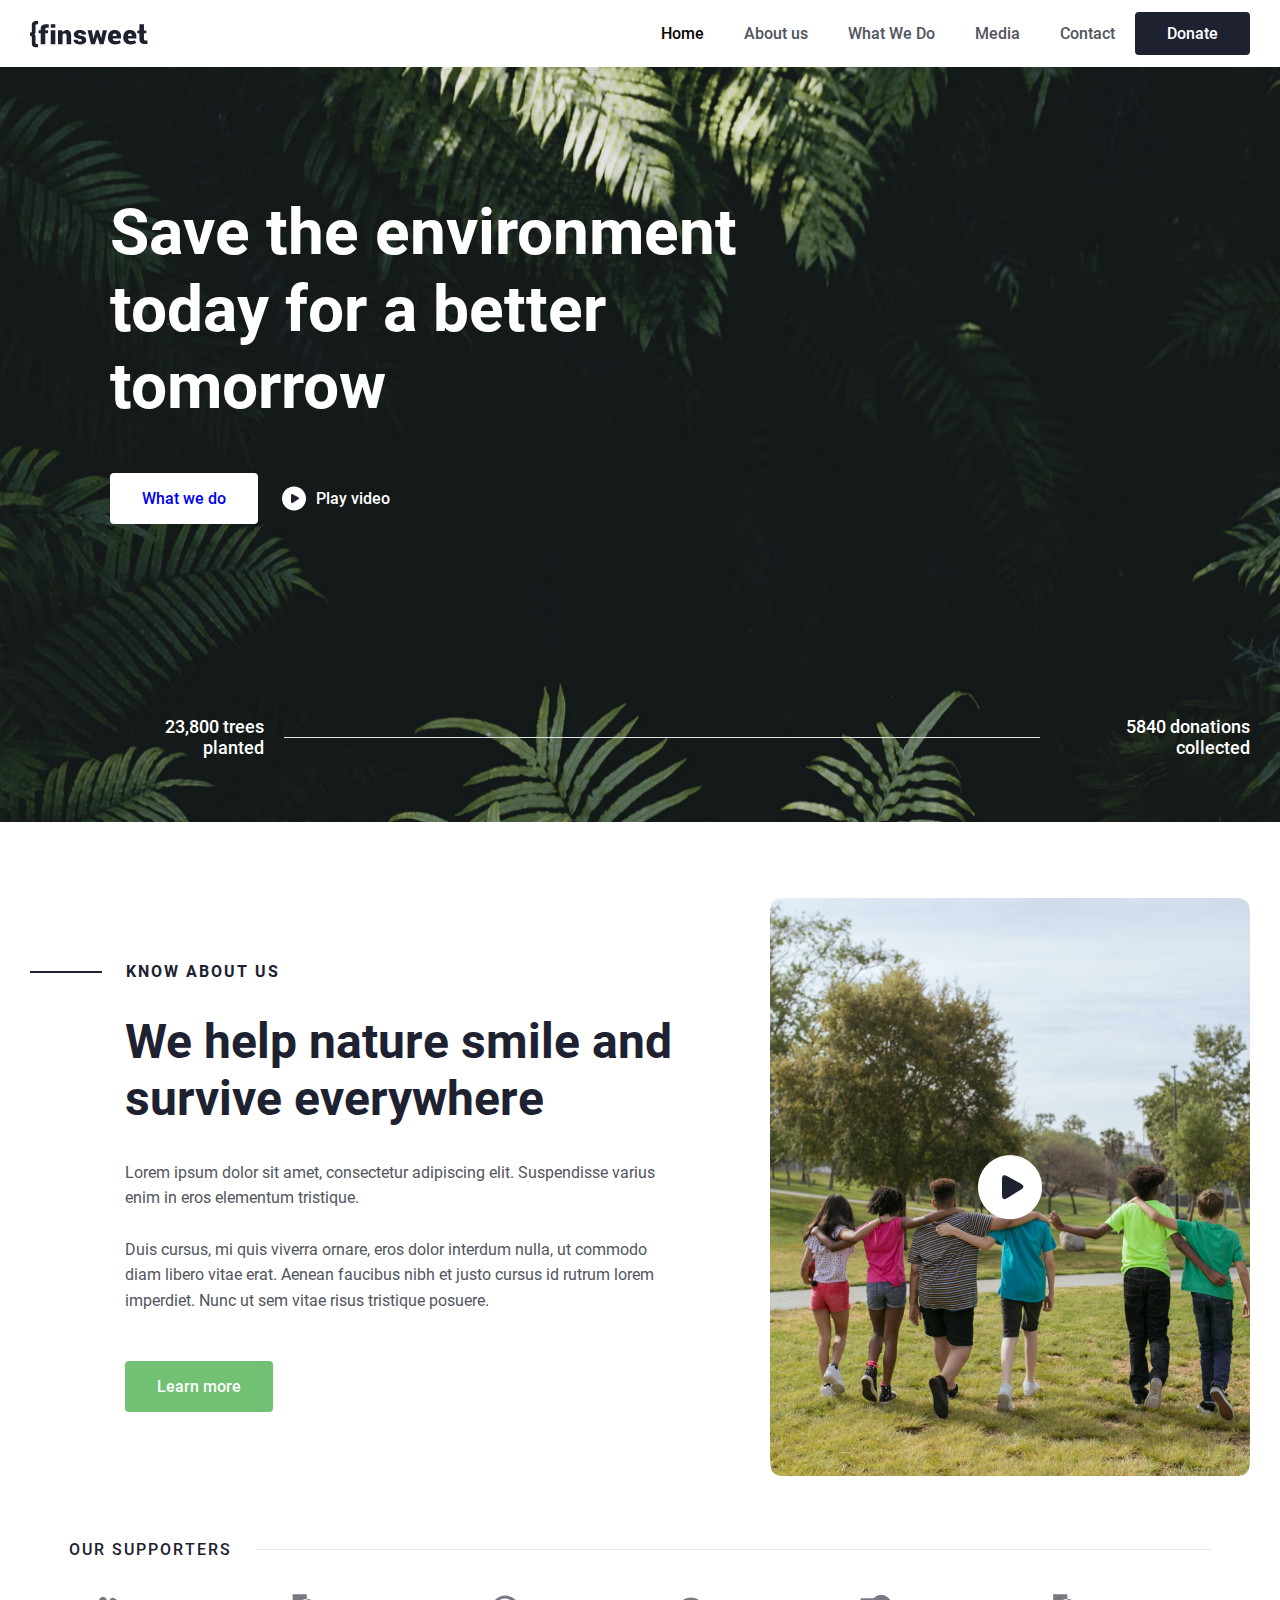
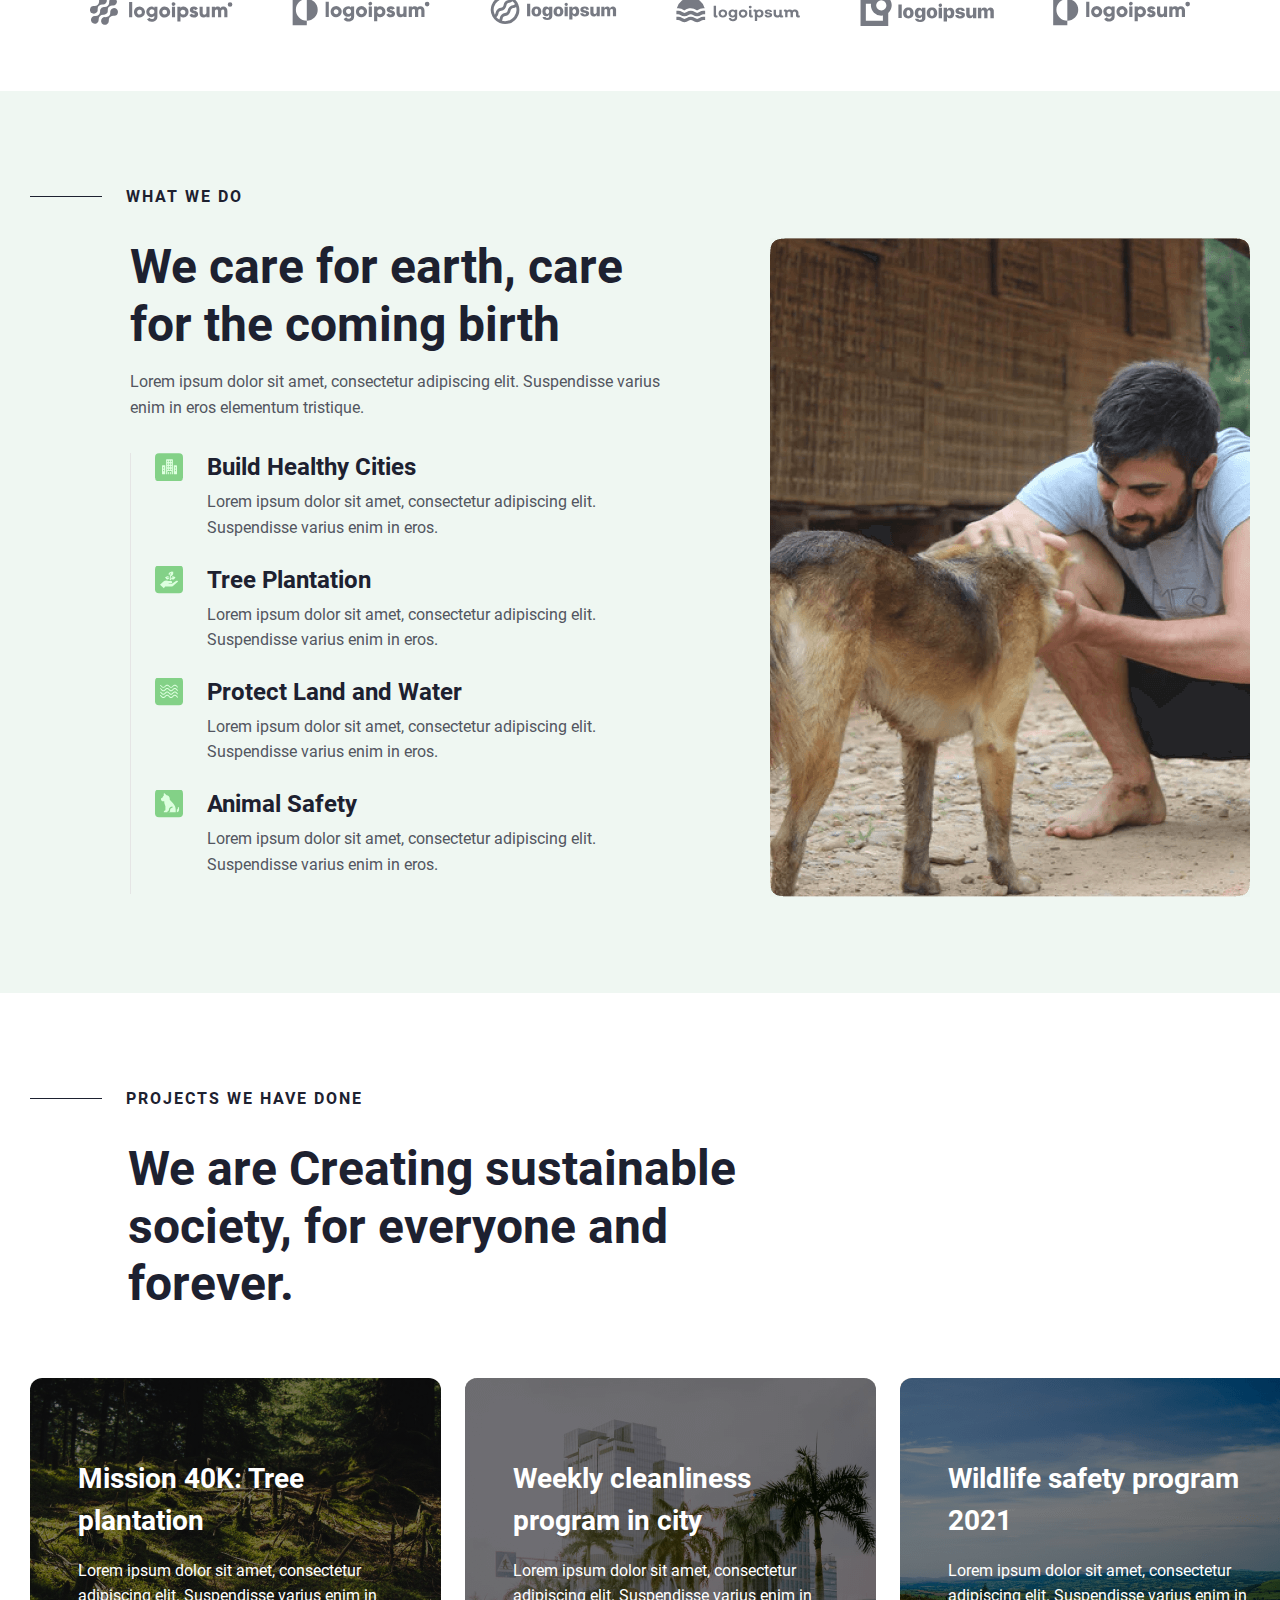
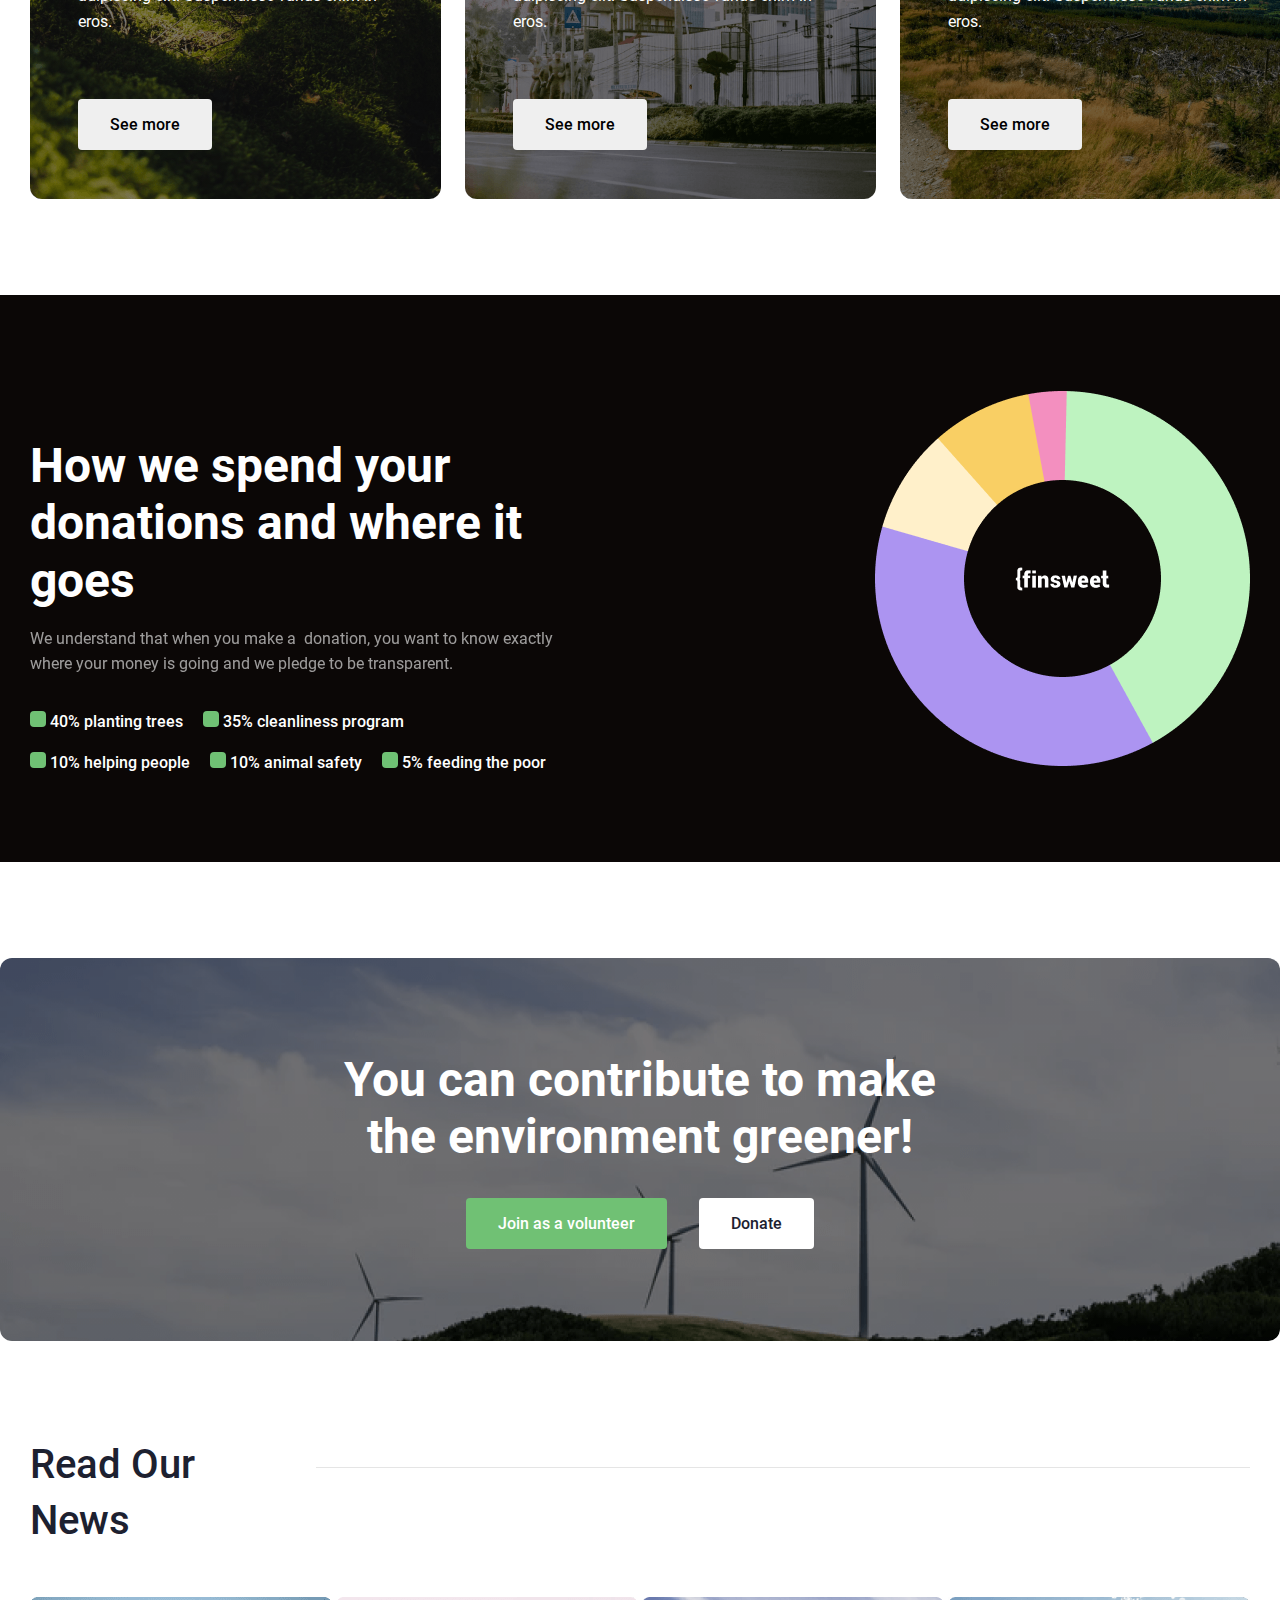
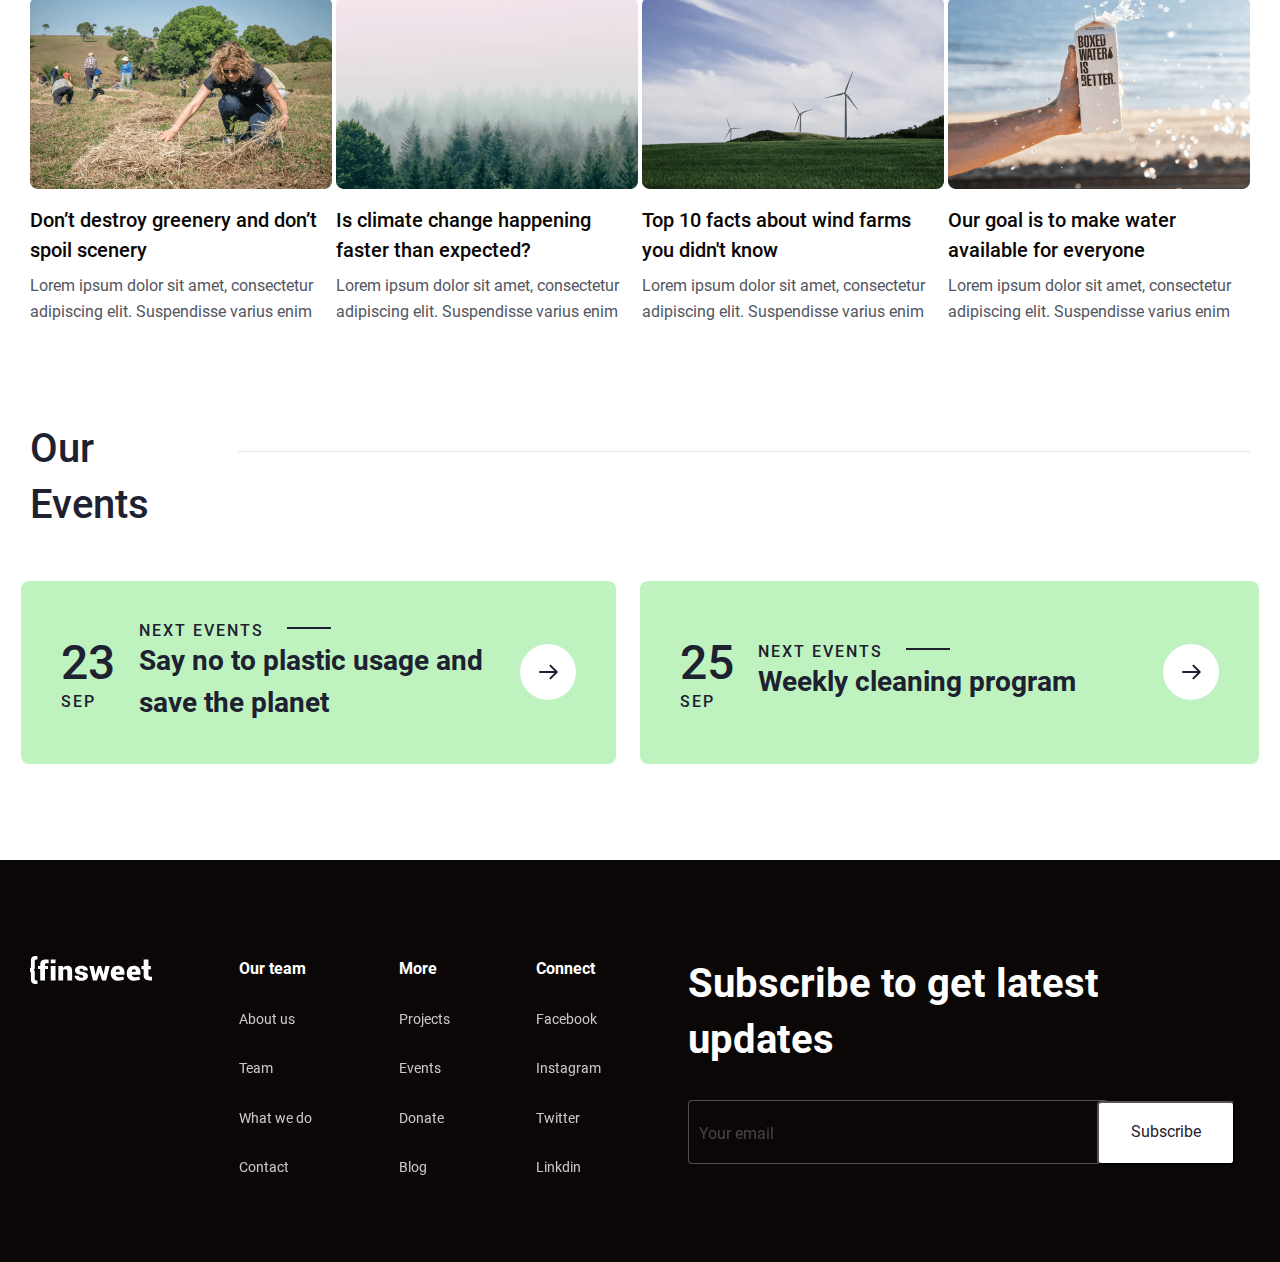
<file: index.html>
<!DOCTYPE html>
<html lang="en">
  <head>
    <meta charset="UTF-8" />
    <meta name="viewport" content="width=device-width, initial-scale=1.0" />
    <title>Client First</title>
    <!-- GLOBAL -->
    <link rel="stylesheet" href="./css/global.css" />
    <!-- HOME -->
    <link rel="stylesheet" href="./css/home.css" />
  </head>
  <body>
    <!-- HEADER START -->
    <header class="header">
      <div class="header__container container">
        <a class="site-logo" href="./index.html">
          <img
            class="site-logo__image"
            src="./images/site-logo.svg"
            alt=""
            weight="122"
            height="28"
          />
        </a>
        <nav class="sitenav">
          <ul class="sitenav__list">
            <li class="sitenav__item">
              <a id="active" class="sitenav-link" href="./index.html">Home</a>
            </li>
            <li class="sitenav__item">
              <a class="sitenav-link" href="./pages/Abot/about.html"
                >About us</a
              >
            </li>
            <li class="sitenav__item">
              <a class="sitenav-link" href="./pages/What We Do/whatwedo.html"
                >What We Do</a
              >
            </li>
            <li class="sitenav__item">
              <a class="sitenav-link" href="./pages/Media/media.html">Media</a>
            </li>
            <li class="sitenav__item">
              <a class="sitenav-link" href="./pages/Contact/contsct.html"
                >Contact</a
              >
            </li>
          </ul>
        </nav>
        <a class="btn btnm navbar-btn" href="./pages/Donate/donate.html"
          >Donate</a
        >
      </div>
    </header>

    <!-- HEADER END -->
    <!-- MAIN START -->
    <main>
      <!-- -----------BG------------- -->
      <section class="bj">
        <div class="bg-container container">
          <h1 class="bg-title">
            Save the environment today for a better tomorrow
          </h1>
          <div class="bg-buttons">
            <div>
              <a class="bg-btn btn" href="./pages/What We Do/whatwedo.html"
                >What we do</a
              >
            </div>
            <div class="play-button">
              <img src="./images/Play icon.svg" alt="" />
              <a class="play" href="#">Play video</a>
            </div>
          </div>
          <div class="bg-stc">
            <p class="bg-p">23,800 trees planted</p>
            <span class="bg-line"></span>
            <p class="bg-p">5840 donations collected</p>
          </div>
        </div>
      </section>

      <!-- ---------------BG END------------- -->

      <!-------------------- Top Row ---------------------->
      <section class="toprow">
        <div class="toprow-container container">
          <div class="toprow__title">
            <div class="toprow__head_title">
              <span class="toprow-line"></span>
              <p class="toprow-head-p">Know About us</p>
            </div>
            <div class="toprow-text">
              <h2 class="toprow__content-title">
                We help nature smile and survive everywhere
              </h2>
              <p class="toprow__content-p">
                Lorem ipsum dolor sit amet, consectetur adipiscing elit.
                Suspendisse varius enim in eros elementum tristique.
                <br />
                <br />
                ‍Duis cursus, mi quis viverra ornare, eros dolor interdum nulla,
                ut commodo diam libero vitae erat. Aenean faucibus nibh et justo
                cursus id rutrum lorem imperdiet. Nunc ut sem vitae risus
                tristique posuere.
              </p>
              <a class="toprow__btn btn" href="#">Learn more</a>
            </div>
          </div>
          <div class="toprow__video">
            <img
              src="./images/toprow-video.png"
              alt=""
              width="480"
              height="578"
            />
          </div>
        </div>
      </section>

      <!------------------Top Row  END--------------------->

      <!-------------------------- Bottom Row--------------------------------------->
      <section class="bottonrow">
        <div class="bottonrow-container container">
          <div class="bottonrow__head-title">
            <p class="bottonrow__head-p">our Supporters</p>
            <span class="bottonrow__line"></span>
          </div>
          <ul class="bottonrow__list">
            <li class="bottonrow__item">
              <img src="./images/bottrow-logo1.svg" alt="" />
            </li>
            <li class="bottonrow__item">
              <img src="./images/bottrow-logo2.svg" alt="" />
            </li>
            <li class="bottonrow__item">
              <img src="./images/bottrow-logo3.svg" alt="" />
            </li>
            <li class="bottonrow__item">
              <img src="./images/bottrow-logo4.svg" alt="" />
            </li>
            <li class="bottonrow__item">
              <img src="./images/bottrow-logo5.svg" alt="" />
            </li>
            <li class="bottonrow__item">
              <img src="./images/bottrow-logo6.svg" alt="" />
            </li>
          </ul>
        </div>
      </section>
      <!---------------------------- Bottom Row End -------------------------------->

      <!-- Function -->
      <section class="function">
        <div class="funtion-container container">
          <div class="function-head-title">
            <span class="function-head-line"></span>
            <p class="function__head-p">What we do</p>
          </div>
          <div class="function-content">
            <div class="function-text">
              <h2 class="funtion-title">
                We care for earth, care for the coming birth
              </h2>
              <p class="funtion-p">
                Lorem ipsum dolor sit amet, consectetur adipiscing elit.
                Suspendisse varius enim in eros elementum tristique.
              </p>
              <div class="func-line-list">
                <sapan class="func-line-he"></sapan>
                <ul class="function-list">
                  <li class="function-item">
                    <div>
                      <img
                        class="func-logo"
                        src="./images/func-icon1.svg"
                        alt=""
                        width="28"
                        height="28"
                      />
                    </div>
                    <div class="func-item-text">
                      <h4 class="func-item-title">
                        <a class="func-item-link" href="#"
                          >Build Healthy Cities</a
                        >
                      </h4>
                      <p class="func-item-p">
                        Lorem ipsum dolor sit amet, consectetur adipiscing elit.
                        Suspendisse varius enim in eros.
                      </p>
                    </div>
                  </li>
                  <li class="function-item">
                    <div>
                      <img
                        class="func-logo"
                        src="./images/func-icon2.svg"
                        alt=""
                        width="28"
                        height="28"
                      />
                    </div>
                    <div class="func-item-text">
                      <h4 class="func-item-title">
                        <a class="func-item-link" href="#">Tree Plantation</a>
                      </h4>
                      <p class="func-item-p">
                        Lorem ipsum dolor sit amet, consectetur adipiscing elit.
                        Suspendisse varius enim in eros.
                      </p>
                    </div>
                  </li>
                  <li class="function-item">
                    <div>
                      <img
                        class="func-logo"
                        src="./images/func-icon3.svg"
                        alt=""
                        width="28"
                        height="28"
                      />
                    </div>
                    <div class="func-item-text">
                      <h4 class="func-item-title">
                        <a class="func-item-link" href="#"
                          >Protect Land and Water</a
                        >
                      </h4>
                      <p class="func-item-p">
                        Lorem ipsum dolor sit amet, consectetur adipiscing elit.
                        Suspendisse varius enim in eros.
                      </p>
                    </div>
                  </li>
                  <li class="function-item">
                    <div>
                      <img
                        class="func-logo"
                        src="./images/func-icon4.svg"
                        alt=""
                        width="28"
                        height="28"
                      />
                    </div>
                    <div class="func-item-text">
                      <h4 class="func-item-title">
                        <a class="func-item-link" href="#">Animal Safety</a>
                      </h4>
                      <p class="func-item-p">
                        Lorem ipsum dolor sit amet, consectetur adipiscing elit.
                        Suspendisse varius enim in eros.
                      </p>
                    </div>
                  </li>
                </ul>
              </div>
            </div>
            <div>
              <img class="funtion-image" src="./images/dog-img.png" alt="" />
            </div>
          </div>
        </div>
      </section>
      <!-- Function end -->

      <!-- Tint -->
      <section class="tint">
        <div class="tint-container container">
          <div class="tint-headline">
            <span class="tint-headline__line"></span>
            <p class="headline__p">Projects we have done</p>
          </div>
          <h2 class="tint-head-title">
            We are Creating sustainable society, for everyone and forever.
          </h2>
          <div class="tint-content">
            <div class="tint-cart juigli">
              <h2 class="cart-title">Mission 40K: Tree plantation</h2>
              <p class="cart-p">
                Lorem ipsum dolor sit amet, consectetur adipiscing elit.
                Suspendisse varius enim in eros.
              </p>
              <a href="#"><button class="btn tint-btn">See more</button></a>
            </div>
            <div class="tint-cart palm">
              <h2 class="cart-title">Weekly cleanliness program in city</h2>
              <p class="cart-p">
                Lorem ipsum dolor sit amet, consectetur adipiscing elit.
                Suspendisse varius enim in eros.
              </p>
              <a href="./pages/projectReadMore/promore.html"
                ><button class="btn tint-btn">See more</button></a
              >
            </div>
            <div class="tint-cart desert">
              <h2 class="cart-title">Wildlife safety program 2021</h2>
              <p class="cart-p">
                Lorem ipsum dolor sit amet, consectetur adipiscing elit.
                Suspendisse varius enim in eros.
              </p>
              <a href="#"><button class="btn tint-btn">See more</button></a>
            </div>
          </div>
        </div>
      </section>
      <!-- Tint end -->

      <!-- Chart -->

      <section class="chart">
        <div class="chart-container container">
          <div class="chart-text">
            <h2 class="chart-title">
              How we spend your donations and where it goes
            </h2>
            <p class="chart-p">
              We understand that when you make a  donation, you want to know
              exactly where your money is going and we pledge to be transparent.
            </p>
            <ul class="chart-list">
              <li class="chart-item">
                <span class="chart-color-box"></span> 40% planting trees
              </li>
              <li class="chart-item">
                <span class="chart-color-box"></span> 35% cleanliness program
              </li>
              <li class="chart-item">
                <span class="chart-color-box"></span> 10% helping people
              </li>
              <li class="chart-item">
                <span class="chart-color-box"></span> 10% animal safety
              </li>
              <li class="chart-item">
                <span class="chart-color-box"></span> 5% feeding the poor
              </li>
            </ul>
          </div>
          <img
            class="chart-img"
            src="./images/Chart-img.png"
            alt=""
            width="375"
            height="375"
          />
        </div>
      </section>

      <!-- Chart End -->

      <!-- CTA -->
      <section class="cta">
        <div class="cta-container container">
          <h2 class="cta-title">
            You can contribute to make the environment greener!
          </h2>
          <div class="cta-buttons">
            <a class="btn cta-btn" href="#">Join as a volunteer</a>
            <a class="btn primary-btn" href="./pages/Donate/donate.html"
              >Donate</a
            >
          </div>
        </div>
      </section>

      <!-- BLOG -->
      <section class="blog">
        <div class="blog-container container">
          <div class="blog-head-title">
            <h2 class="head-title">Read Our News</h2>
            <span class="head-line"></span>
          </div>
          <div class="blog-content">
            <div class="blog-card">
              <img
                class="blog-card__img"
                src="./images/bloc-img1.png"
                alt=""
                width="302"
                height="192"
              />
              <div class="blog-titles">
                <a class="blog-card__link" href="#"
                  >Don’t destroy greenery and don’t spoil scenery</a
                >
                <p class="blog-p">
                  Lorem ipsum dolor sit amet, consectetur adipiscing elit.
                  Suspendisse varius enim
                </p>
              </div>
            </div>
            <div class="blog-card">
              <img
                class="blog-card__img"
                src="./images/bloc-img2.png"
                alt=""
                width="302"
                height="192"
              />
              <div class="blog-titles">
                <a
                  class="blog-card__link"
                  href="./pages/blogpost/blogpost.html"
                >
                  Is climate change happening faster than expected?</a
                >
                <p class="blog-p">
                  Lorem ipsum dolor sit amet, consectetur adipiscing elit.
                  Suspendisse varius enim
                </p>
              </div>
            </div>
            <div class="blog-card">
              <img
                class="blog-card__img"
                src="./images/bloc-img3.png"
                alt=""
                width="302"
                height="192"
              />
              <div class="blog-titles">
                <a class="blog-card__link" href="#"
                  >Top 10 facts about wind farms you didn't know</a
                >
                <p class="blog-p">
                  Lorem ipsum dolor sit amet, consectetur adipiscing elit.
                  Suspendisse varius enim
                </p>
              </div>
            </div>
            <div class="blog-card">
              <img
                class="blog-card__img"
                src="./images/bloc-img4.png"
                alt=""
                width="302"
                height="192"
              />
              <div class="blog-titles">
                <a class="blog-card__link" href="#"
                  >Our goal is to make water available for everyone</a
                >
                <p class="blog-p">
                  Lorem ipsum dolor sit amet, consectetur adipiscing elit.
                  Suspendisse varius enim
                </p>
              </div>
            </div>
          </div>
        </div>
      </section>
      <!-- BLOG END -->

      <!-- EVENTS -->
      <section class="events">
        <div class="events-container container">
          <div class="events-head-titles">
            <h2 class="events-title">Our Events</h2>
            <span class="events-line"></span>
          </div>
          <div class="events-content">
            <div class="events-card">
              <div class="events-date">
                <h2 class="date-title">23</h2>
                <p class="date-p">SEP</p>
              </div>
              <div class="nextitle">
                <div class="nextline">
                  <h4 class="next">Next Events</h4>
                  <span class="line"></span>
                </div>
                <h3 class="events-next-title">
                  Say no to plastic usage and save the planet
                </h3>
              </div>
              <a href="#"
                ><img
                  src="./images/event-icon.svg"
                  alt=""
                  width="56"
                  height="56"
              /></a>
            </div>

            <div class="events-card">
              <div class="events-date">
                <h2 class="date-title">25</h2>
                <p class="date-p">SEP</p>
              </div>
              <div class="nextitle">
                <div class="nextline">
                  <h4 class="next">Next Events</h4>
                  <span class="line"></span>
                </div>
                <h3 class="events-next-title">Weekly cleaning program</h3>
              </div>
              <a class="events-btn" href="./pages/projectReadMore/promore.html"
                ><img
                  src="./images/event-icon.svg"
                  alt=""
                  width="56"
                  height="56"
              /></a>
            </div>
          </div>
        </div>
      </section>
    </main>
    <!-- MAIN END -->
    <!-- FOOTER START -->
    <footer class="footer">
      <div class="footer-container container">
        <a class="footer-logo" href="./index.html"
          ><img
            class="footer-logo-img"
            src="./images/footer-logo-img.svg"
            alt=""
            width="122"
            height="28"
          />
        </a>
        <div class="footer-list__items">
          <ul class="fotter__list">
            <li class="footer__item footer__item-title">Our team</li>
            <li class="footer__item">
              <a class="footer__link" href="./pages/Abot/about.html"
                >About us</a
              >
            </li>
            <li class="footer__item">
              <a class="footer__link" href="#">Team</a>
            </li>
            <li class="footer__item">
              <a class="footer__link" href="./pages/What We Do/whatwedo.html"
                >What we do</a
              >
            </li>
            <li class="footer__item">
              <a class="footer__link" href="./pages/Contact/contsct.html"
                >Contact</a
              >
            </li>
          </ul>
        </div>
        <div class="footer-list__items">
          <ul class="fotter__list">
            <li class="footer-item footer__item-title">More</li>
            <li class="footer-item">
              <a
                class="footer__link"
                href="./pages/projectReadMore/promore.html"
                >Projects</a
              >
            </li>
            <li class="footer-item">
              <a class="footer__link" href="#">Events</a>
            </li>
            <li class="footer-item">
              <a class="footer__link" href="./pages/Donate/donate.html"
                >Donate</a
              >
            </li>
            <li class="footer-item">
              <a class="footer__link" href="./pages/blogpost/blogpost.html"
                >Blog</a
              >
            </li>
          </ul>
        </div>
        <div class="footer-list__items">
          <ul class="fotter__list">
            <li class="footer-item footer__item-title">Connect</li>
            <li class="footer-item">
              <a class="footer__link" href="#">Facebook</a>
            </li>
            <li class="footer-item">
              <a class="footer__link" href="#">Instagram</a>
            </li>
            <li class="footer-item">
              <a class="footer__link" href="#">Twitter</a>
            </li>
            <li class="footer-item">
              <a class="footer__link" href="#">Linkdin</a>
            </li>
          </ul>
        </div>
        <div class="form">
          <h1 class="footer__foorm-title">Subscribe to get latest updates</h1>
          <div class="adress">
            <input type="email" name="email" placeholder="Your email" />
            <button class="primary-btn footer-btn">Subscribe</button>
          </div>
        </div>
      </div>
    </footer>
    <!-- FOOTER END -->
  </body>
</html>
</file>
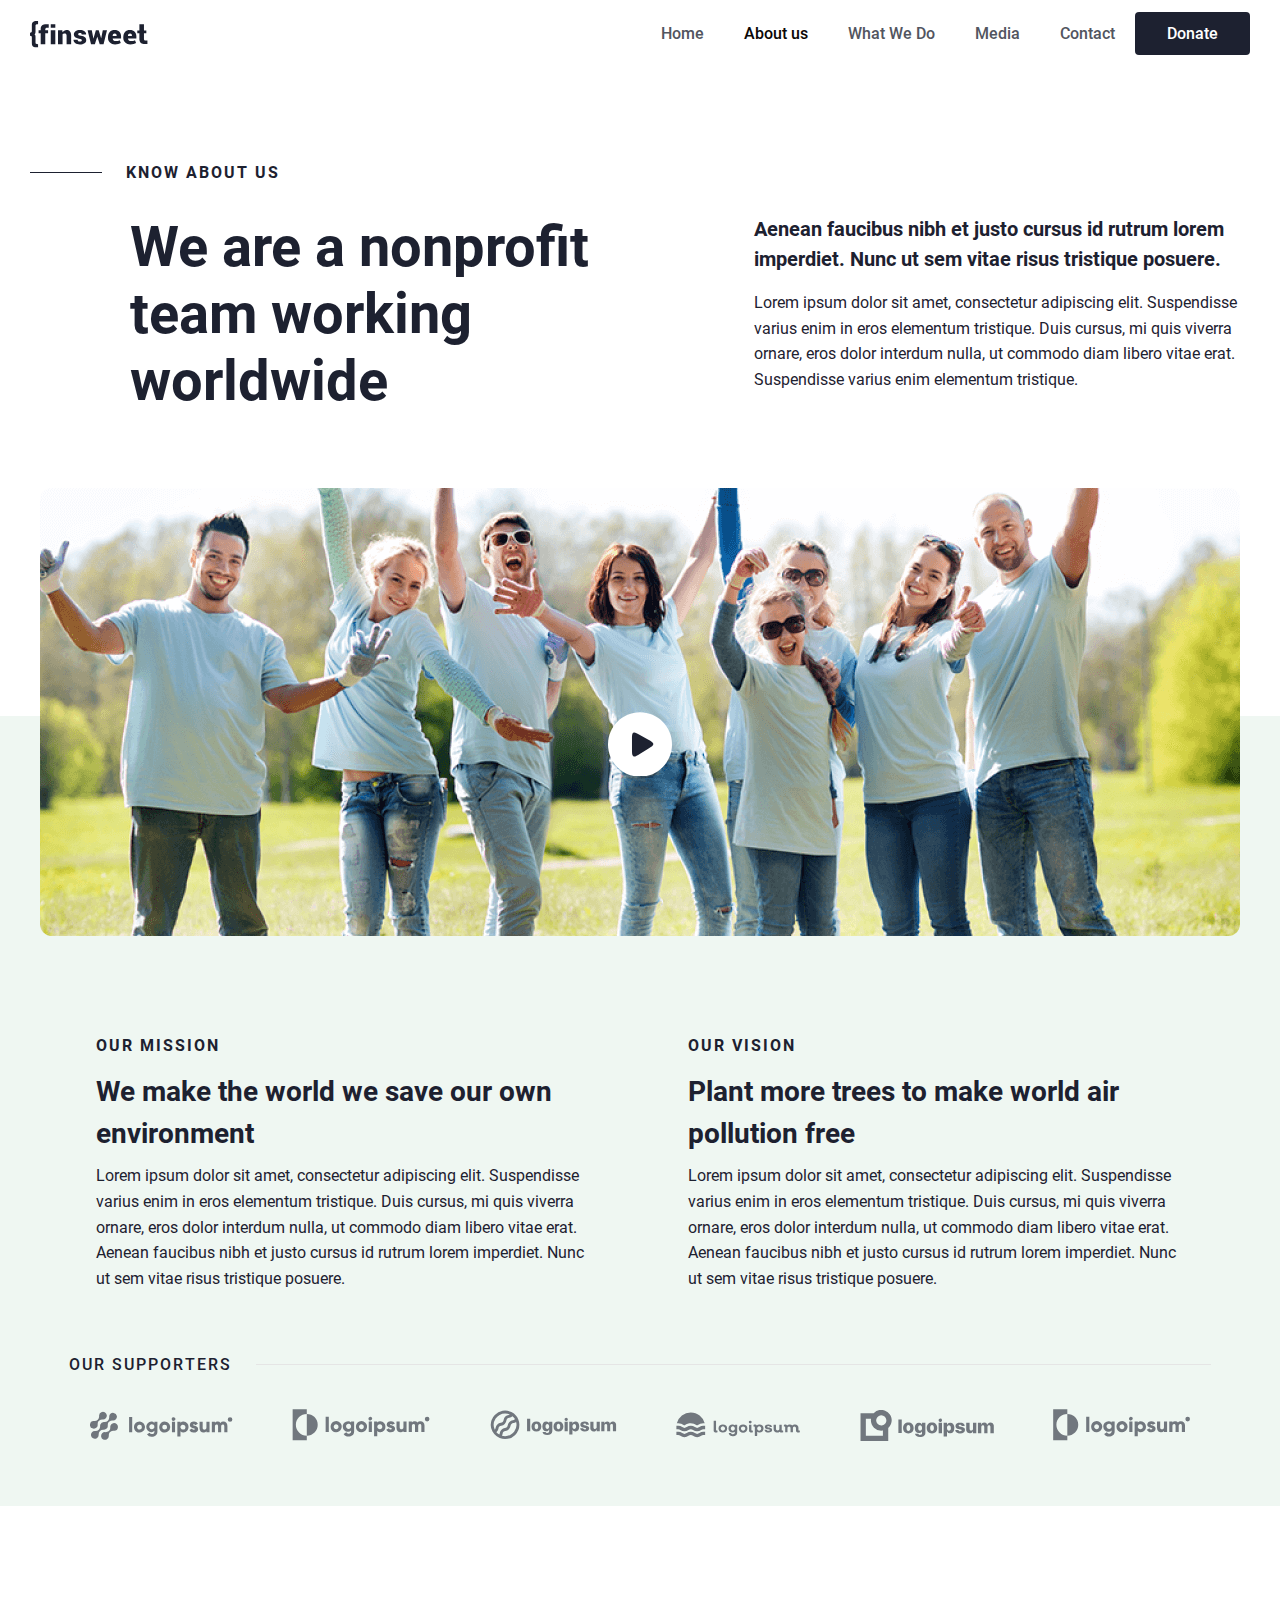
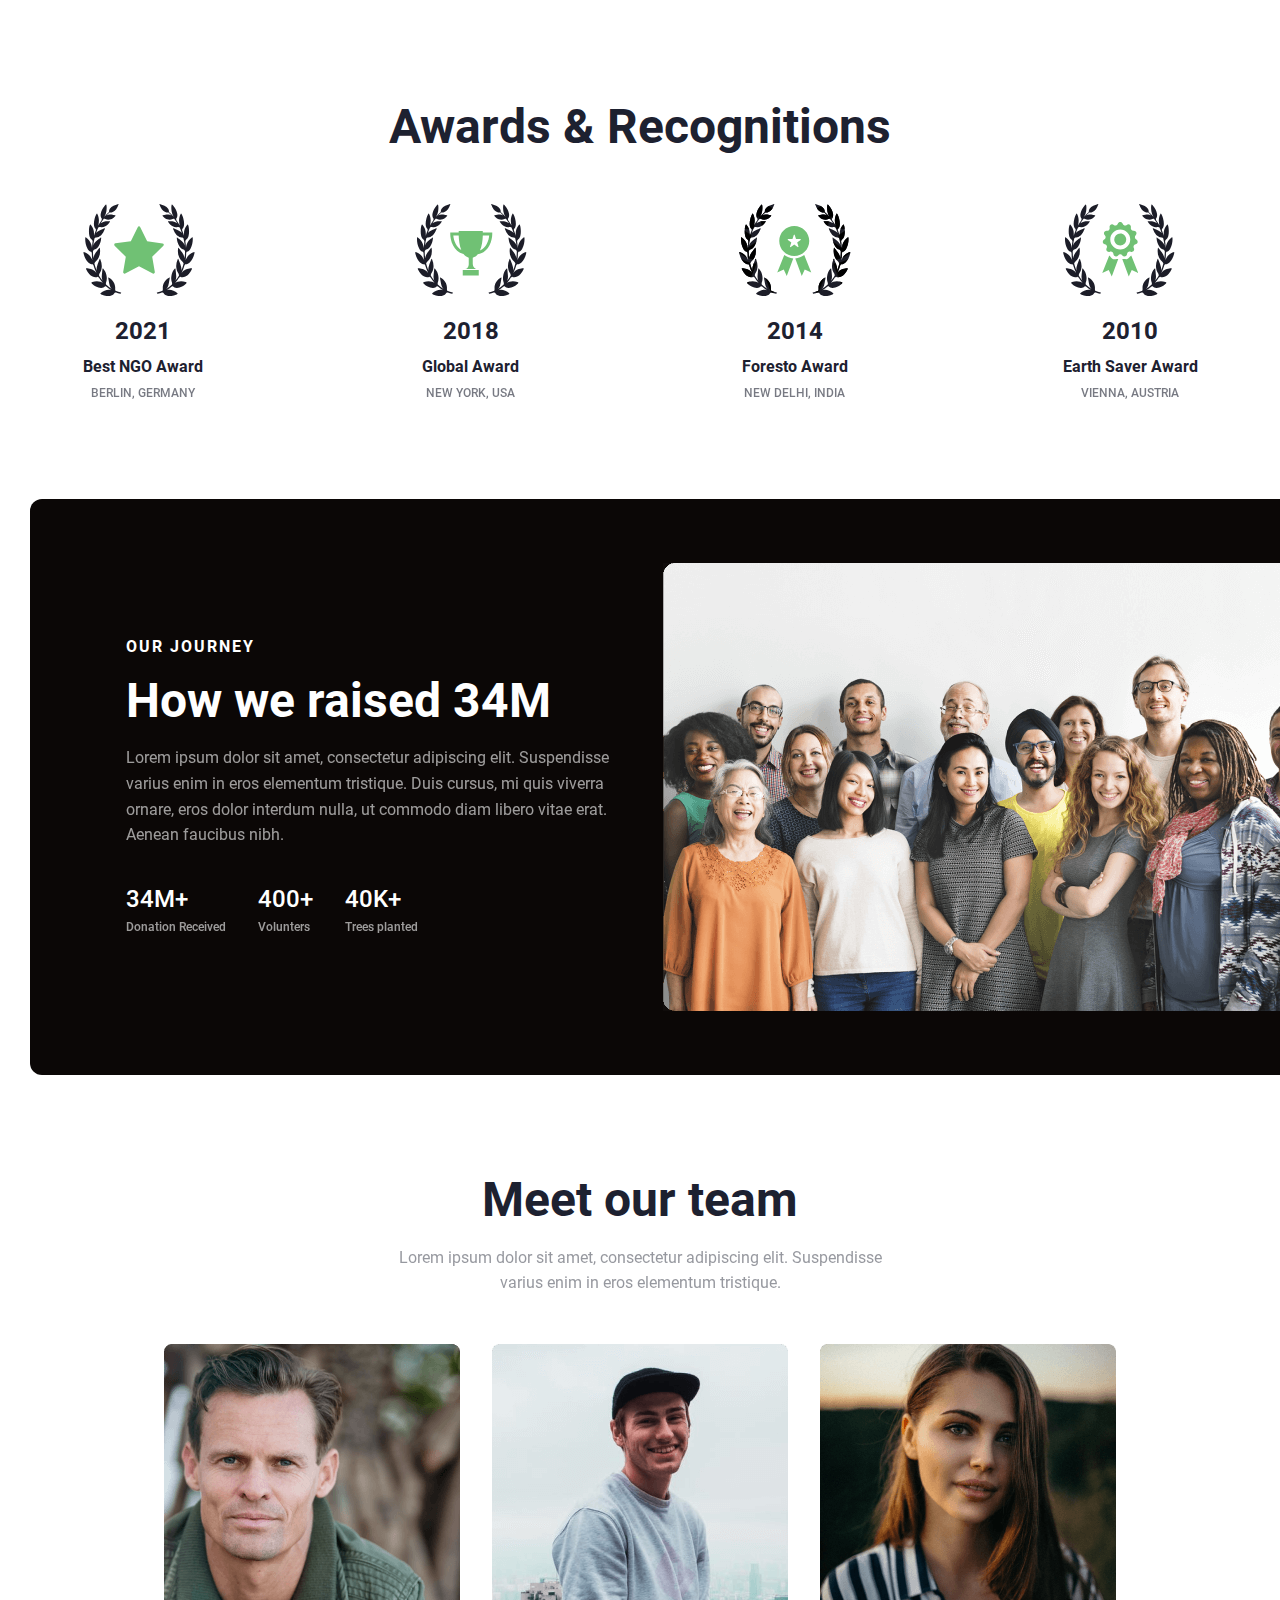
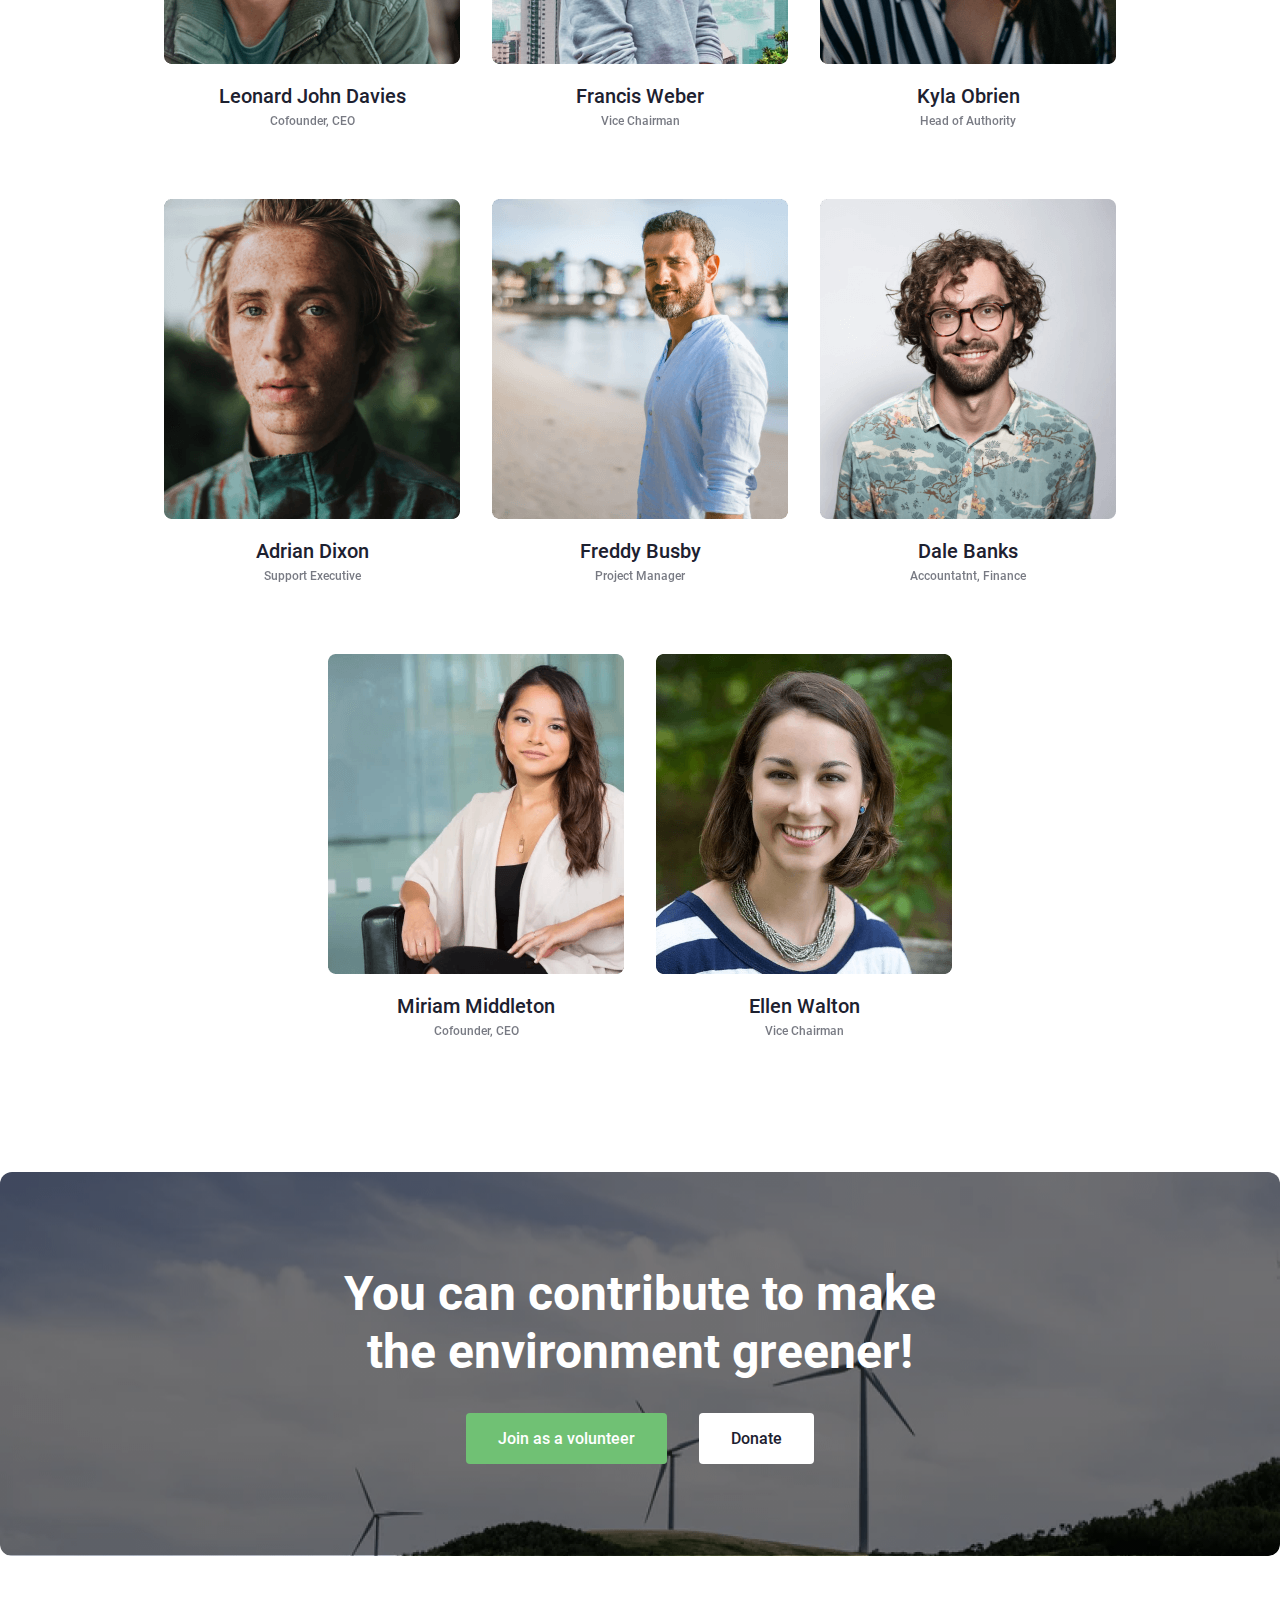
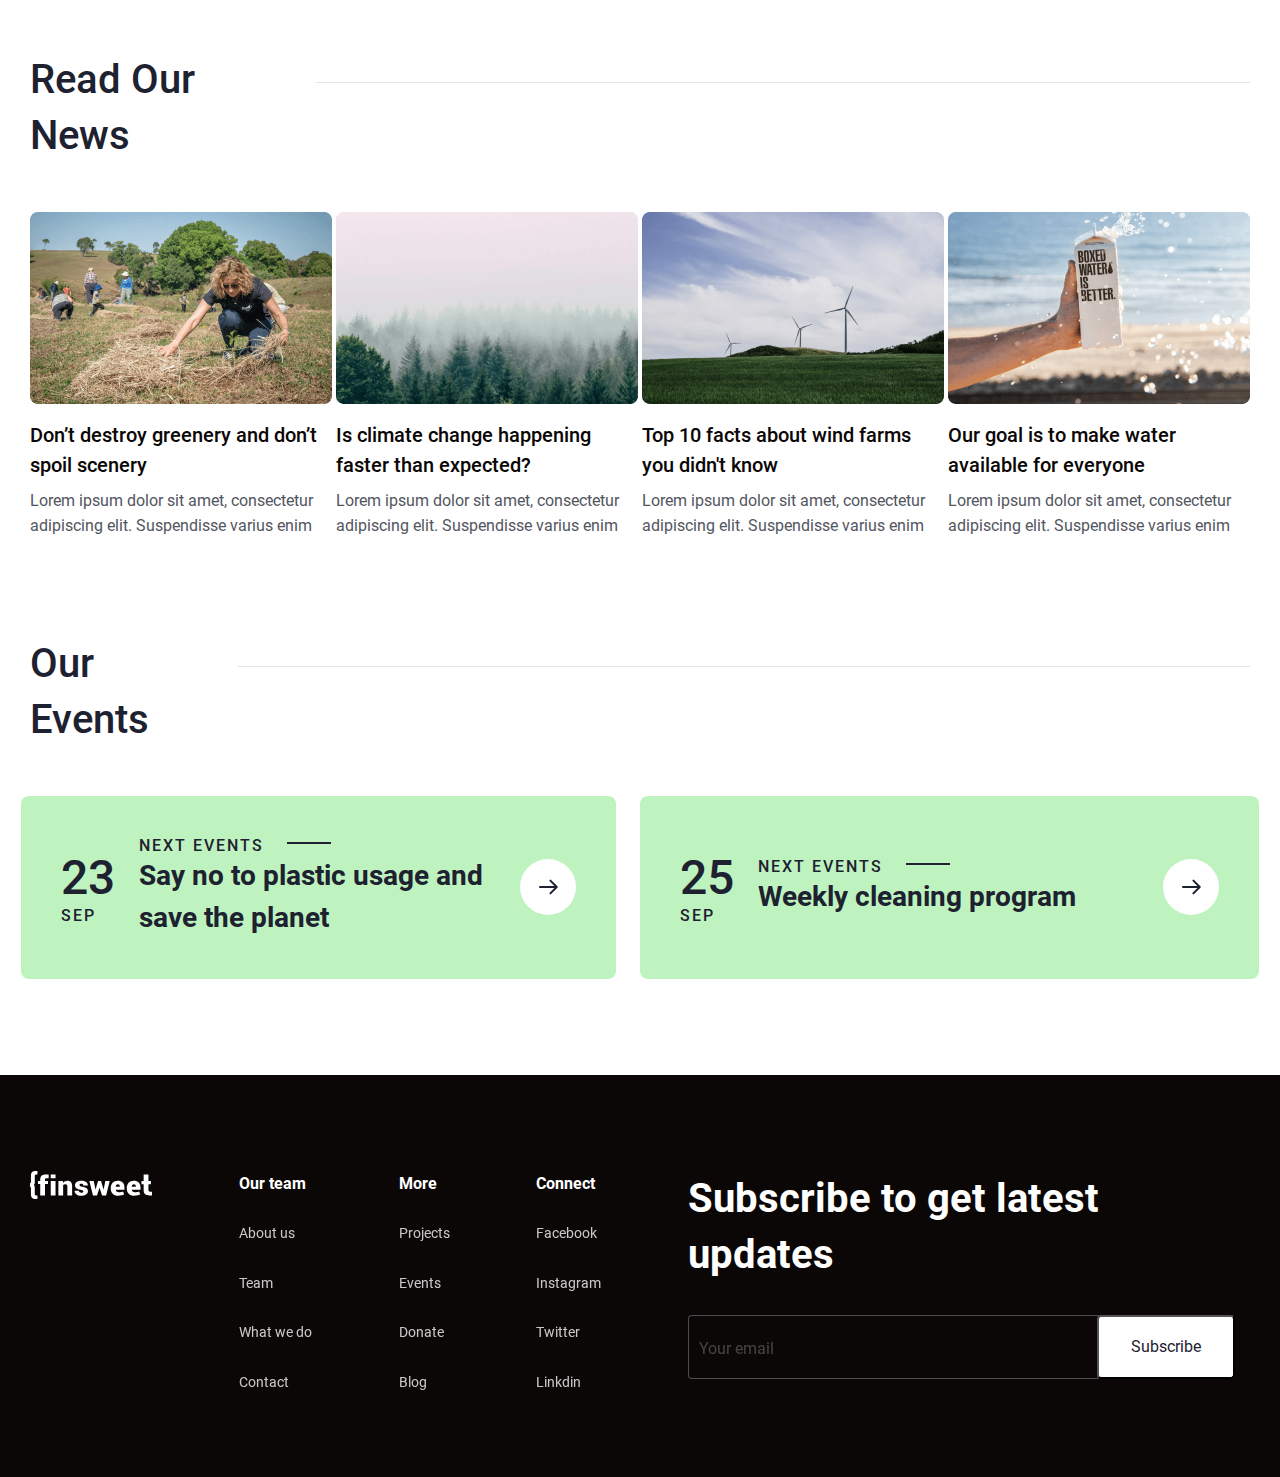
<file: pages/Abot/about.html>
<!DOCTYPE html>
<html lang="en">
  <head>
    <meta charset="UTF-8" />
    <meta name="viewport" content="width=device-width, initial-scale=1.0" />
    <title>Client First | About</title>
    <link rel="stylesheet" href="./about.css" />
    <link
      rel="stylesheet"
      href="https://cdnjs.cloudflare.com/ajax/libs/font-awesome/6.4.2/css/all.min.css"
      integrity="sha512-z3gLpd7yknf1YoNbCzqRKc4qyor8gaKU1qmn+CShxbuBusANI9QpRohGBreCFkKxLhei6S9CQXFEbbKuqLg0DA=="
      crossorigin="anonymous"
      referrerpolicy="no-referrer"
    />
    <!-- GLOBAL -->
    <link rel="stylesheet" href="../../css/global.css" />
    <!-- HOME -->
    <!-- <link rel="stylesheet" href="./css/home.css" /> -->
  </head>
  <body>
    <!-- HEADER START -->
    <header class="header">
      <div class="header__container container">
        <a class="site-logo" href="../../index.html">
          <img
            class="site-logo__image"
            src="../../images/site-logo.svg"
            alt=""
            weight="122"
            height="28"
          />
        </a>
        <nav class="sitenav">
          <ul class="sitenav__list">
            <li class="sitenav__item">
              <a class="sitenav-link" href="../../index.html">Home</a>
            </li>
            <li class="sitenav__item">
              <a id="active" class="sitenav-link" href="#">About us</a>
            </li>
            <li class="sitenav__item">
              <a class="sitenav-link" href="../What We Do/whatwedo.html"
                >What We Do</a
              >
            </li>
            <li class="sitenav__item">
              <a class="sitenav-link" href="../Media/media.html">Media</a>
            </li>
            <li class="sitenav__item">
              <a class="sitenav-link" href="../Contact/contsct.html">Contact</a>
            </li>
          </ul>
        </nav>
        <a class="btn btnm navbar-btn" href="../Donate/donate.html">Donate</a>
      </div>
    </header>

    <!-- HEADER END -->
    <!-- MAIN START -->
    <main>
      <!-- about header  -->

      <section class="abthead">
        <div class="abthead-container container">
          <div class="head-text">
            <span class="abt-head-line"></span>
            <p class="abt-head-p">Know about us</p>
          </div>
          <div class="abt-head-text">
            <h2 class="abt-head-title">
              We are a nonprofit team working worldwide
            </h2>
            <div class="abthead-p">
              <p class="abt-head-pa">
                Aenean faucibus nibh et justo cursus id rutrum lorem imperdiet.
                Nunc ut sem vitae risus tristique posuere.
              </p>
              <p class="abt-head-pp">
                Lorem ipsum dolor sit amet, consectetur adipiscing elit.
                Suspendisse varius enim in eros elementum tristique. Duis
                cursus, mi quis viverra ornare, eros dolor interdum nulla, ut
                commodo diam libero vitae erat. Suspendisse varius enim
                elementum tristique.
              </p>
            </div>
          </div>
        </div>
      </section>
      <!-- VIDEO IMG -->
      <section class="about-video">
        <div class="about-vide-container container">
          <div class="video-img">
            <img
              class="play-icon"
              src="../../images/Play icon.svg"
              alt=""
              width="64"
              height="64"
            />
          </div>
        </div>
      </section>
      <!-- VIDEO IMG END -->

      <!-- RECTANGLE -->

      <section class="rectangle">
        <div class="rectangle-container container">
          <ul class="rectangle-list">
            <li class="rectangle-item">
              <p class="rectangle-item-p">our mission</p>
              <h3 class="rectangle-item-title">
                We make the world we save our own environment
              </h3>
              <p class="rectangle-item-pp">
                Lorem ipsum dolor sit amet, consectetur adipiscing elit.
                Suspendisse varius enim in eros elementum tristique. Duis
                cursus, mi quis viverra ornare, eros dolor interdum nulla, ut
                commodo diam libero vitae erat. Aenean faucibus nibh et justo
                cursus id rutrum lorem imperdiet. Nunc ut sem vitae risus
                tristique posuere.
              </p>
            </li>
            <li class="rectangle-item">
              <p class="rectangle-item-p">our Vision</p>
              <h3 class="rectangle-item-title">
                Plant more trees to make world air pollution free
              </h3>
              <p class="rectangle-item-pp">
                Lorem ipsum dolor sit amet, consectetur adipiscing elit.
                Suspendisse varius enim in eros elementum tristique. Duis
                cursus, mi quis viverra ornare, eros dolor interdum nulla, ut
                commodo diam libero vitae erat. Aenean faucibus nibh et justo
                cursus id rutrum lorem imperdiet. Nunc ut sem vitae risus
                tristique posuere.
              </p>
            </li>
          </ul>
          <div class="bottonrow__head-title">
            <p class="bottonrow__head-p">our Supporters</p>
            <span class="bottonrow__line"></span>
          </div>
          <ul class="bottonrow__list">
            <li class="bottonrow__item">
              <img src="../../images/bottrow-logo1.svg" alt="" />
            </li>
            <li class="bottonrow__item">
              <img src="../../images/bottrow-logo2.svg" alt="" />
            </li>
            <li class="bottonrow__item">
              <img src="../../images/bottrow-logo3.svg" alt="" />
            </li>
            <li class="bottonrow__item">
              <img src="../../images/bottrow-logo4.svg" alt="" />
            </li>
            <li class="bottonrow__item">
              <img src="../../images/bottrow-logo5.svg" alt="" />
            </li>
            <li class="bottonrow__item">
              <img src="../../images/bottrow-logo6.svg" alt="" />
            </li>
          </ul>
        </div>
      </section>

      <!-- RECTANGLE END -->

      <!-- AWARDS -->

      <section class="awards">
        <div class="awards-container container">
          <h2 class="awards-title">Awards & Recognitions</h2>
          <ul class="awards-list">
            <li class="awards-item">
              <img src="../../images/Award-badge1.svg" alt="" />
              <h4 class="awards-item-tile">2021</h4>
              <p class="awards-item-p">Best NGO Award</p>
              <p class="awards-item-pp">Berlin, Germany</p>
            </li>
            <li class="awards-item">
              <img src="../../images/Award-badge2.svg" alt="" />
              <h4 class="awards-item-tile">2018</h4>
              <p class="awards-item-p">Global Award</p>
              <p class="awards-item-pp">New York, USA</p>
            </li>
            <li class="awards-item">
              <img src="../../images/Award-badge3.svg" alt="" />
              <h4 class="awards-item-tile">2014</h4>
              <p class="awards-item-p">Foresto Award</p>
              <p class="awards-item-pp">New Delhi, India</p>
            </li>
            <li class="awards-item">
              <img src="../../images/Award-badge4.svg" alt="" />
              <h4 class="awards-item-tile">2010</h4>
              <p class="awards-item-p">Earth Saver Award</p>
              <p class="awards-item-pp">Vienna, Austria</p>
            </li>
          </ul>
        </div>
      </section>

      <!-- AWARDS END -->

      <!-- ABAUT BG -->

      <section class="abaut-bg">
        <div class="abaut-bg-container container">
          <div class="abaut-bg-content">
            <div class="abaut-bg-text">
              <p class="abaut-bg-p">OUR JOURNEY</p>
              <h2 class="abaut-bg-title">How we raised 34M</h2>
              <p class="abaut-bg-pp">
                Lorem ipsum dolor sit amet, consectetur adipiscing elit.
                Suspendisse varius enim in eros elementum tristique. Duis
                cursus, mi quis viverra ornare, eros dolor interdum nulla, ut
                commodo diam libero vitae erat. Aenean faucibus nibh.
              </p>
              <ul class="abaut-bg-list">
                <li class="abaut-bg-item">
                  <h3 class="abaut-item-title">34M+</h3>
                  <p class="ebaut-item-p">Donation Received</p>
                </li>
                <li class="abaut-bg-item">
                  <h3 class="abaut-item-title">400+</h3>
                  <p class="ebaut-item-p">Volunters</p>
                </li>
                <li class="abaut-bg-item">
                  <h3 class="abaut-item-title">40K+</h3>
                  <p class="ebaut-item-p">Trees planted</p>
                </li>
              </ul>
            </div>
            <img
              class="abaut-bg-img"
              src="../../images/abaut-bg-img.png"
              alt=""
              width="647"
              height="448"
            />
          </div>
        </div>
      </section>

      <!-- ABAUT BG END  -->

      <!-- OUR  -->

      <section class="our">
        <div class="our-container container">
          <div class="our-head-text">
            <h2 class="our-title">Meet our team</h2>
            <p class="our-p">
              Lorem ipsum dolor sit amet, consectetur adipiscing elit.
              Suspendisse <br />
              varius enim in eros elementum tristique.
            </p>
          </div>
          <ul class="our-list">
            <li class="our-item">
              <img
                class="our-item-img"
                src="../../images/our-img1.png"
                alt=""
                width="296"
                height="320"
              />
              <h4 class="our-item-title">Leonard John Davies</h4>
              <p class="our-item-p">Cofounder, CEO</p>
              <ul class="our-item-list">
                <li class="our-item-list-item">
                  <a class="our-item-link" href="#"
                    ><i class="fa-brands fa-facebook"></i
                  ></a>
                </li>
                <li class="our-item-list-item">
                  <a class="our-item-link" href="#"
                    ><i class="fa-brands fa-twitter"></i
                  ></a>
                </li>
                <li class="our-item-list-item">
                  <a class="our-item-link" href="#"
                    ><i class="fa-brands fa-linkedin"></i
                  ></a>
                </li>
              </ul>
            </li>
            <li class="our-item">
              <img
                class="our-item-img"
                src="../../images/our-img2.png"
                alt=""
                width="296"
                height="320"
              />
              <h4 class="our-item-title">Francis Weber</h4>
              <p class="our-item-p">Vice Chairman</p>
              <ul class="our-item-list">
                <li class="our-item-list-item">
                  <a class="our-item-link" href="#"
                    ><i class="fa-brands fa-facebook"></i
                  ></a>
                </li>
                <li class="our-item-list-item">
                  <a class="our-item-link" href="#"
                    ><i class="fa-brands fa-twitter"></i
                  ></a>
                </li>
                <li class="our-item-list-item">
                  <a class="our-item-link" href="#"
                    ><i class="fa-brands fa-linkedin"></i
                  ></a>
                </li>
              </ul>
            </li>
            <li class="our-item">
              <img
                class="our-item-img"
                src="../../images/our-img3.png"
                alt=""
                width="296"
                height="320"
              />
              <h4 class="our-item-title">Kyla Obrien</h4>
              <p class="our-item-p">Head of Authority</p>
              <ul class="our-item-list">
                <li class="our-item-list-item">
                  <a class="our-item-link" href="#"
                    ><i class="fa-brands fa-facebook"></i
                  ></a>
                </li>
                <li class="our-item-list-item">
                  <a class="our-item-link" href="#"
                    ><i class="fa-brands fa-twitter"></i
                  ></a>
                </li>
                <li class="our-item-list-item">
                  <a class="our-item-link" href="#"
                    ><i class="fa-brands fa-linkedin"></i
                  ></a>
                </li>
              </ul>
            </li>
            <li class="our-item">
              <img
                class="our-item-img"
                src="../../images/our-img4.png"
                alt=""
                width="296"
                height="320"
              />
              <h4 class="our-item-title">Adrian Dixon</h4>
              <p class="our-item-p">Support Executive</p>
              <ul class="our-item-list">
                <li class="our-item-list-item">
                  <a class="our-item-link" href="#"
                    ><i class="fa-brands fa-facebook"></i
                  ></a>
                </li>
                <li class="our-item-list-item">
                  <a class="our-item-link" href="#"
                    ><i class="fa-brands fa-twitter"></i
                  ></a>
                </li>
                <li class="our-item-list-item">
                  <a class="our-item-link" href="#"
                    ><i class="fa-brands fa-linkedin"></i
                  ></a>
                </li>
              </ul>
            </li>
            <li class="our-item">
              <img
                class="our-item-img"
                src="../../images/our-img5.png"
                alt=""
                width="296"
                height="320"
              />
              <h4 class="our-item-title">Freddy Busby</h4>
              <p class="our-item-p">Project Manager</p>
              <ul class="our-item-list">
                <li class="our-item-list-item">
                  <a class="our-item-link" href="#"
                    ><i class="fa-brands fa-facebook"></i
                  ></a>
                </li>
                <li class="our-item-list-item">
                  <a class="our-item-link" href="#"
                    ><i class="fa-brands fa-twitter"></i
                  ></a>
                </li>
                <li class="our-item-list-item">
                  <a class="our-item-link" href="#"
                    ><i class="fa-brands fa-linkedin"></i
                  ></a>
                </li>
              </ul>
            </li>
            <li class="our-item">
              <img
                class="our-item-img"
                src="../../images/our-img6.png"
                alt=""
                width="296"
                height="320"
              />
              <h4 class="our-item-title">Dale Banks</h4>
              <p class="our-item-p">Accountatnt, Finance</p>
              <ul class="our-item-list">
                <li class="our-item-list-item">
                  <a class="our-item-link" href="#"
                    ><i class="fa-brands fa-facebook"></i
                  ></a>
                </li>
                <li class="our-item-list-item">
                  <a class="our-item-link" href="#"
                    ><i class="fa-brands fa-twitter"></i
                  ></a>
                </li>
                <li class="our-item-list-item">
                  <a class="our-item-link" href="#"
                    ><i class="fa-brands fa-linkedin"></i
                  ></a>
                </li>
              </ul>
            </li>
            <li class="our-item">
              <img
                class="our-item-img"
                src="../../images/our-img7.png"
                alt=""
                width="296"
                height="320"
              />
              <h4 class="our-item-title">Miriam Middleton</h4>
              <p class="our-item-p">Cofounder, CEO</p>
              <ul class="our-item-list">
                <li class="our-item-list-item">
                  <a class="our-item-link" href="#"
                    ><i class="fa-brands fa-facebook"></i
                  ></a>
                </li>
                <li class="our-item-list-item">
                  <a class="our-item-link" href="#"
                    ><i class="fa-brands fa-twitter"></i
                  ></a>
                </li>
                <li class="our-item-list-item">
                  <a class="our-item-link" href="#"
                    ><i class="fa-brands fa-linkedin"></i
                  ></a>
                </li>
              </ul>
            </li>
            <li class="our-item">
              <img
                class="our-item-img"
                src="../../images/our-img8.png"
                alt=""
                width="296"
                height="320"
              />
              <h4 class="our-item-title">Ellen Walton</h4>
              <p class="our-item-p">Vice Chairman</p>
              <ul class="our-item-list">
                <li class="our-item-list-item">
                  <a class="our-item-link" href="#"
                    ><i class="fa-brands fa-facebook"></i
                  ></a>
                </li>
                <li class="our-item-list-item">
                  <a class="our-item-link" href="#"
                    ><i class="fa-brands fa-twitter"></i
                  ></a>
                </li>
                <li class="our-item-list-item">
                  <a class="our-item-link" href="#"
                    ><i class="fa-brands fa-linkedin"></i
                  ></a>
                </li>
              </ul>
            </li>
          </ul>
        </div>
      </section>

      <!-- OUR END  -->

      <!-- CTA  -->

      <section class="cta">
        <div class="cta-container container">
          <h2 class="cta-title">
            You can contribute to make the environment greener!
          </h2>
          <div class="cta-buttons">
            <a class="btn cta-btn" href="#">Join as a volunteer</a>
            <a class="btn primary-btn" href="../../pages/Donate/donate.html"
              >Donate</a
            >
          </div>
        </div>
      </section>

      <!-- CTA END  -->

      <!-- BLOG -->
      <section class="blog">
        <div class="blog-container container">
          <div class="blog-head-title">
            <h2 class="head-title">Read Our News</h2>
            <span class="head-line"></span>
          </div>
          <div class="blog-content">
            <div class="blog-card">
              <img
                class="blog-card__img"
                src="../../images/bloc-img1.png"
                alt=""
                width="302"
                height="192"
              />
              <div class="blog-titles">
                <a class="blog-card__link" href="#"
                  >Don’t destroy greenery and don’t spoil scenery</a
                >
                <p class="blog-p">
                  Lorem ipsum dolor sit amet, consectetur adipiscing elit.
                  Suspendisse varius enim
                </p>
              </div>
            </div>
            <div class="blog-card">
              <img
                class="blog-card__img"
                src="../../images/bloc-img2.png"
                alt=""
                width="302"
                height="192"
              />
              <div class="blog-titles">
                <a class="blog-card__link" href="../blogpost/blogpost.html">
                  Is climate change happening faster than expected?</a
                >
                <p class="blog-p">
                  Lorem ipsum dolor sit amet, consectetur adipiscing elit.
                  Suspendisse varius enim
                </p>
              </div>
            </div>
            <div class="blog-card">
              <img
                class="blog-card__img"
                src="../../images/bloc-img3.png"
                alt=""
                width="302"
                height="192"
              />
              <div class="blog-titles">
                <a class="blog-card__link" href="#"
                  >Top 10 facts about wind farms you didn't know</a
                >
                <p class="blog-p">
                  Lorem ipsum dolor sit amet, consectetur adipiscing elit.
                  Suspendisse varius enim
                </p>
              </div>
            </div>
            <div class="blog-card">
              <img
                class="blog-card__img"
                src="../../images/bloc-img4.png"
                alt=""
                width="302"
                height="192"
              />
              <div class="blog-titles">
                <a class="blog-card__link" href="#"
                  >Our goal is to make water available for everyone</a
                >
                <p class="blog-p">
                  Lorem ipsum dolor sit amet, consectetur adipiscing elit.
                  Suspendisse varius enim
                </p>
              </div>
            </div>
          </div>
        </div>
      </section>
      <!-- BLOG END -->

      <!-- EVENTS -->
      <section class="events">
        <div class="events-container container">
          <div class="events-head-titles">
            <h2 class="events-title">Our Events</h2>
            <span class="events-line"></span>
          </div>
          <div class="events-content">
            <div class="events-card">
              <div class="events-date">
                <h2 class="date-title">23</h2>
                <p class="date-p">SEP</p>
              </div>
              <div class="nextitle">
                <div class="nextline">
                  <h4 class="next">Next Events</h4>
                  <span class="line"></span>
                </div>
                <h3 class="events-next-title">
                  Say no to plastic usage and save the planet
                </h3>
              </div>
              <a href="#"
                ><img
                  src="../../images/event-icon.svg"
                  alt=""
                  width="56"
                  height="56"
              /></a>
            </div>

            <div class="events-card">
              <div class="events-date">
                <h2 class="date-title">25</h2>
                <p class="date-p">SEP</p>
              </div>
              <div class="nextitle">
                <div class="nextline">
                  <h4 class="next">Next Events</h4>
                  <span class="line"></span>
                </div>
                <h3 class="events-next-title">Weekly cleaning program</h3>
              </div>
              <a class="events-btn" href="../projectReadMore/promore.html"
                ><img
                  src="../../images/event-icon.svg"
                  alt=""
                  width="56"
                  height="56"
              /></a>
            </div>
          </div>
        </div>
      </section>
    </main>
    <!-- MAIN END -->
    <!-- FOOTER START -->
    <footer class="footer">
      <div class="footer-container container">
        <a class="footer-logo" href="../../index.html"
          ><img
            class="footer-logo-img"
            src="../../images/footer-logo-img.svg"
            alt=""
            width="122"
            height="28"
          />
        </a>
        <div class="footer-list__items">
          <ul class="fotter__list">
            <li class="footer__item footer__item-title">Our team</li>
            <li class="footer__item">
              <a class="footer__link" href="#">About us</a>
            </li>
            <li class="footer__item">
              <a class="footer__link" href="#">Team</a>
            </li>
            <li class="footer__item">
              <a class="footer__link" href="../What We Do/whatwedo.html"
                >What we do</a
              >
            </li>
            <li class="footer__item">
              <a class="footer__link" href="../Contact/contsct.html">Contact</a>
            </li>
          </ul>
        </div>
        <div class="footer-list__items">
          <ul class="fotter__list">
            <li class="footer-item footer__item-title">More</li>
            <li class="footer-item">
              <a class="footer__link" href="../projectReadMore/promore.html"
                >Projects</a
              >
            </li>
            <li class="footer-item">
              <a class="footer__link" href="#">Events</a>
            </li>
            <li class="footer-item">
              <a class="footer__link" href="../Donate/donate.html">Donate</a>
            </li>
            <li class="footer-item">
              <a class="footer__link" href="../blogpost/blogpost.html">Blog</a>
            </li>
          </ul>
        </div>
        <div class="footer-list__items">
          <ul class="fotter__list">
            <li class="footer-item footer__item-title">Connect</li>
            <li class="footer-item">
              <a class="footer__link" href="#">Facebook</a>
            </li>
            <li class="footer-item">
              <a class="footer__link" href="#">Instagram</a>
            </li>
            <li class="footer-item">
              <a class="footer__link" href="#">Twitter</a>
            </li>
            <li class="footer-item">
              <a class="footer__link" href="#">Linkdin</a>
            </li>
          </ul>
        </div>
        <div class="form">
          <h1 class="footer__foorm-title">Subscribe to get latest updates</h1>
          <div class="adress">
            <input type="email" name="email" placeholder="Your email" />
            <button class="primary-btn footer-btn">Subscribe</button>
          </div>
        </div>
      </div>
    </footer>
    <!-- FOOTER END -->
  </body>
</html>
</file>
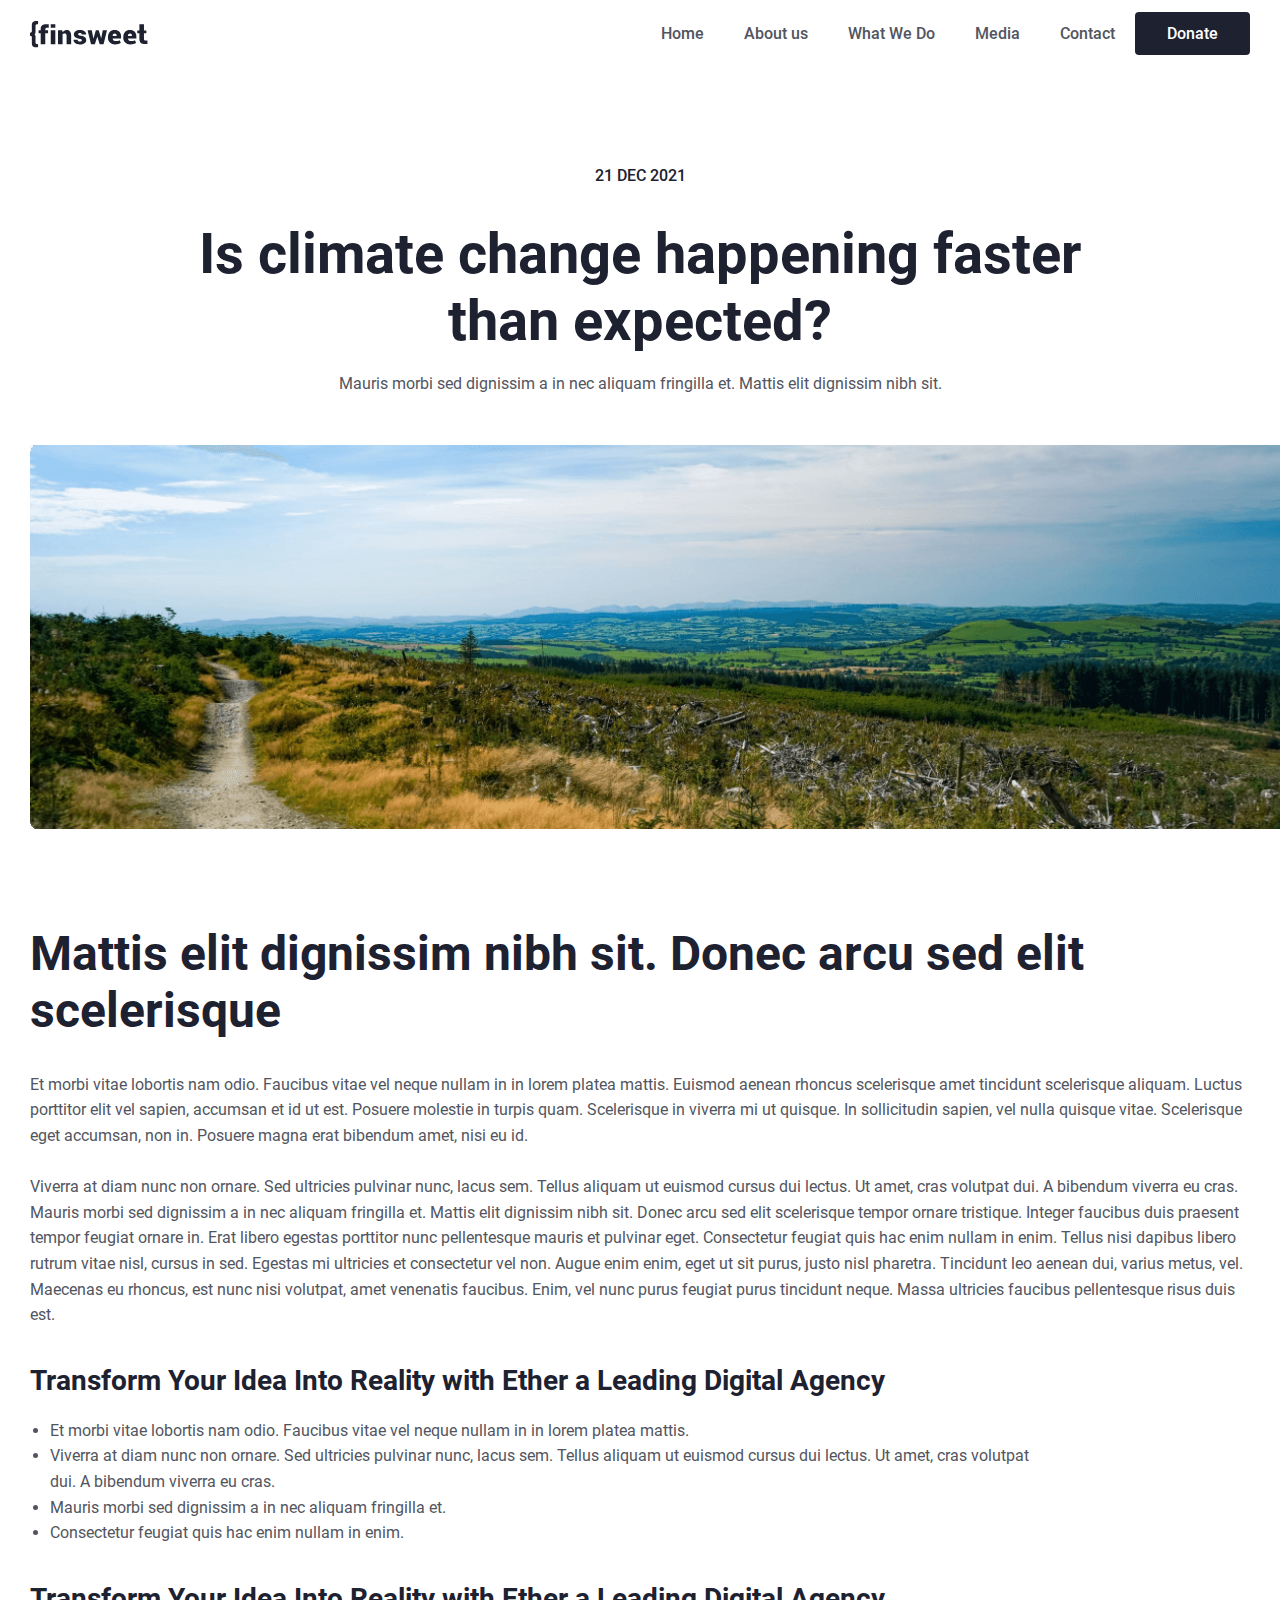
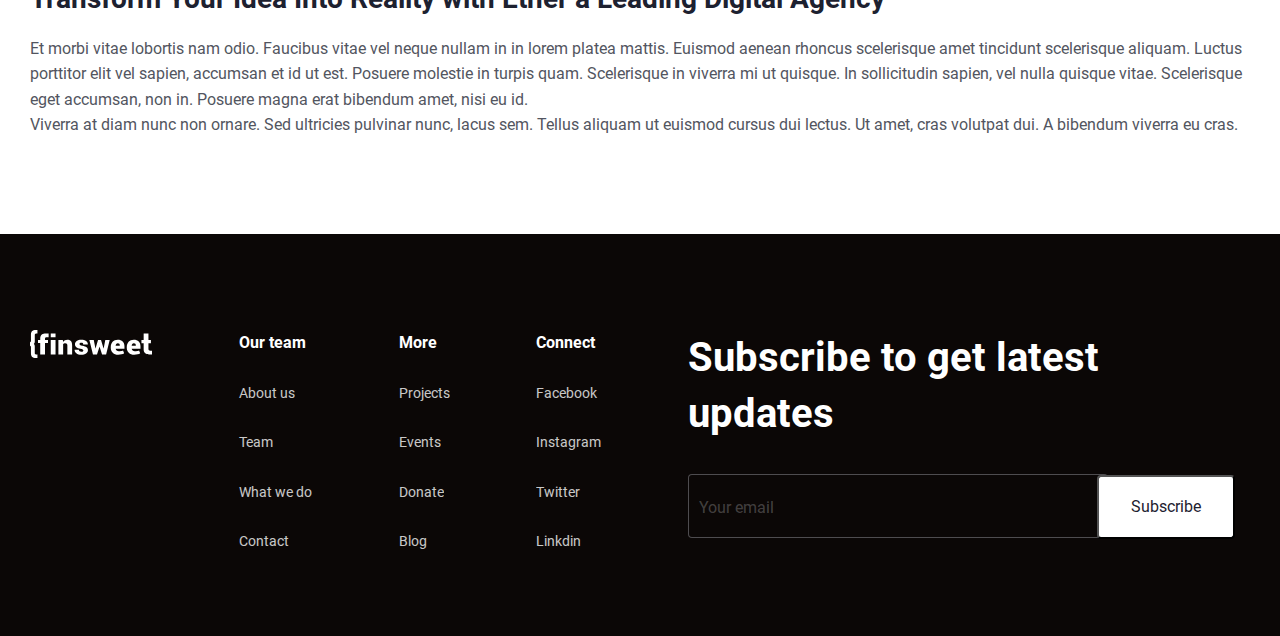
<file: pages/blogpost/blogpost.html>
<!DOCTYPE html>
<html lang="en">
  <head>
    <meta charset="UTF-8" />
    <meta name="viewport" content="width=device-width, initial-scale=1.0" />
    <title>Client First | Blog Post</title>
    <link rel="stylesheet" href="../blogpost/blogpost.css" />
    <!-- GLOBAL -->
    <link rel="stylesheet" href="../../css/global.css" />
    <!-- HOME -->
    <!-- <link rel="stylesheet" href="./css/home.css" /> -->
  </head>
  <body>
    <!-- HEADER START -->
    <header class="header">
      <div class="header__container container">
        <a class="site-logo" href="../../index.html">
          <img
            class="site-logo__image"
            src="../../images/site-logo.svg"
            alt=""
            weight="122"
            height="28"
          />
        </a>
        <nav class="sitenav">
          <ul class="sitenav__list">
            <li class="sitenav__item">
              <a class="sitenav-link" href="../../index.html">Home</a>
            </li>
            <li class="sitenav__item">
              <a class="sitenav-link" href="../Abot/about.html">About us</a>
            </li>
            <li class="sitenav__item">
              <a class="sitenav-link" href="">What We Do</a>
            </li>
            <li class="sitenav__item">
              <a class="sitenav-link" href="../Media/media.html">Media</a>
            </li>
            <li class="sitenav__item">
              <a class="sitenav-link" href="../Contact/contsct.html">Contact</a>
            </li>
          </ul>
        </nav>
        <a class="btn btnm navbar-btn" href="../Donate/donate.html">Donate</a>
      </div>
    </header>

    <main>
      <!-- BLOG HEADER  -->
      <section class="blog-header">
        <div class="blog-geader-container container">
          <div class="blog-header-text">
            <p class="header-pp">21 DEC 2021</p>
            <h1 class="header-title">
              Is climate change happening faster <br />
              than expected?
            </h1>
            <p class="header-p">
              Mauris morbi sed dignissim a in nec aliquam fringilla et. Mattis
              elit dignissim nibh sit.
            </p>
          </div>
          <img
            class="hader-img"
            src="../../images/blog-heaeder-img.png"
            alt=""
            width="1300"
            height="384"
          />
        </div>
      </section>
      <!-- BLOG HEADER END -->
      <section class="blog-text">
        <div class="blog-text-container container">
          <h2 class="blog-title">
            Mattis elit dignissim nibh sit. Donec arcu sed elit scelerisque
          </h2>
          <p class="blog-p">
            Et morbi vitae lobortis nam odio. Faucibus vitae vel neque nullam in
            in lorem platea mattis. Euismod aenean rhoncus scelerisque amet
            tincidunt scelerisque aliquam. Luctus porttitor elit vel sapien,
            accumsan et id ut est. Posuere molestie in turpis quam. Scelerisque
            in viverra mi ut quisque. In sollicitudin sapien, vel nulla quisque
            vitae. Scelerisque eget accumsan, non in. Posuere magna erat
            bibendum amet, nisi eu id. <br />
            <br />
            Viverra at diam nunc non ornare. Sed ultricies pulvinar nunc, lacus
            sem. Tellus aliquam ut euismod cursus dui lectus. Ut amet, cras
            volutpat dui. A bibendum viverra eu cras. Mauris morbi sed dignissim
            a in nec aliquam fringilla et. Mattis elit dignissim nibh sit. Donec
            arcu sed elit scelerisque tempor ornare tristique. Integer faucibus
            duis praesent tempor feugiat ornare in. Erat libero egestas
            porttitor nunc pellentesque mauris et pulvinar eget. Consectetur
            feugiat quis hac enim nullam in enim. Tellus nisi dapibus libero
            rutrum vitae nisl, cursus in sed. Egestas mi ultricies et
            consectetur vel non. Augue enim enim, eget ut sit purus, justo nisl
            pharetra. Tincidunt leo aenean dui, varius metus, vel. Maecenas eu
            rhoncus, est nunc nisi volutpat, amet venenatis faucibus. Enim, vel
            nunc purus feugiat purus tincidunt neque. Massa ultricies faucibus
            pellentesque risus duis est.
          </p>
          <h3 class="blog-title-m">
            Transform Your Idea Into Reality with Ether a Leading Digital Agency
          </h3>
          <blockquote>
            <dl class="blog-list">
              <li class="blog-p">
                Et morbi vitae lobortis nam odio. Faucibus vitae vel neque
                nullam in in lorem platea mattis.
              </li>
              <li class="blog-p">
                Viverra at diam nunc non ornare. Sed ultricies pulvinar nunc,
                lacus sem. Tellus aliquam ut euismod cursus dui lectus. Ut amet,
                cras volutpat <br />
                dui. A bibendum viverra eu cras.
              </li>
              <li class="blog-p">
                Mauris morbi sed dignissim a in nec aliquam fringilla et.
              </li>
              <li class="blog-p">
                Consectetur feugiat quis hac enim nullam in enim.
              </li>
            </dl>
          </blockquote>
          <h3 class="blog-title-m">
            Transform Your Idea Into Reality with Ether a Leading Digital Agency
          </h3>
          <p class="blog-p">
            Et morbi vitae lobortis nam odio. Faucibus vitae vel neque nullam in
            in lorem platea mattis. Euismod aenean rhoncus scelerisque amet
            tincidunt scelerisque aliquam. Luctus porttitor elit vel sapien,
            accumsan et id ut est. Posuere molestie in turpis quam. Scelerisque
            in viverra mi ut quisque. In sollicitudin sapien, vel nulla quisque
            vitae. Scelerisque eget accumsan, non in. Posuere magna erat
            bibendum amet, nisi eu id.
            <br />
            Viverra at diam nunc non ornare. Sed ultricies pulvinar nunc, lacus
            sem. Tellus aliquam ut euismod cursus dui lectus. Ut amet, cras
            volutpat dui. A bibendum viverra eu cras.
          </p>
        </div>
      </section>
    </main>
    <!-- main end -->
    <!-- footer -->
    <footer class="footer">
      <div class="footer-container container">
        <a class="footer-logo" href="../../index.html"
          ><img
            class="footer-logo-img"
            src="../../images/footer-logo-img.svg"
            alt=""
            width="122"
            height="28"
          />
        </a>
        <div class="footer-list__items">
          <ul class="fotter__list">
            <li class="footer__item footer__item-title">Our team</li>
            <li class="footer__item">
              <a class="footer__link" href="../Abot/about.html">About us</a>
            </li>
            <li class="footer__item">
              <a class="footer__link" href="#">Team</a>
            </li>
            <li class="footer__item">
              <a class="footer__link" href="#">What we do</a>
            </li>
            <li class="footer__item">
              <a class="footer__link" href="#">Contact</a>
            </li>
          </ul>
        </div>
        <div class="footer-list__items">
          <ul class="fotter__list">
            <li class="footer-item footer__item-title">More</li>
            <li class="footer-item">
              <a class="footer__link" href="#">Projects</a>
            </li>
            <li class="footer-item">
              <a class="footer__link" href="#">Events</a>
            </li>
            <li class="footer-item">
              <a class="footer__link" href="#">Donate</a>
            </li>
            <li class="footer-item">
              <a class="footer__link" href="#">Blog</a>
            </li>
          </ul>
        </div>
        <div class="footer-list__items">
          <ul class="fotter__list">
            <li class="footer-item footer__item-title">Connect</li>
            <li class="footer-item">
              <a class="footer__link" href="#">Facebook</a>
            </li>
            <li class="footer-item">
              <a class="footer__link" href="#">Instagram</a>
            </li>
            <li class="footer-item">
              <a class="footer__link" href="#">Twitter</a>
            </li>
            <li class="footer-item">
              <a class="footer__link" href="#">Linkdin</a>
            </li>
          </ul>
        </div>
        <div class="form">
          <h1 class="footer__foorm-title">Subscribe to get latest updates</h1>
          <div class="adress">
            <input type="email" name="email" placeholder="Your email" />
            <button class="primary-btn footer-btn">Subscribe</button>
          </div>
        </div>
      </div>
    </footer>
    <!-- footer end -->
  </body>
</html>
</file>
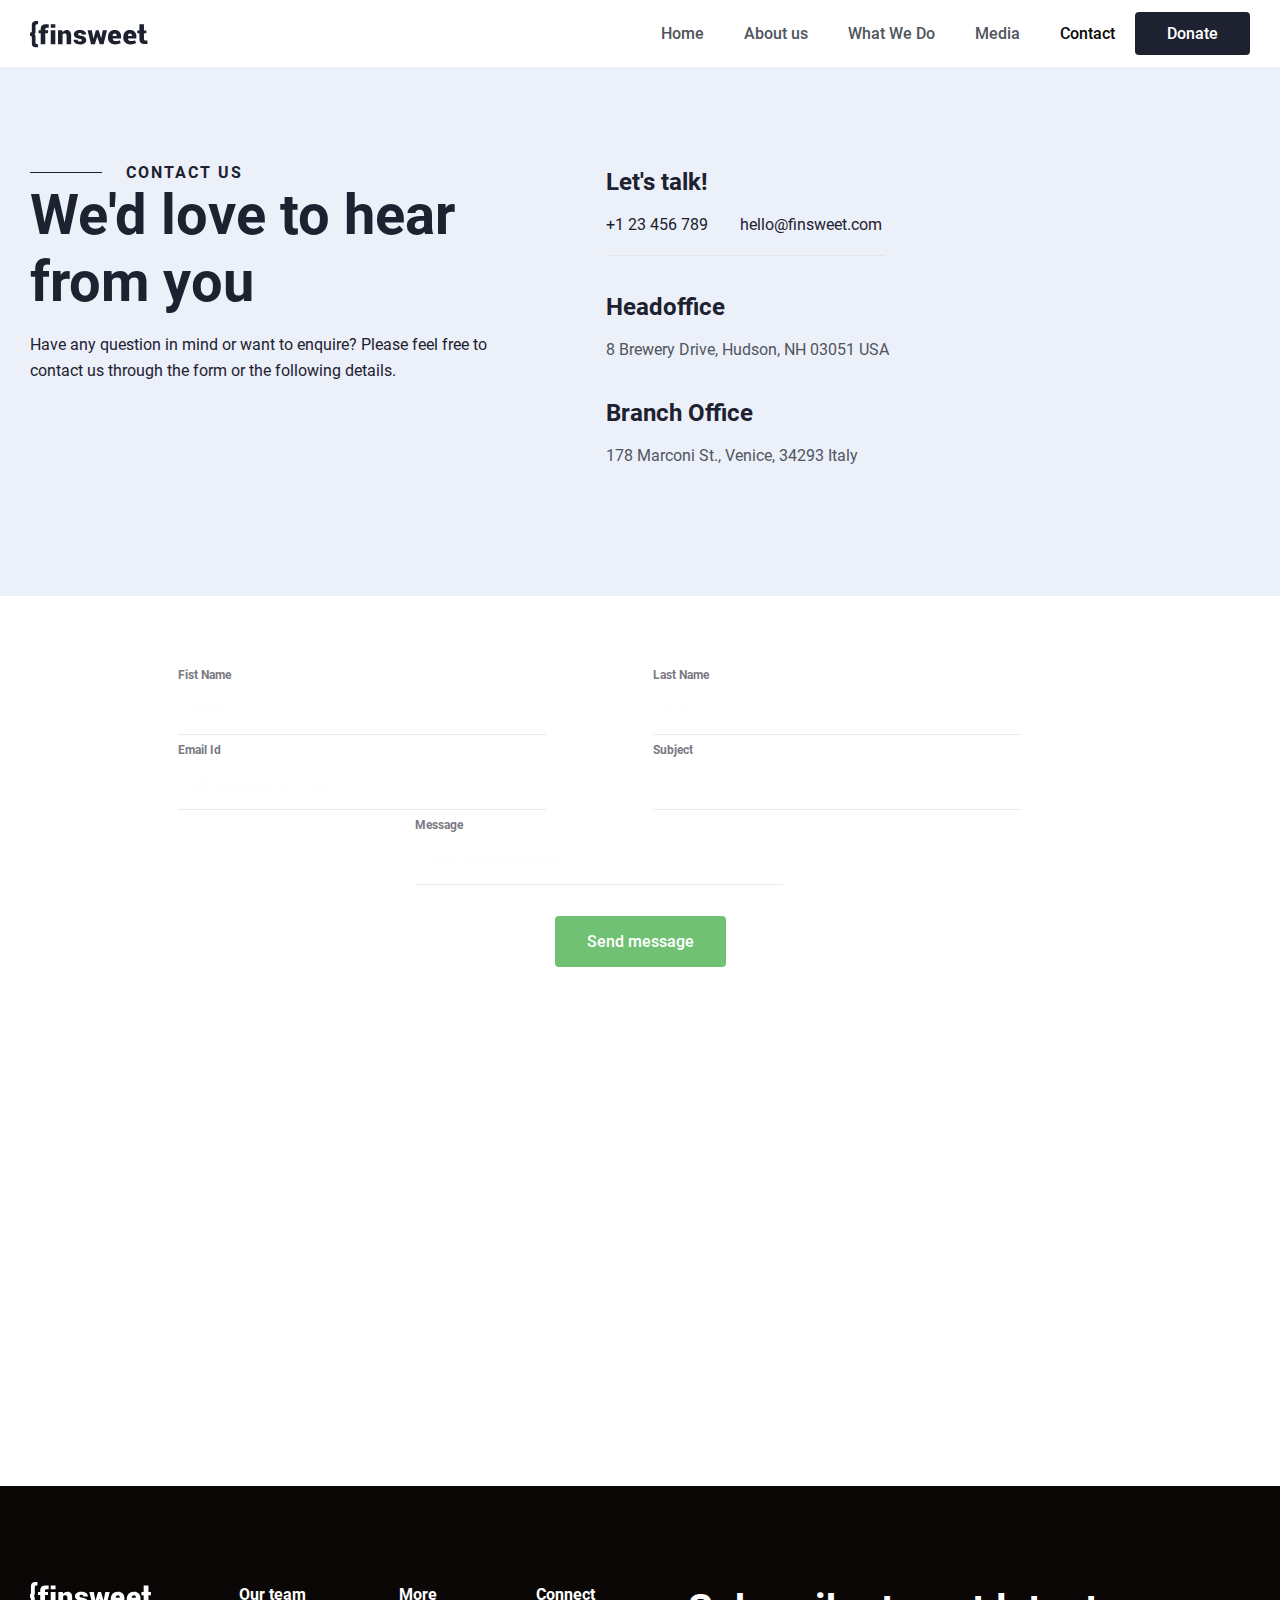
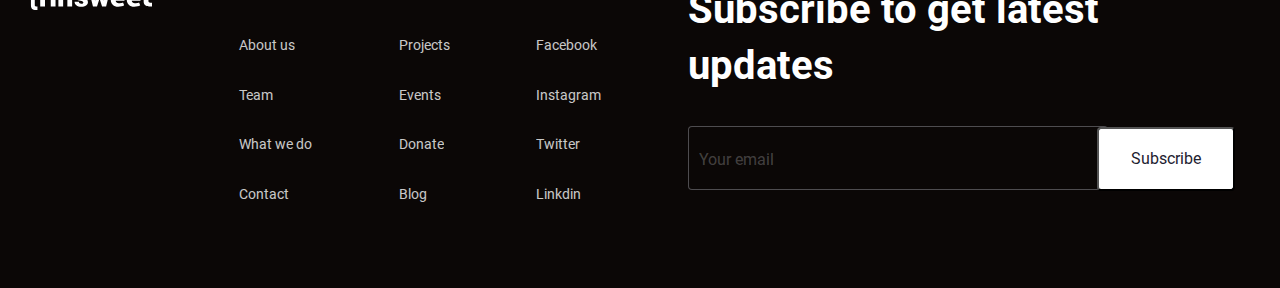
<file: pages/Contact/contsct.html>
<!DOCTYPE html>
<html lang="en">
  <head>
    <meta charset="UTF-8" />
    <meta name="viewport" content="width=device-width, initial-scale=1.0" />
    <title>Client First | Contact</title>
    <link rel="stylesheet" href="./contact.css" />
    <link
      rel="stylesheet"
      href="https://cdnjs.cloudflare.com/ajax/libs/font-awesome/6.4.2/css/all.min.css"
      integrity="sha512-z3gLpd7yknf1YoNbCzqRKc4qyor8gaKU1qmn+CShxbuBusANI9QpRohGBreCFkKxLhei6S9CQXFEbbKuqLg0DA=="
      crossorigin="anonymous"
      referrerpolicy="no-referrer"
    />
    <!-- GLOBAL -->
    <link rel="stylesheet" href="../../css/global.css" />
    <!-- HOME -->
    <!-- <link rel="stylesheet" href="./css/home.css" /> -->
  </head>
  <body>
    <!-- HEADER START -->
    <header class="header">
      <div class="header__container container">
        <a class="site-logo" href="../../index.html">
          <img
            class="site-logo__image"
            src="../../images/site-logo.svg"
            alt=""
            weight="122"
            height="28"
          />
        </a>
        <nav class="sitenav">
          <ul class="sitenav__list">
            <li class="sitenav__item">
              <a class="sitenav-link" href="../../index.html">Home</a>
            </li>
            <li class="sitenav__item">
              <a class="sitenav-link" href="../Abot/about.html">About us</a>
            </li>
            <li class="sitenav__item">
              <a class="sitenav-link" href="../What We Do/whatwedo.html"
                >What We Do</a
              >
            </li>
            <li class="sitenav__item">
              <a class="sitenav-link" href="../Media/media.html">Media</a>
            </li>
            <li class="sitenav__item">
              <a id="active" class="sitenav-link" href="#">Contact</a>
            </li>
          </ul>
        </nav>
        <a class="btn btnm navbar-btn" href="../Donate/donate.html">Donate</a>
      </div>
    </header>

    <!-- HEADER END -->
    <!-- MAIN START -->
    <main>
      <section class="contbg">
        <div class="contbg-container container">
          <div class="contact-bg-text">
            <div class="cont-heaf-text">
              <span class="cont-line"></span>
              <p class="contact-head-p">Contact us</p>
            </div>
            <h1 class="contact-bg-title">We'd love to hear from you</h1>
            <p class="contact-bg-p">
              Have any question in mind or want to enquire? Please feel free to
              contact us through the form or the following details.
            </p>
          </div>
          <div class="contact-bg-info">
            <h3 class="contact-info-title">Let's talk!</h3>
            <div class="contact-bg-info-adrec">
              <p class="cont-tel-info">+1 23 456 789</p>
              <a class="email-contact-bg" href="https://finsweet.com/"
                >hello@finsweet.com</a
              >
            </div>
            <span class="info-bg-line"></span>
            <h3 class="contact-info-title">Headoffice</h3>
            <a
              class="bg-info-adress"
              href="https://goo.gl/maps/sKhKeH3k2noXaWHn9"
              >8 Brewery Drive, Hudson, NH 03051 USA</a
            >
            <h3 class="contact-info-title">Branch Office</h3>
            <a class="bg-info-adress" href="#"
              >178 Marconi St., Venice, 34293 Italy</a
            >
            <div class="bg-info-link">
              <a href="#"><i class="fa-brands fa-facebook fa-xl"></i></a>
              <a href="#"><i class="fa-brands fa-twitter fa-xl"></i></a>
              <a href="#"><i class="fa-brands fa-linkedin fa-xl"></i></a>
            </div>
          </div>
        </div>
      </section>
      <!-- CONTACT BG END  -->
      <!-- FORM  -->

      <section class="form">
        <div class="form-container container">
          <ul class="form-list">
            <li class="form-item">
              <div class="form-input">
                <span class="form-item-title">Fist Name</span>
                <input type="text" placeholder="John" required />
              </div>
            </li>
            <li class="form-item">
              <div class="form-input">
                <span class="form-item-title">Last Name</span>
                <input type="text" placeholder="Doe" />
              </div>
            </li>
            <li class="form-item">
              <div class="form-input">
                <span class="form-item-title">Email Id</span>
                <input
                  type="email"
                  name="email"
                  placeholder="johndoe@gmail.com"
                />
              </div>
            </li>
            <li class="form-item">
              <div class="form-input">
                <span class="form-item-title">Subject</span>
                <input type="text" />
              </div>
            </li>
            <li class="form-item">
              <div class="form-input">
                <span class="form-item-title">Message</span>
                <input type="text" placeholder="Type your Messege" />
              </div>
            </li>
          </ul>
          <button class="contact-form-btn">Send message</button>
        </div>
      </section>
      <!-- CONTACT MAP  -->

      <section class="map">
        <div class="map-container-container">
          <div class="map-adress">
            <iframe
              src="https://www.google.com/maps/embed?pb=!1m18!1m12!1m3!1d3065.426682974675!2d-86.0660781363988!3d39.7974198510102!2m3!1f0!2f0!3f0!3m2!1i1024!2i768!4f13.1!3m3!1m2!1s0x886b4e51e0aa8f17%3A0x289aa70b22552ae9!2sIndy%20Town%20Apartments!5e0!3m2!1sen!2s!4v1693167771031!5m2!1sen!2s"
              width="1700"
              height="450"
              style="border: 0"
              allowfullscreen=""
              loading="lazy"
              referrerpolicy="no-referrer-when-downgrade"
            ></iframe>
          </div>
        </div>
      </section>

      <!-- CONTACT MAP END -->
    </main>
    <!-- MAIN END -->
    <!-- FOOTER START -->
    <footer class="footer">
      <div class="footer-container container">
        <a class="footer-logo" href="../../index.html"
          ><img
            class="footer-logo-img"
            src="../../images/footer-logo-img.svg"
            alt=""
            width="122"
            height="28"
          />
        </a>
        <div class="footer-list__items">
          <ul class="fotter__list">
            <li class="footer__item footer__item-title">Our team</li>
            <li class="footer__item">
              <a class="footer__link" href="../Abot/about.html">About us</a>
            </li>
            <li class="footer__item">
              <a class="footer__link" href="#">Team</a>
            </li>
            <li class="footer__item">
              <a class="footer__link" href="../What We Do/whatwedo.html"
                >What we do</a
              >
            </li>
            <li class="footer__item">
              <a class="footer__link" href="../Contact/contsct.html">Contact</a>
            </li>
          </ul>
        </div>
        <div class="footer-list__items">
          <ul class="fotter__list">
            <li class="footer-item footer__item-title">More</li>
            <li class="footer-item">
              <a class="footer__link" href="../projectReadMore/promore.html"
                >Projects</a
              >
            </li>
            <li class="footer-item">
              <a class="footer__link" href="#">Events</a>
            </li>
            <li class="footer-item">
              <a class="footer__link" href="../Donate/donate.html">Donate</a>
            </li>
            <li class="footer-item">
              <a class="footer__link" href="../blogpost/blogpost.html">Blog</a>
            </li>
          </ul>
        </div>
        <div class="footer-list__items">
          <ul class="fotter__list">
            <li class="footer-item footer__item-title">Connect</li>
            <li class="footer-item">
              <a class="footer__link" href="#">Facebook</a>
            </li>
            <li class="footer-item">
              <a class="footer__link" href="#">Instagram</a>
            </li>
            <li class="footer-item">
              <a class="footer__link" href="#">Twitter</a>
            </li>
            <li class="footer-item">
              <a class="footer__link" href="#">Linkdin</a>
            </li>
          </ul>
        </div>
        <div class="form">
          <h1 class="footer__foorm-title">Subscribe to get latest updates</h1>
          <div class="adress">
            <input type="email" name="email" placeholder="Your email" />
            <button class="primary-btn footer-btn">Subscribe</button>
          </div>
        </div>
      </div>
    </footer>
    <!-- FOOTER END -->
  </body>
</html>
</file>
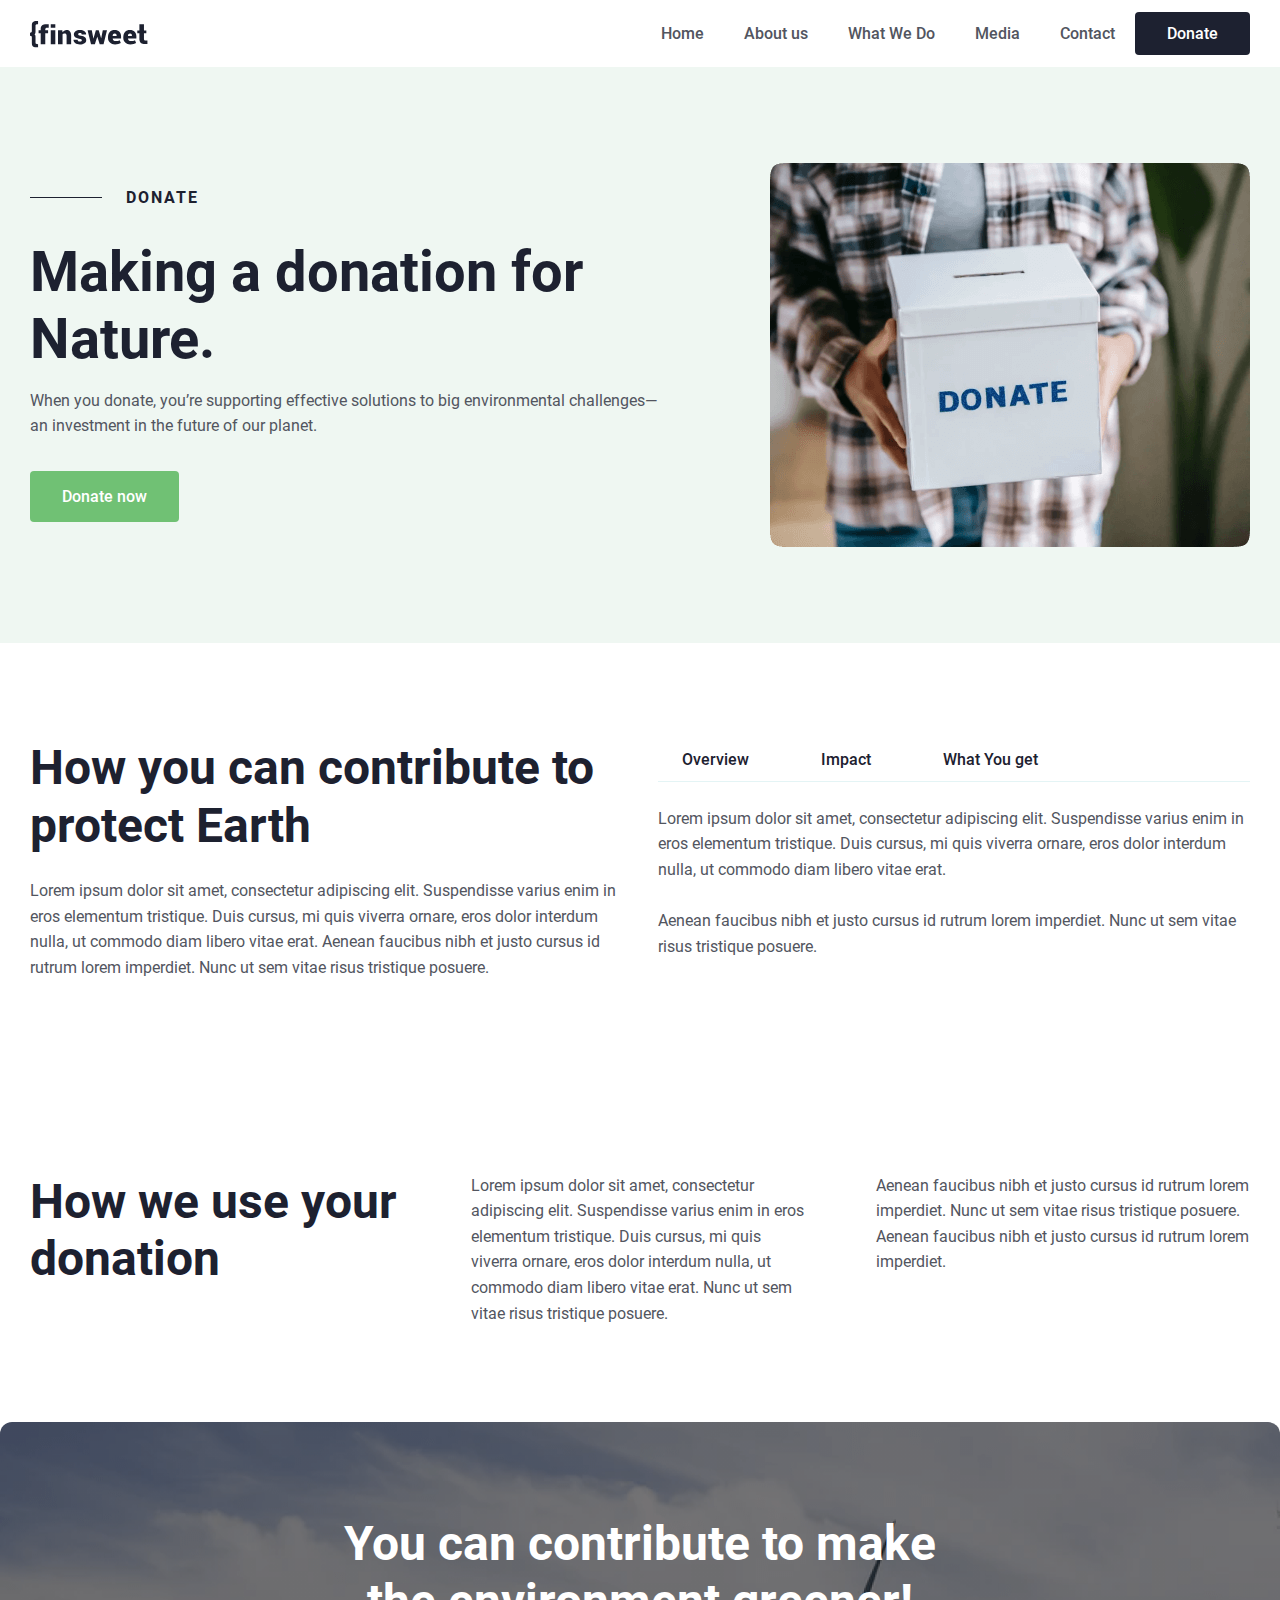
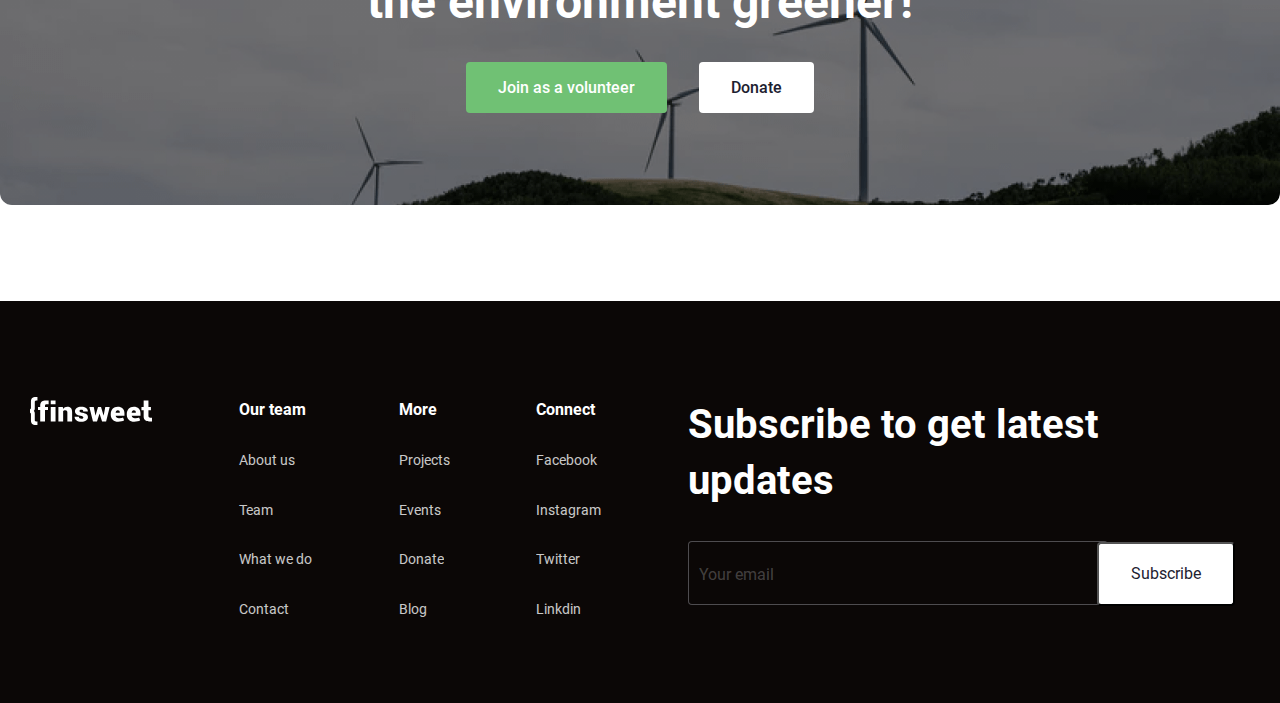
<file: pages/Donate/donate.html>
<!DOCTYPE html>
<html lang="en">
  <head>
    <meta charset="UTF-8" />
    <meta name="viewport" content="width=device-width, initial-scale=1.0" />
    <title>Client First | Donate</title>
    <link rel="stylesheet" href="../Donate/donate.css" />
    <!-- GLOBAL -->
    <link rel="stylesheet" href="../../css/global.css" />
    <!-- HOME -->
    <!-- <link rel="stylesheet" href="./css/home.css" /> -->
  </head>
  <body>
    <!-- HEADER START -->
    <header class="header">
      <div class="header__container container">
        <a class="site-logo" href="../../index.html">
          <img
            class="site-logo__image"
            src="../../images/site-logo.svg"
            alt=""
            weight="122"
            height="28"
          />
        </a>
        <nav class="sitenav">
          <ul class="sitenav__list">
            <li class="sitenav__item">
              <a class="sitenav-link" href="../../index.html">Home</a>
            </li>
            <li class="sitenav__item">
              <a class="sitenav-link" href="../../pages/Abot/about.html"
                >About us</a
              >
            </li>
            <li class="sitenav__item">
              <a class="sitenav-link" href="../What We Do/whatwedo.html"
                >What We Do</a
              >
            </li>
            <li class="sitenav__item">
              <a class="sitenav-link" href="../Media/media.html">Media</a>
            </li>
            <li class="sitenav__item">
              <a class="sitenav-link" href="../Contact/contsct.html">Contact</a>
            </li>
          </ul>
        </nav>
        <a class="btn btnm navbar-btn" href="#">Donate</a>
      </div>
    </header>

    <!-- HEADER END -->
    <!-- MAIN START -->
    <main>
      <!-- BG  -->

      <section class="donate-bg">
        <div class="donate-bg-container container">
          <div class="donate-bg-text">
            <div class="donate-head-tex">
              <span class="donate-head-line"></span>
              <p class="donate-head-p">Donate</p>
            </div>
            <h1 class="donate-bg-title">Making a donation for Nature.</h1>
            <p class="donate-bg-p">
              When you donate, you’re supporting effective solutions to big
              environmental challenges—an investment in the future of our
              planet.
            </p>
            <button class="dontate-bg-btn">Donate now</button>
          </div>
          <img
            src="../../images/donate-img.png"
            alt=""
            width="480"
            height="384"
          />
        </div>
      </section>

      <!-- BG END  -->

      <!-- DONATE HERO  -->
      <section class="donate-hero">
        <div class="donate-hero-container container">
          <div class="donate-hero-text">
            <h2 class="donate-hero-title">
              How you can contribute to protect Earth
            </h2>
            <p class="donate-hero-p">
              Lorem ipsum dolor sit amet, consectetur adipiscing elit.
              Suspendisse varius enim in eros elementum tristique. Duis cursus,
              mi quis viverra ornare, eros dolor interdum nulla, ut commodo diam
              libero vitae erat. Aenean faucibus nibh et justo cursus id rutrum
              lorem imperdiet. Nunc ut sem vitae risus tristique posuere.
            </p>
          </div>
          <div class="donate-tab">
            <div class="tab-content">
              <nav>
                <ul class="tab-list">
                  <li class="tab-item">
                    <a class="tab-link" href="#">Overview</a>
                  </li>
                  <li class="tab-item">
                    <a class="tab-link" href="#">Impact</a>
                  </li>
                  <li class="tab-item">
                    <a class="tab-link" href="#">What You get</a>
                  </li>
                </ul>
              </nav>
              <p class="tab-p">
                Lorem ipsum dolor sit amet, consectetur adipiscing elit.
                Suspendisse varius enim in eros elementum tristique. Duis
                cursus, mi quis viverra ornare, eros dolor interdum nulla, ut
                commodo diam libero vitae erat.
                <br />
                <br />
                Aenean faucibus nibh et justo cursus id rutrum lorem imperdiet.
                Nunc ut sem vitae risus tristique posuere.
              </p>
            </div>
          </div>
        </div>
      </section>
      <!-- DONATE HERO END -->

      <!-- DONATE-USAGE  -->

      <section class="donate-features">
        <div class="donate-features-container container">
          <h2 class="donate-features-title">How we use your donation</h2>
          <p class="donate-features-p">
            Lorem ipsum dolor sit amet, consectetur adipiscing elit. Suspendisse
            varius enim in eros elementum tristique. Duis cursus, mi quis
            viverra ornare, eros dolor interdum nulla, ut commodo diam libero
            vitae erat. Nunc ut sem vitae risus tristique posuere.
          </p>
          <p class="donate-features-pp">
            Aenean faucibus nibh et justo cursus id rutrum lorem imperdiet. Nunc
            ut sem vitae risus tristique posuere. Aenean faucibus nibh et justo
            cursus id rutrum lorem imperdiet.
          </p>
        </div>
      </section>

      <!-- DONATE-USAGE END -->

      <!-- CTA  -->
      <section class="cta">
        <div class="cta-container container">
          <h2 class="cta-title">
            You can contribute to make the environment greener!
          </h2>
          <div class="cta-buttons">
            <a class="btn cta-btn" href="#">Join as a volunteer</a>
            <a class="btn primary-btn" href="#">Donate</a>
          </div>
        </div>
      </section>
    </main>
    <!-- MAIN END -->
    <!-- FOOTER START -->
    <footer class="footer">
      <div class="footer-container container">
        <a class="footer-logo" href="../../index.html"
          ><img
            class="footer-logo-img"
            src="../../images/footer-logo-img.svg"
            alt=""
            width="122"
            height="28"
          />
        </a>
        <div class="footer-list__items">
          <ul class="fotter__list">
            <li class="footer__item footer__item-title">Our team</li>
            <li class="footer__item">
              <a class="footer__link" href="../Abot/about.html">About us</a>
            </li>
            <li class="footer__item">
              <a class="footer__link" href="#">Team</a>
            </li>
            <li class="footer__item">
              <a class="footer__link" href="../What We Do/whatwedo.html"
                >What we do</a
              >
            </li>
            <li class="footer__item">
              <a class="footer__link" href="../Contact/contsct.html">Contact</a>
            </li>
          </ul>
        </div>
        <div class="footer-list__items">
          <ul class="fotter__list">
            <li class="footer-item footer__item-title">More</li>
            <li class="footer-item">
              <a class="footer__link" href="../projectReadMore/promore.html"
                >Projects</a
              >
            </li>
            <li class="footer-item">
              <a class="footer__link" href="#">Events</a>
            </li>
            <li class="footer-item">
              <a class="footer__link" href="#">Donate</a>
            </li>
            <li class="footer-item">
              <a class="footer__link" href="../blogpost/blogpost.html">Blog</a>
            </li>
          </ul>
        </div>
        <div class="footer-list__items">
          <ul class="fotter__list">
            <li class="footer-item footer__item-title">Connect</li>
            <li class="footer-item">
              <a class="footer__link" href="#">Facebook</a>
            </li>
            <li class="footer-item">
              <a class="footer__link" href="#">Instagram</a>
            </li>
            <li class="footer-item">
              <a class="footer__link" href="#">Twitter</a>
            </li>
            <li class="footer-item">
              <a class="footer__link" href="#">Linkdin</a>
            </li>
          </ul>
        </div>
        <div class="form">
          <h1 class="footer__foorm-title">Subscribe to get latest updates</h1>
          <div class="adress">
            <input type="email" name="email" placeholder="Your email" />
            <button class="primary-btn footer-btn">Subscribe</button>
          </div>
        </div>
      </div>
    </footer>
    <!-- FOOTER END -->
  </body>
</html>
</file>
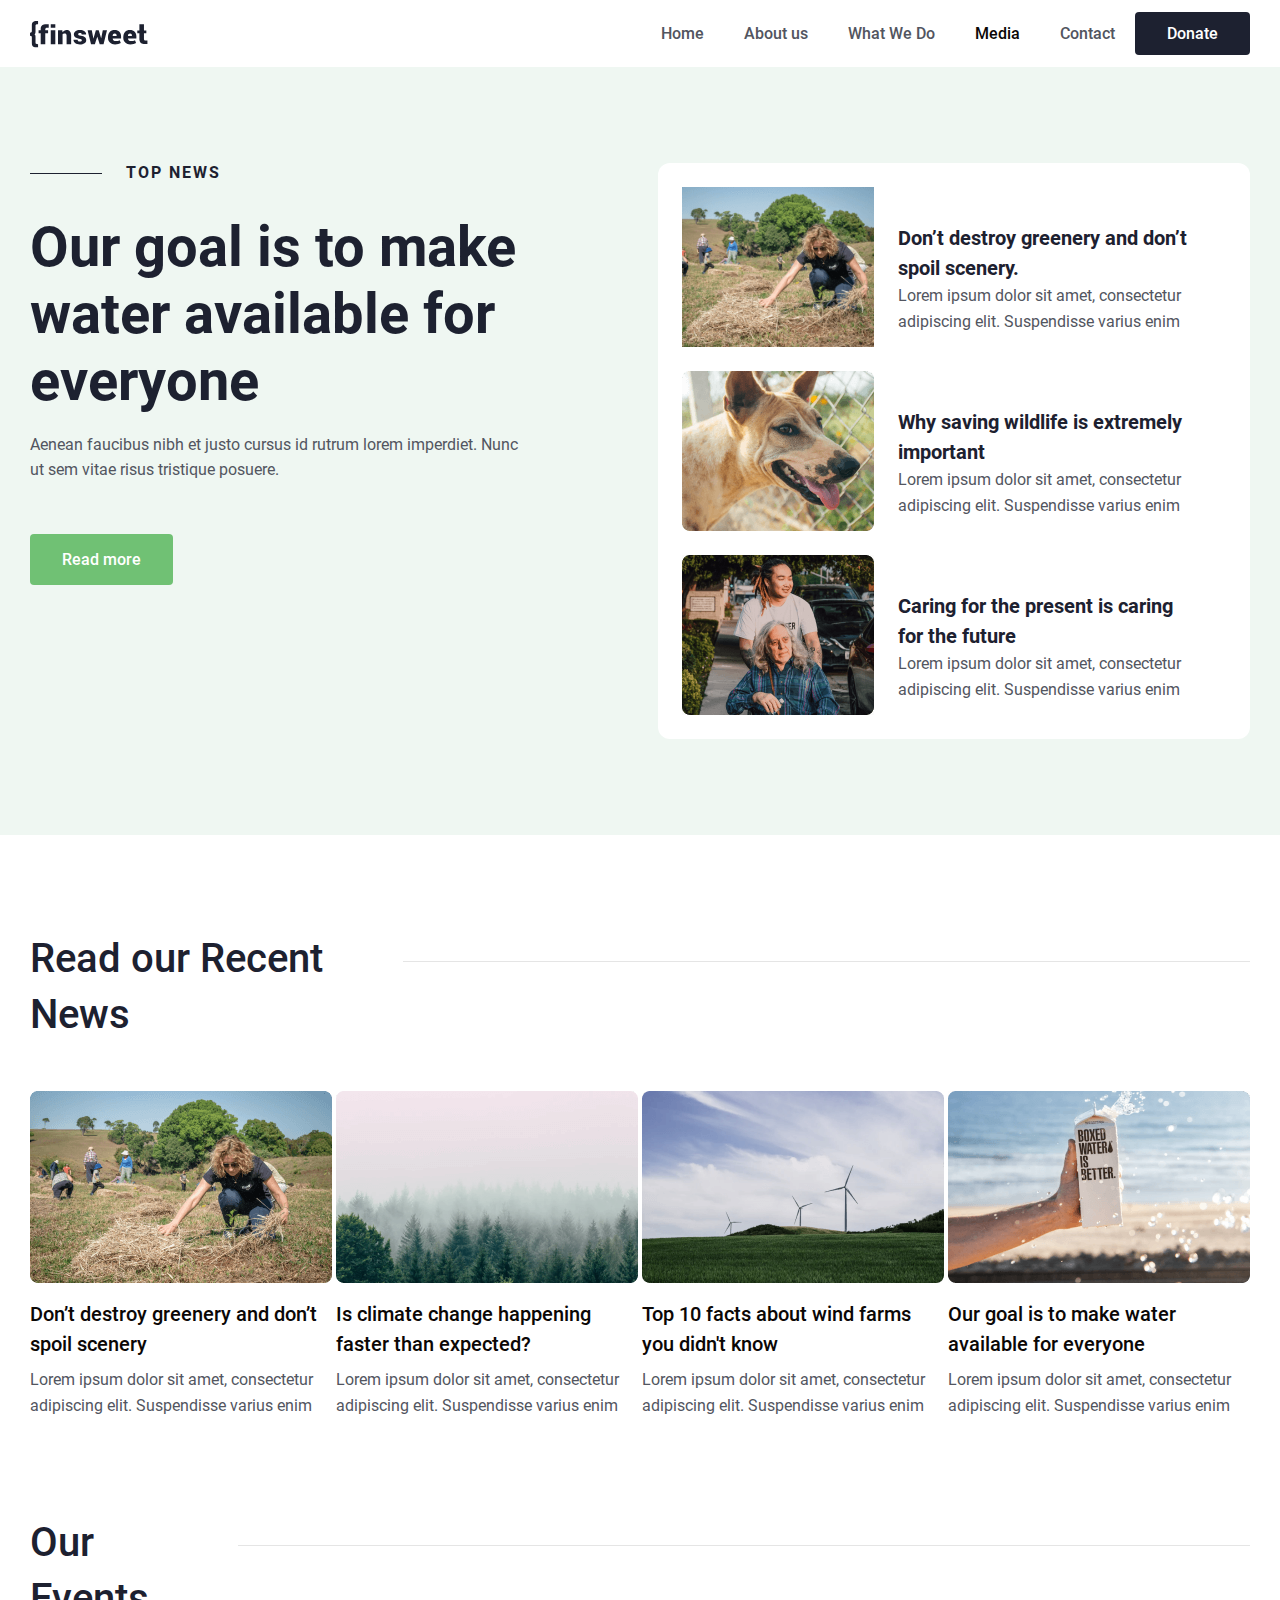
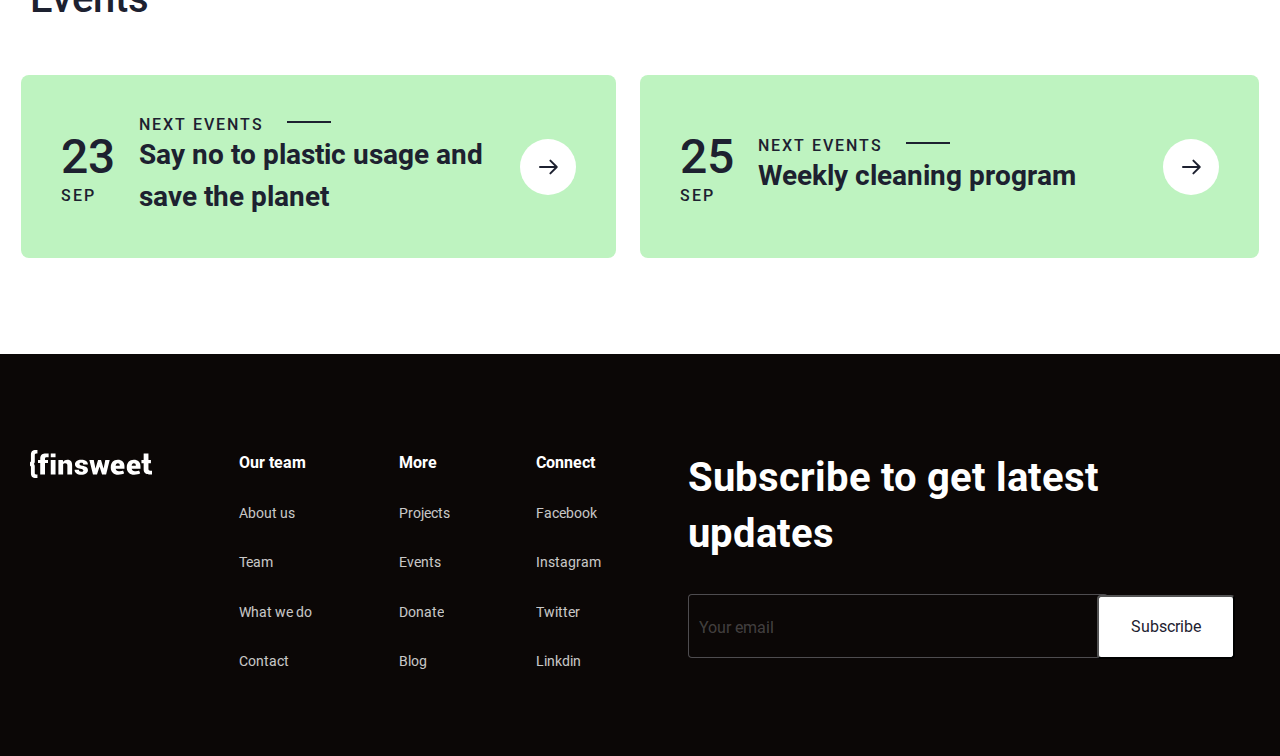
<file: pages/Media/media.html>
<!DOCTYPE html>
<html lang="en">
  <head>
    <meta charset="UTF-8" />
    <meta name="viewport" content="width=device-width, initial-scale=1.0" />
    <title>Client First | Media</title>
    <link rel="stylesheet" href="./media.css" />
    <!-- GLOBAL -->
    <link rel="stylesheet" href="../../css/global.css" />
    <!-- HOME -->
    <!-- <link rel="stylesheet" href="./css/home.css" /> -->
  </head>
  <body>
    <!-- HEADER START -->
    <header class="header">
      <div class="header__container container">
        <a class="site-logo" href="../../index.html">
          <img
            class="site-logo__image"
            src="../../images/site-logo.svg"
            alt=""
            weight="122"
            height="28"
          />
        </a>
        <nav class="sitenav">
          <ul class="sitenav__list">
            <li class="sitenav__item">
              <a class="sitenav-link" href="../../index.html">Home</a>
            </li>
            <li class="sitenav__item">
              <a class="sitenav-link" href="../Abot/about.html">About us</a>
            </li>
            <li class="sitenav__item">
              <a class="sitenav-link" href="../What We Do/whatwedo.html"
                >What We Do</a
              >
            </li>
            <li class="sitenav__item">
              <a id="active" class="sitenav-link" href="#">Media</a>
            </li>
            <li class="sitenav__item">
              <a class="sitenav-link" href="../Contact/contsct.html">Contact</a>
            </li>
          </ul>
        </nav>
        <a class="btn btnm navbar-btn" href="../Donate/donate.html">Donate</a>
      </div>
    </header>

    <!-- HEADER END -->
    <!-- MAIN START -->
    <main>
      <!-- MEDIA  -->

      <section class="news">
        <div class="news-container container">
          <div class="news-text">
            <div class="news-head-text">
              <span class="news-line"></span>
              <p class="news-head-p">Top news</p>
            </div>
            <h1 class="news-title">
              Our goal is to make water available for everyone
            </h1>
            <p class="news-p">
              Aenean faucibus nibh et justo cursus id rutrum lorem imperdiet.
              Nunc ut sem vitae risus tristique posuere.
            </p>
            <a class="btn news-btn" href="">Read more</a>
          </div>
          <div class="news-info">
            <ul class="news-list">
              <li class="news-item">
                <div>
                  <img
                    class="news-img"
                    src="../../images/bloc-img1.png"
                    alt=""
                    width="192"
                    height="160"
                  />
                </div>
                <div class="news-item-text">
                  <h4 class="news-item-title">
                    Don’t destroy greenery and don’t spoil scenery.
                  </h4>
                  <p class="news-item-p">
                    Lorem ipsum dolor sit amet, consectetur adipiscing elit.
                    Suspendisse varius enim
                  </p>
                </div>
              </li>
              <li class="news-item">
                <div>
                  <img
                    class="news-img"
                    src="../../images/media-dog-img.png"
                    alt=""
                    width="192"
                    height="160"
                  />
                </div>
                <div class="news-item-text">
                  <h4 class="news-item-title">
                    Why saving wildlife is extremely important
                  </h4>
                  <p class="news-item-p">
                    Lorem ipsum dolor sit amet, consectetur adipiscing elit.
                    Suspendisse varius enim
                  </p>
                </div>
              </li>
              <li class="news-item">
                <div>
                  <img
                    class="news-img"
                    src="../../images/media-boy-img.png"
                    alt=""
                    width="192"
                    height="160"
                  />
                </div>
                <div class="news-item-text">
                  <h4 class="news-item-title">
                    Caring for the present is caring for the future
                  </h4>
                  <p class="news-item-p">
                    Lorem ipsum dolor sit amet, consectetur adipiscing elit.
                    Suspendisse varius enim
                  </p>
                </div>
              </li>
            </ul>
          </div>
        </div>
      </section>

      <!-- MEDIA END  -->

      <!-- BLOG  -->
      <section class="blog">
        <div class="blog-container container">
          <div class="blog-head-title">
            <h2 class="head-title">Read our Recent News</h2>
            <span class="head-line"></span>
          </div>
          <div class="blog-content">
            <div class="blog-card">
              <img
                class="blog-card__img"
                src="../../images/bloc-img1.png"
                alt=""
                width="302"
                height="192"
              />
              <div class="blog-titles">
                <a class="blog-card__link" href="#"
                  >Don’t destroy greenery and don’t spoil scenery</a
                >
                <p class="blog-p">
                  Lorem ipsum dolor sit amet, consectetur adipiscing elit.
                  Suspendisse varius enim
                </p>
              </div>
            </div>
            <div class="blog-card">
              <img
                class="blog-card__img"
                src="../../images/bloc-img2.png"
                alt=""
                width="302"
                height="192"
              />
              <div class="blog-titles">
                <a
                  class="blog-card__link"
                  href="../../pages/blogpost/blogpost.html"
                >
                  Is climate change happening faster than expected?</a
                >
                <p class="blog-p">
                  Lorem ipsum dolor sit amet, consectetur adipiscing elit.
                  Suspendisse varius enim
                </p>
              </div>
            </div>
            <div class="blog-card">
              <img
                class="blog-card__img"
                src="../../images/bloc-img3.png"
                alt=""
                width="302"
                height="192"
              />
              <div class="blog-titles">
                <a class="blog-card__link" href="#"
                  >Top 10 facts about wind farms you didn't know</a
                >
                <p class="blog-p">
                  Lorem ipsum dolor sit amet, consectetur adipiscing elit.
                  Suspendisse varius enim
                </p>
              </div>
            </div>
            <div class="blog-card">
              <img
                class="blog-card__img"
                src="../../images/bloc-img4.png"
                alt=""
                width="302"
                height="192"
              />
              <div class="blog-titles">
                <a class="blog-card__link" href="#"
                  >Our goal is to make water available for everyone</a
                >
                <p class="blog-p">
                  Lorem ipsum dolor sit amet, consectetur adipiscing elit.
                  Suspendisse varius enim
                </p>
              </div>
            </div>
          </div>
        </div>
      </section>
      <!-- BLOG END -->

      <!-- EVENTS -->
      <section class="events">
        <div class="events-container container">
          <div class="events-head-titles">
            <h2 class="events-title">Our Events</h2>
            <span class="events-line"></span>
          </div>
          <div class="events-content">
            <div class="events-card">
              <div class="events-date">
                <h2 class="date-title">23</h2>
                <p class="date-p">SEP</p>
              </div>
              <div class="nextitle">
                <div class="nextline">
                  <h4 class="next">Next Events</h4>
                  <span class="line"></span>
                </div>
                <h3 class="events-next-title">
                  Say no to plastic usage and save the planet
                </h3>
              </div>
              <a href="#"
                ><img
                  src="../../images/event-icon.svg"
                  alt=""
                  width="56"
                  height="56"
              /></a>
            </div>

            <div class="events-card">
              <div class="events-date">
                <h2 class="date-title">25</h2>
                <p class="date-p">SEP</p>
              </div>
              <div class="nextitle">
                <div class="nextline">
                  <h4 class="next">Next Events</h4>
                  <span class="line"></span>
                </div>
                <h3 class="events-next-title">Weekly cleaning program</h3>
              </div>
              <a class="events-btn" href="../blogpost/blogpost.html"
                ><img
                  src="../../images/event-icon.svg"
                  alt=""
                  width="56"
                  height="56"
              /></a>
            </div>
          </div>
        </div>
      </section>
    </main>
    <!-- MAIN END -->
    <!-- FOOTER START -->
    <footer class="footer">
      <div class="footer-container container">
        <a class="footer-logo" href="../../index.html"
          ><img
            class="footer-logo-img"
            src="../../images/footer-logo-img.svg"
            alt=""
            width="122"
            height="28"
          />
        </a>
        <div class="footer-list__items">
          <ul class="fotter__list">
            <li class="footer__item footer__item-title">Our team</li>
            <li class="footer__item">
              <a class="footer__link" href="../Abot/about.html">About us</a>
            </li>
            <li class="footer__item">
              <a class="footer__link" href="#">Team</a>
            </li>
            <li class="footer__item">
              <a class="footer__link" href="../What We Do/whatwedo.html"
                >What we do</a
              >
            </li>
            <li class="footer__item">
              <a class="footer__link" href="../Contact/contsct.html">Contact</a>
            </li>
          </ul>
        </div>
        <div class="footer-list__items">
          <ul class="fotter__list">
            <li class="footer-item footer__item-title">More</li>
            <li class="footer-item">
              <a class="footer__link" href="../projectReadMore/promore.html"
                >Projects</a
              >
            </li>
            <li class="footer-item">
              <a class="footer__link" href="#">Events</a>
            </li>
            <li class="footer-item">
              <a class="footer__link" href="../Donate/donate.html">Donate</a>
            </li>
            <li class="footer-item">
              <a class="footer__link" href="../blogpost/blogpost.html">Blog</a>
            </li>
          </ul>
        </div>
        <div class="footer-list__items">
          <ul class="fotter__list">
            <li class="footer-item footer__item-title">Connect</li>
            <li class="footer-item">
              <a class="footer__link" href="#">Facebook</a>
            </li>
            <li class="footer-item">
              <a class="footer__link" href="#">Instagram</a>
            </li>
            <li class="footer-item">
              <a class="footer__link" href="#">Twitter</a>
            </li>
            <li class="footer-item">
              <a class="footer__link" href="#">Linkdin</a>
            </li>
          </ul>
        </div>
        <div class="form">
          <h1 class="footer__foorm-title">Subscribe to get latest updates</h1>
          <div class="adress">
            <input type="email" name="email" placeholder="Your email" />
            <button class="primary-btn footer-btn">Subscribe</button>
          </div>
        </div>
      </div>
    </footer>
    <!-- FOOTER END -->
  </body>
</html>
</file>
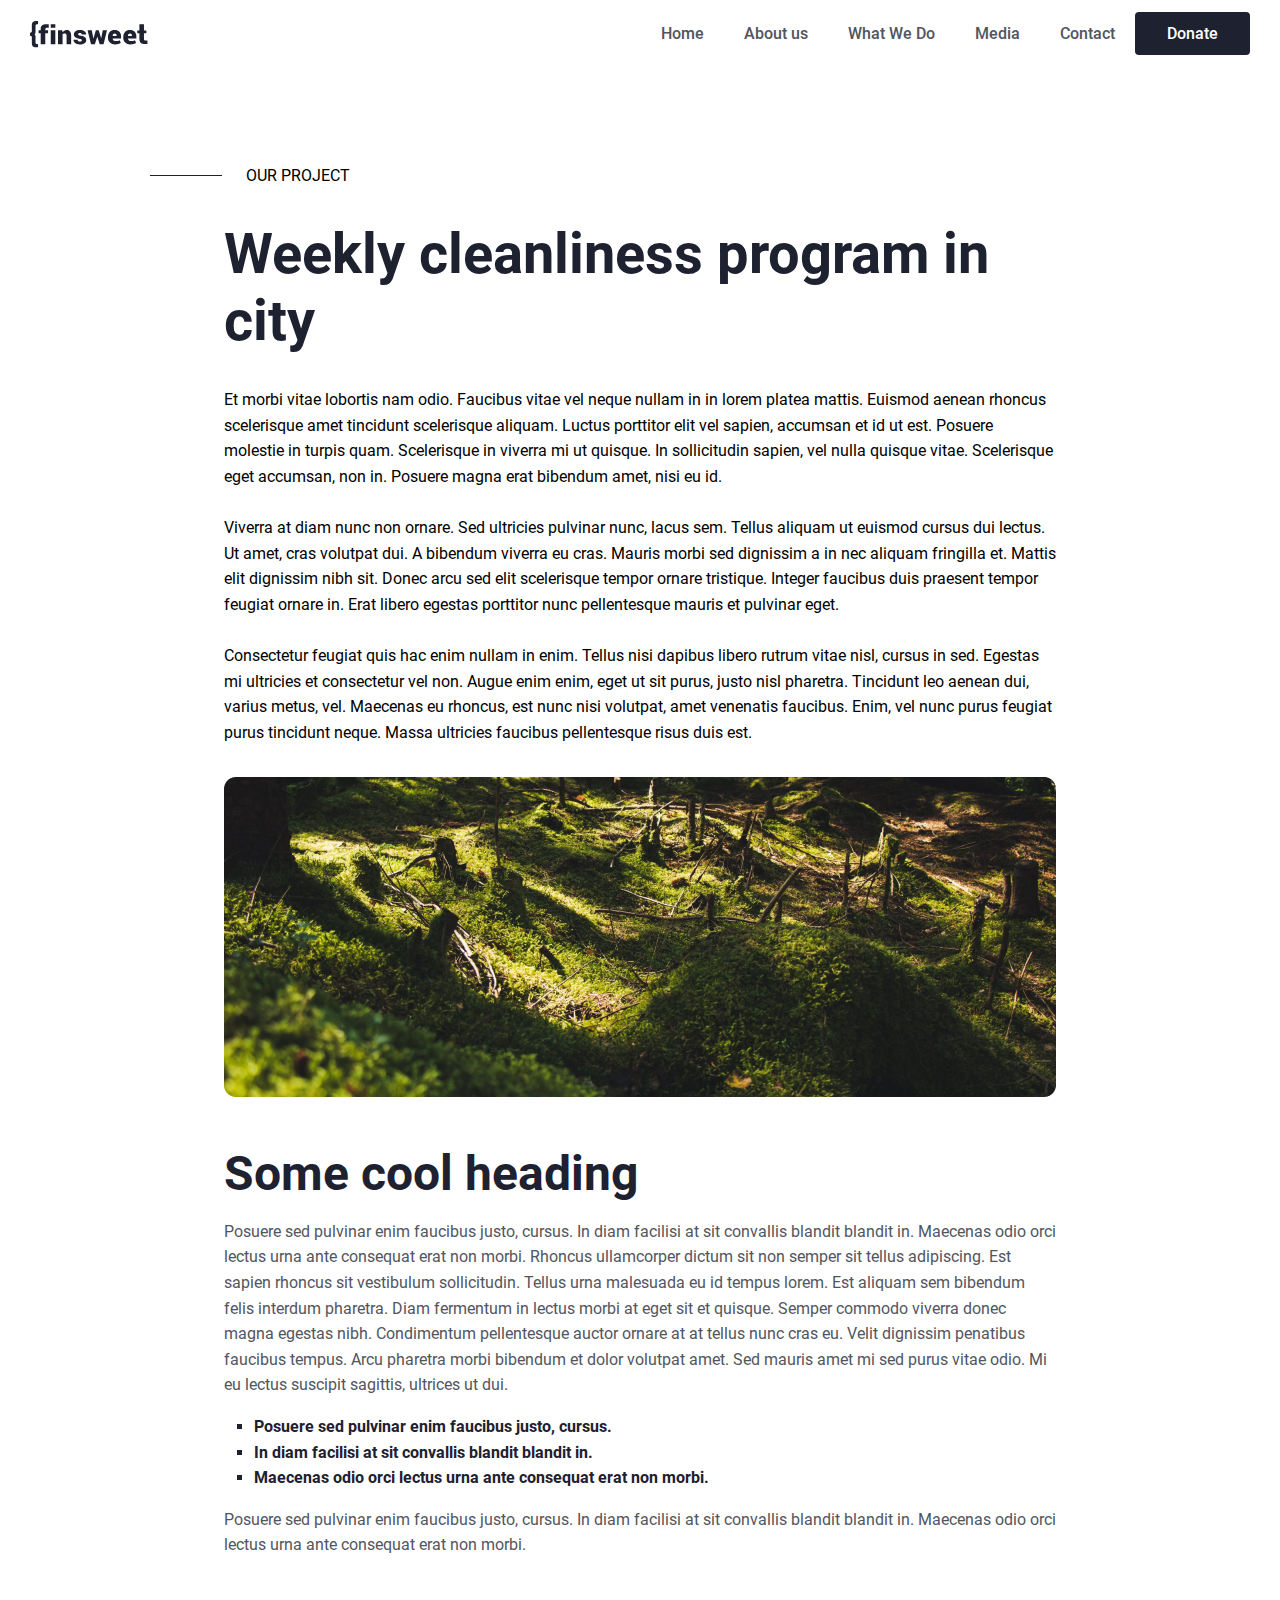
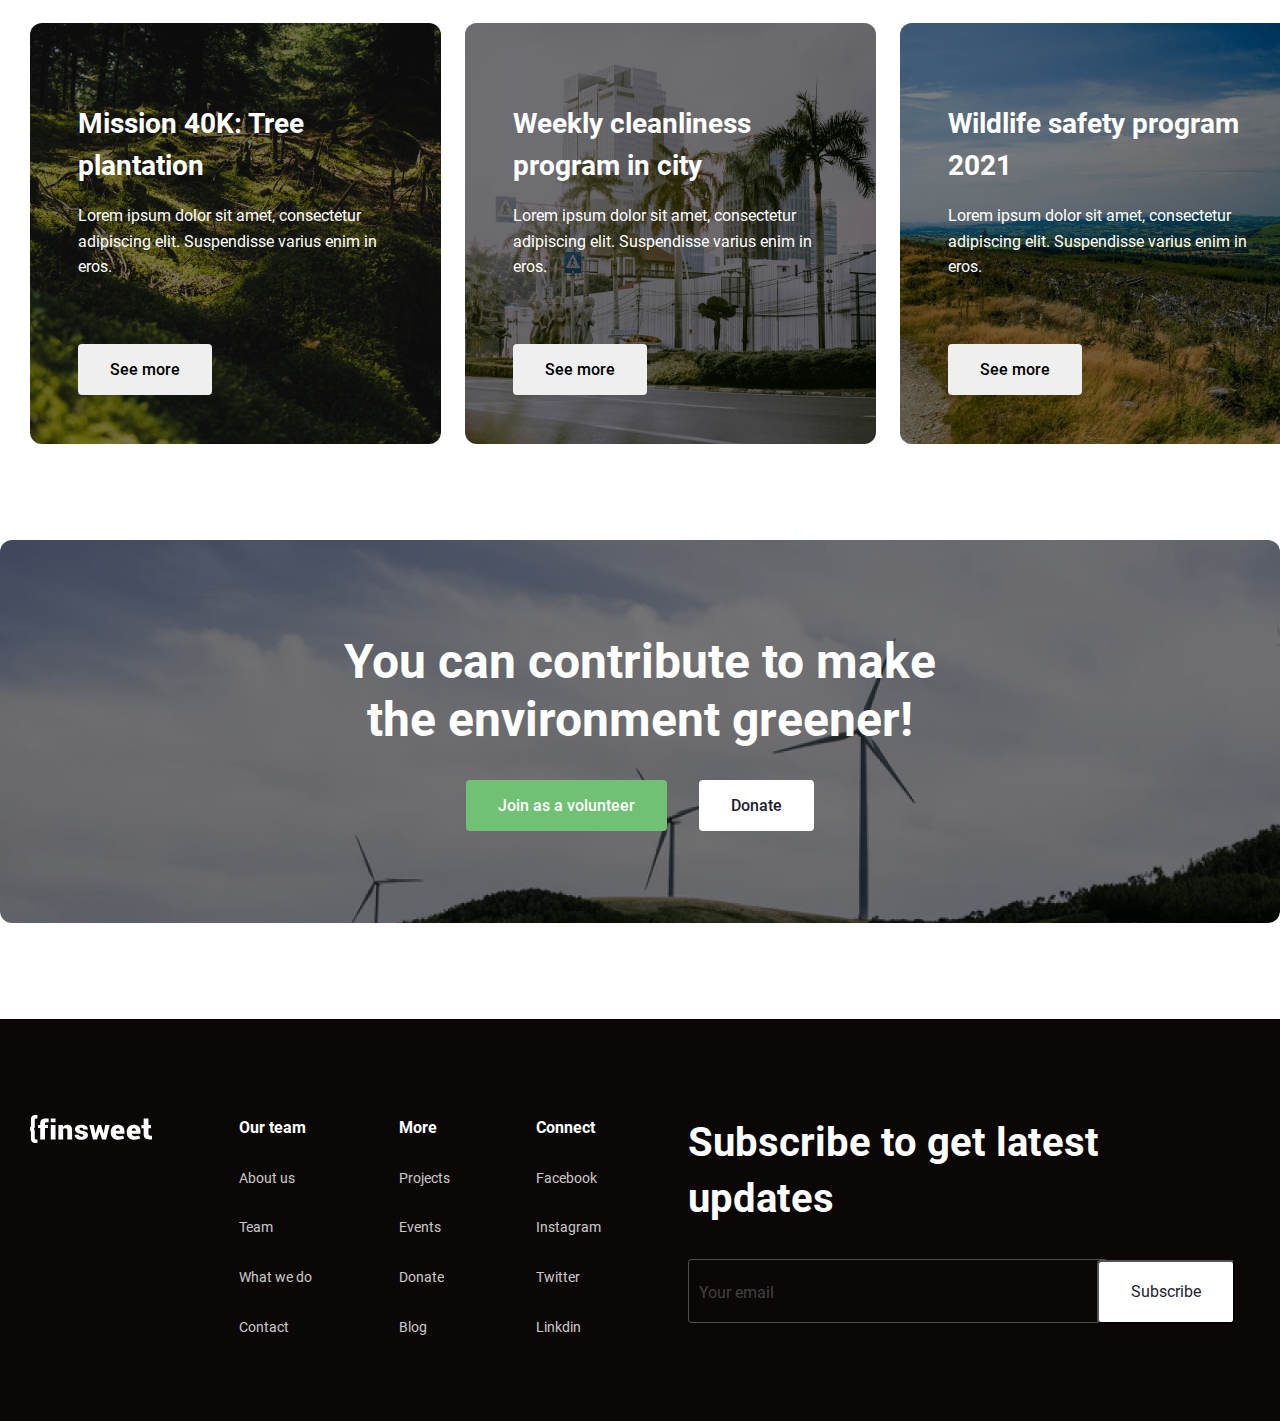
<file: pages/projectReadMore/promore.html>
<!DOCTYPE html>
<html lang="en">
  <head>
    <meta charset="UTF-8" />
    <meta name="viewport" content="width=device-width, initial-scale=1.0" />
    <title>Client First | Project More</title>
    <link rel="stylesheet" href="./promore.css" />
    <!-- GLOBAL -->
    <link rel="stylesheet" href="../../css/global.css" />
    <!-- HOME -->
    <!-- <link rel="stylesheet" href="./css/home.css" /> -->
  </head>
  <body>
    <!-- HEADER START -->
    <header class="header">
      <div class="header__container container">
        <a class="site-logo" href="../../index.html">
          <img
            class="site-logo__image"
            src="../../images/site-logo.svg"
            alt=""
            weight="122"
            height="28"
          />
        </a>
        <nav class="sitenav">
          <ul class="sitenav__list">
            <li class="sitenav__item">
              <a class="sitenav-link" href="../../index.html">Home</a>
            </li>
            <li class="sitenav__item">
              <a class="sitenav-link" href="../../pages/Abot/about.html"
                >About us</a
              >
            </li>
            <li class="sitenav__item">
              <a class="sitenav-link" href="">What We Do</a>
            </li>
            <li class="sitenav__item">
              <a class="sitenav-link" href="../../pages/Media/media.html"
                >Media</a
              >
            </li>
            <li class="sitenav__item">
              <a class="sitenav-link" href="../../pages/Contact/contsct.html"
                >Contact</a
              >
            </li>
          </ul>
        </nav>
        <a class="btn btnm navbar-btn" href="../../pages/Donate/donate.html"
          >Donate</a
        >
      </div>
    </header>

    <main>
      <section class="info">
        <div class="container info__conatainer">
          <div class="info__text-wrapper">
            <span class="tint-headline__line"></span>
            <p class="info-p">OUR PROJECT</p>
          </div>

          <div class="projects__inner-wrapper">
            <h1 class="weeklyprog__title">
              Weekly cleanliness program in city
            </h1>

            <p class="weekly__prog-desc">
              Et morbi vitae lobortis nam odio. Faucibus vitae vel neque nullam
              in in lorem platea mattis. Euismod aenean rhoncus scelerisque amet
              tincidunt scelerisque aliquam. Luctus porttitor elit vel sapien,
              accumsan et id ut est. Posuere molestie in turpis quam.
              Scelerisque in viverra mi ut quisque. In sollicitudin sapien, vel
              nulla quisque vitae. Scelerisque eget accumsan, non in. Posuere
              magna erat bibendum amet, nisi eu id. <br />
              <br />

              Viverra at diam nunc non ornare. Sed ultricies pulvinar nunc,
              lacus sem. Tellus aliquam ut euismod cursus dui lectus. Ut amet,
              cras volutpat dui. A bibendum viverra eu cras. Mauris morbi sed
              dignissim a in nec aliquam fringilla et. Mattis elit dignissim
              nibh sit. Donec arcu sed elit scelerisque tempor ornare tristique.
              Integer faucibus duis praesent tempor feugiat ornare in. Erat
              libero egestas porttitor nunc pellentesque mauris et pulvinar
              eget. <br /><br />

              Consectetur feugiat quis hac enim nullam in enim. Tellus nisi
              dapibus libero rutrum vitae nisl, cursus in sed. Egestas mi
              ultricies et consectetur vel non. Augue enim enim, eget ut sit
              purus, justo nisl pharetra. Tincidunt leo aenean dui, varius
              metus, vel. Maecenas eu rhoncus, est nunc nisi volutpat, amet
              venenatis faucibus. Enim, vel nunc purus feugiat purus tincidunt
              neque. Massa ultricies faucibus pellentesque risus duis est.
            </p>

            <img
              src="../../images/clean-img.png"
              alt=""
              class="cleaning__img"
            />

            <h2 class="cleaning__img-title">Some cool heading</h2>
            <p class="cleaning__img-desc">
              Posuere sed pulvinar enim faucibus justo, cursus. In diam facilisi
              at sit convallis blandit blandit in. Maecenas odio orci lectus
              urna ante consequat erat non morbi. Rhoncus ullamcorper dictum sit
              non semper sit tellus adipiscing. Est sapien rhoncus sit
              vestibulum sollicitudin. Tellus urna malesuada eu id tempus lorem.
              Est aliquam sem bibendum felis interdum pharetra. Diam fermentum
              in lectus morbi at eget sit et quisque. Semper commodo viverra
              donec magna egestas nibh. Condimentum pellentesque auctor ornare
              at at tellus nunc cras eu. Velit dignissim penatibus faucibus
              tempus. Arcu pharetra morbi bibendum et dolor volutpat amet. Sed
              mauris amet mi sed purus vitae odio. Mi eu lectus suscipit
              sagittis, ultrices ut dui.
            </p>

            <ul class="cleaning__list">
              <li class="cleaning__item">
                Posuere sed pulvinar enim faucibus justo, cursus.
              </li>

              <li class="cleaning__item">
                In diam facilisi at sit convallis blandit blandit in.
              </li>

              <li class="cleaning__item">
                Maecenas odio orci lectus urna ante consequat erat non morbi.
              </li>
            </ul>

            <p class="cleaning__img-desc">
              Posuere sed pulvinar enim faucibus justo, cursus. In diam facilisi
              at sit convallis blandit blandit in. Maecenas odio orci lectus
              urna ante consequat erat non morbi.
            </p>
          </div>
        </div>
      </section>

      <!-- TINT -->

      <section class="tint">
        <div class="tint-container container">
          <div class="tint-content">
            <div class="tint-cart juigli">
              <h2 class="cart-title">Mission 40K: Tree plantation</h2>
              <p class="cart-p">
                Lorem ipsum dolor sit amet, consectetur adipiscing elit.
                Suspendisse varius enim in eros.
              </p>
              <a href="#"><button class="btn tint-btn">See more</button></a>
            </div>
            <div class="tint-cart palm">
              <h2 class="cart-title">Weekly cleanliness program in city</h2>
              <p class="cart-p">
                Lorem ipsum dolor sit amet, consectetur adipiscing elit.
                Suspendisse varius enim in eros.
              </p>
              <a href="#"><button class="btn tint-btn">See more</button></a>
            </div>
            <div class="tint-cart desert">
              <h2 class="cart-title">Wildlife safety program 2021</h2>
              <p class="cart-p">
                Lorem ipsum dolor sit amet, consectetur adipiscing elit.
                Suspendisse varius enim in eros.
              </p>
              <a href="#"><button class="btn tint-btn">See more</button></a>
            </div>
          </div>
        </div>
      </section>
      <!-- Tint end -->

      <!-- CTA -->
      <section class="cta">
        <div class="cta-container container">
          <h2 class="cta-title">
            You can contribute to make the environment greener!
          </h2>
          <div class="cta-buttons">
            <a class="btn cta-btn" href="#">Join as a volunteer</a>
            <a class="btn primary-btn" href="../../pages/Donate/donate.html"
              >Donate</a
            >
          </div>
        </div>
      </section>
    </main>
    <!-- main end -->
    <!-- footer -->
    <footer class="footer">
      <div class="footer-container container">
        <a class="footer-logo" href="../../index.html"
          ><img
            class="footer-logo-img"
            src="../../images/footer-logo-img.svg"
            alt=""
            width="122"
            height="28"
          />
        </a>
        <div class="footer-list__items">
          <ul class="fotter__list">
            <li class="footer__item footer__item-title">Our team</li>
            <li class="footer__item">
              <a class="footer__link" href="../Abot/about.html">About us</a>
            </li>
            <li class="footer__item">
              <a class="footer__link" href="#">Team</a>
            </li>
            <li class="footer__item">
              <a class="footer__link" href="#">What we do</a>
            </li>
            <li class="footer__item">
              <a class="footer__link" href="#">Contact</a>
            </li>
          </ul>
        </div>
        <div class="footer-list__items">
          <ul class="fotter__list">
            <li class="footer-item footer__item-title">More</li>
            <li class="footer-item">
              <a class="footer__link" href="#">Projects</a>
            </li>
            <li class="footer-item">
              <a class="footer__link" href="#">Events</a>
            </li>
            <li class="footer-item">
              <a class="footer__link" href="#">Donate</a>
            </li>
            <li class="footer-item">
              <a class="footer__link" href="#">Blog</a>
            </li>
          </ul>
        </div>
        <div class="footer-list__items">
          <ul class="fotter__list">
            <li class="footer-item footer__item-title">Connect</li>
            <li class="footer-item">
              <a class="footer__link" href="#">Facebook</a>
            </li>
            <li class="footer-item">
              <a class="footer__link" href="#">Instagram</a>
            </li>
            <li class="footer-item">
              <a class="footer__link" href="#">Twitter</a>
            </li>
            <li class="footer-item">
              <a class="footer__link" href="#">Linkdin</a>
            </li>
          </ul>
        </div>
        <div class="form">
          <h1 class="footer__foorm-title">Subscribe to get latest updates</h1>
          <div class="adress">
            <input type="email" name="email" placeholder="Your email" />
            <button class="primary-btn footer-btn">Subscribe</button>
          </div>
        </div>
      </div>
    </footer>
    <!-- footer end -->
  </body>
</html>
</file>
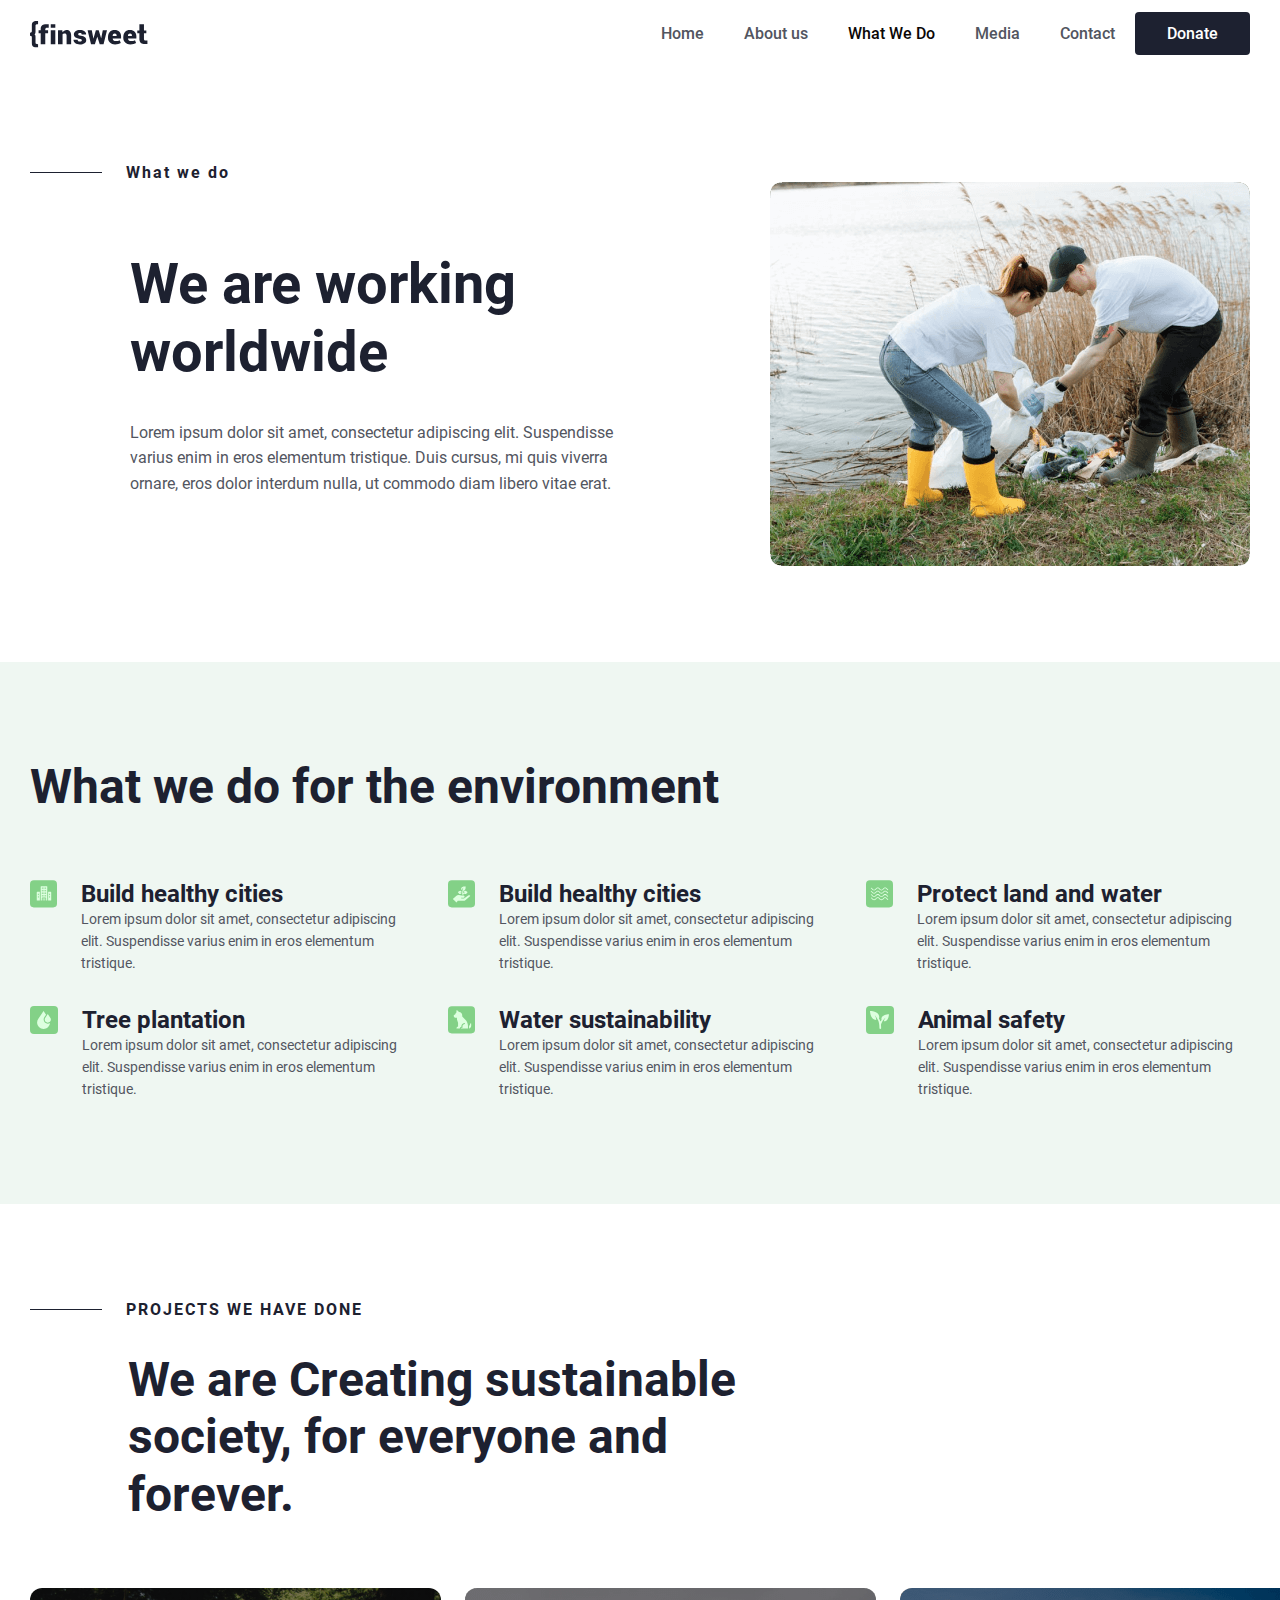
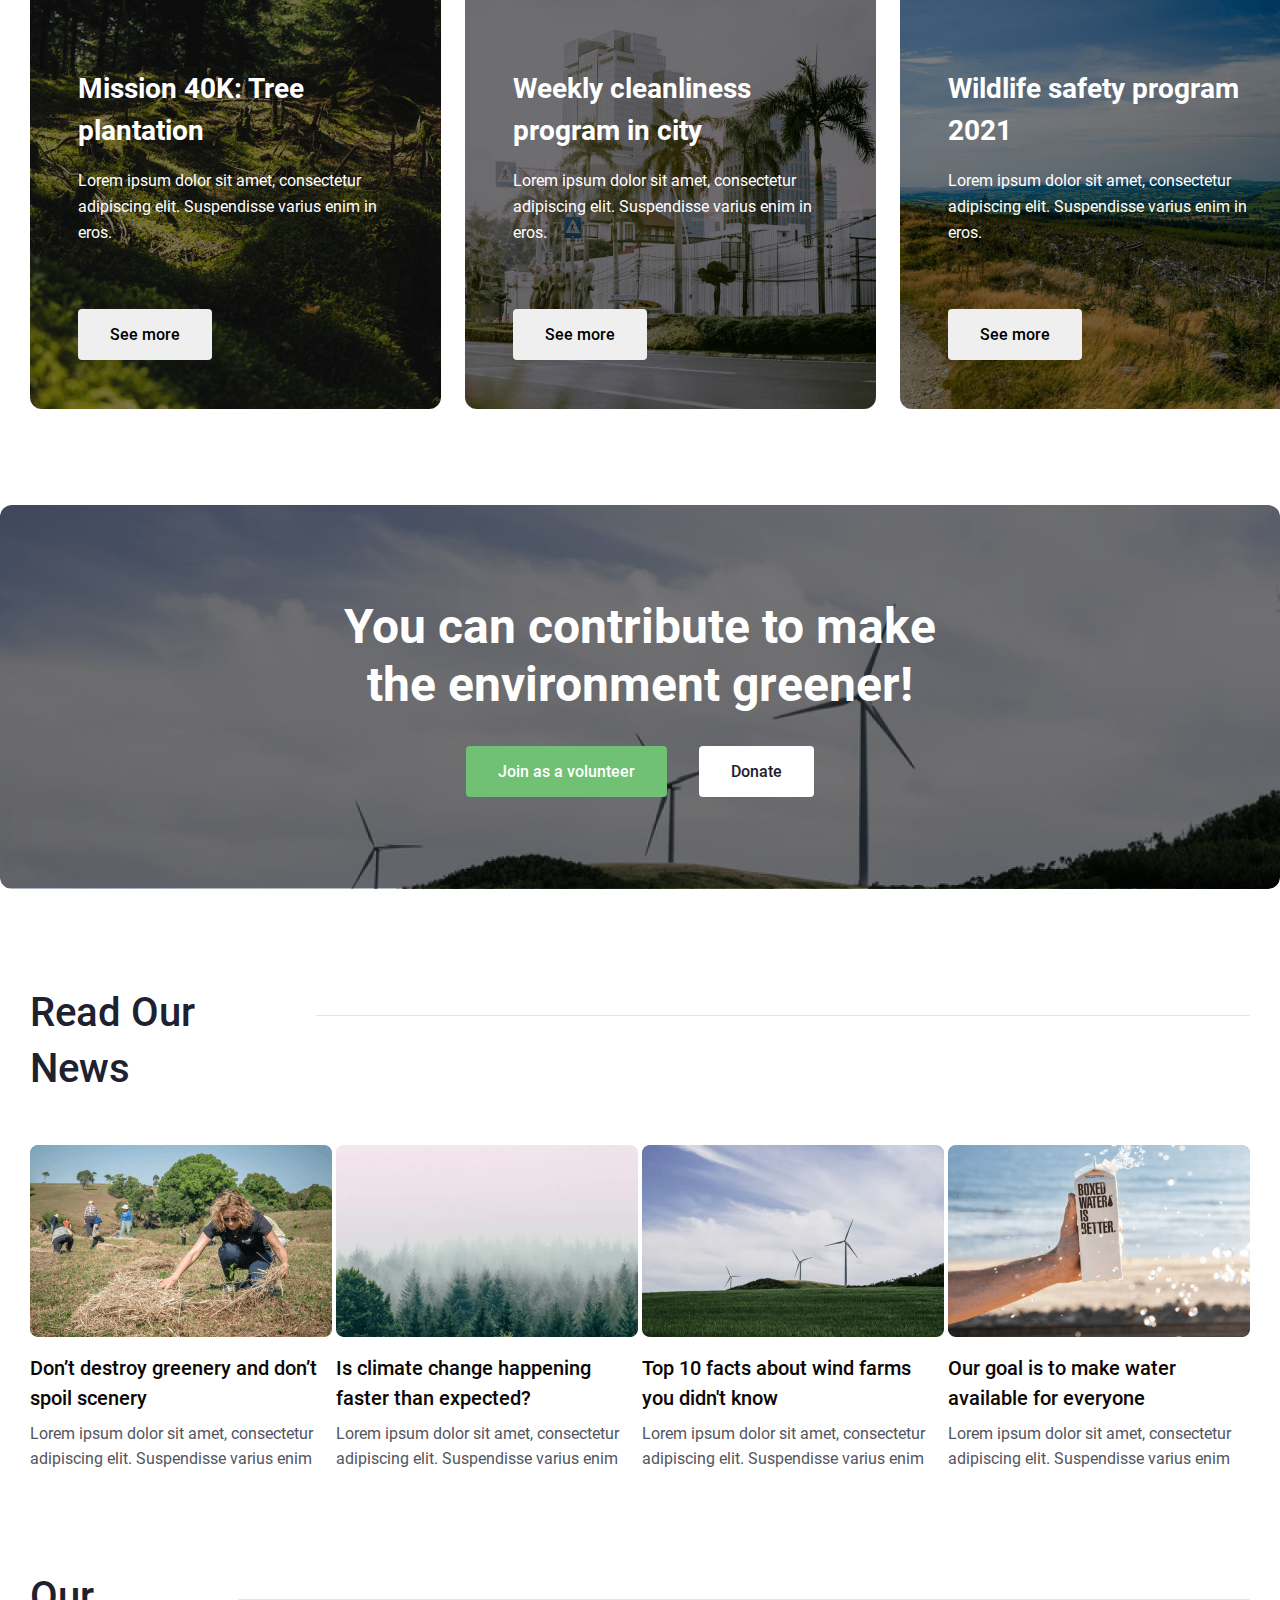
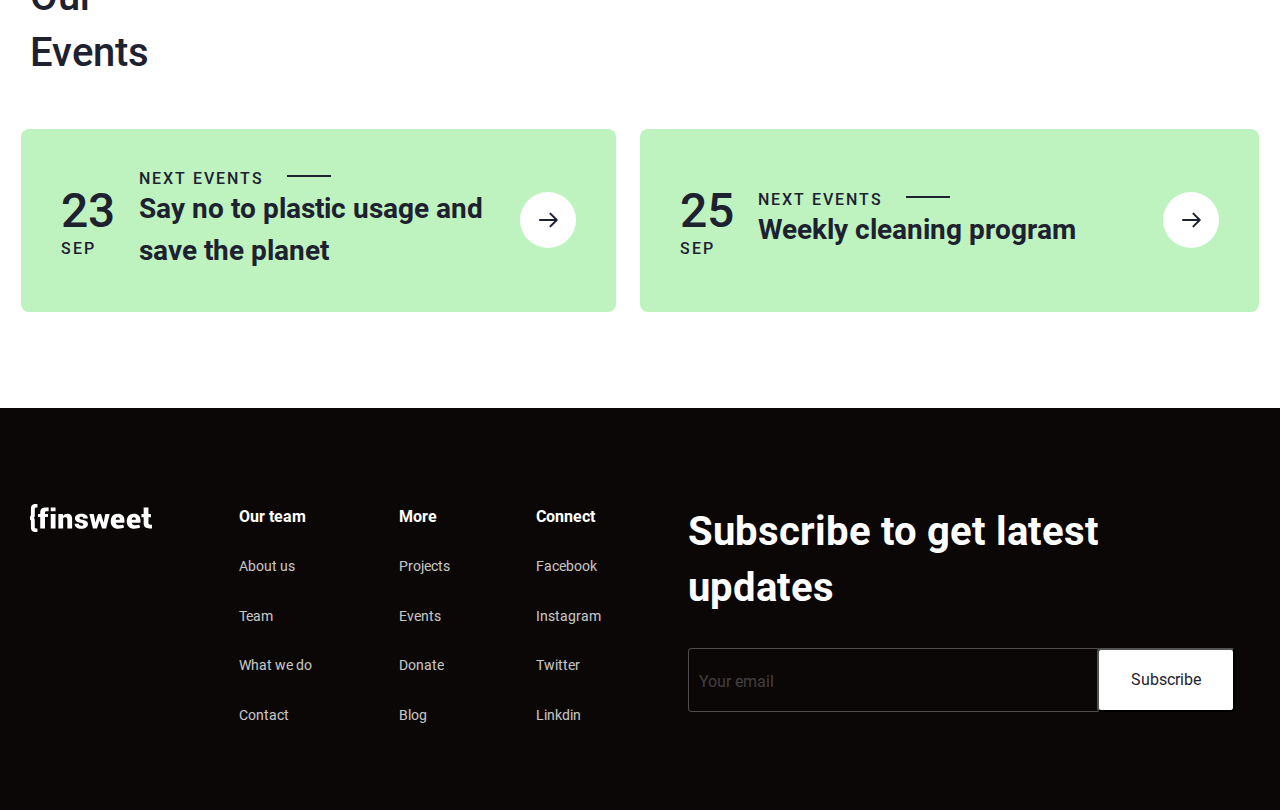
<file: pages/What We Do/whatwedo.html>
<!DOCTYPE html>
<html lang="en">
  <head>
    <meta charset="UTF-8" />
    <meta name="viewport" content="width=device-width, initial-scale=1.0" />
    <title>Client First | What We Do</title>
    <link rel="stylesheet" href="./whatwedo.css" />
    <!-- GLOBAL -->
    <link rel="stylesheet" href="../../css/global.css" />
    <!-- HOME -->
    <!-- <link rel="stylesheet" href="./css/home.css" /> -->
  </head>
  <body>
    <!-- HEADER START -->
    <header class="header">
      <div class="header__container container">
        <a class="site-logo" href="../../index.html">
          <img
            class="site-logo__image"
            src="../../images/site-logo.svg"
            alt=""
            weight="122"
            height="28"
          />
        </a>
        <nav class="sitenav">
          <ul class="sitenav__list">
            <li class="sitenav__item">
              <a class="sitenav-link" href="../../index.html">Home</a>
            </li>
            <li class="sitenav__item">
              <a class="sitenav-link" href="../Abot/about.html">About us</a>
            </li>
            <li class="sitenav__item">
              <a id="active" class="sitenav-link" href="">What We Do</a>
            </li>
            <li class="sitenav__item">
              <a class="sitenav-link" href="../Media/media.html">Media</a>
            </li>
            <li class="sitenav__item">
              <a class="sitenav-link" href="../Contact/contsct.html">Contact</a>
            </li>
          </ul>
        </nav>
        <a class="btn btnm navbar-btn" href="../Donate/donate.html">Donate</a>
      </div>
    </header>

    <!-- HEADER END -->
    <!-- MAIN START -->
    <main>
      <!-- WHAT WE DO -->

      <section class="wedo">
        <div class="wedo-container container">
          <div class="wedo-head-text">
            <span class="weddo-line"></span>
            <p class="wedo-head-p">What we do</p>
          </div>
          <div class="wedo-head-content">
            <div class="wedo-text">
              <h1 class="wedo-title">We are working worldwide</h1>
              <p class="wedo-p">
                Lorem ipsum dolor sit amet, consectetur adipiscing elit.
                Suspendisse varius enim in eros elementum tristique. Duis
                cursus, mi quis viverra ornare, eros dolor interdum nulla, ut
                commodo diam libero vitae erat.
              </p>
            </div>
            <img
              class="wedo-img"
              src="../../images/wedo-img.png"
              alt=""
              width="480"
              height="384"
            />
          </div>
        </div>
      </section>

      <!-- WHAT WE DO END -->

      <!-- WHAT WE DO  BG -->

      <section class="wedo-bg">
        <div class="wedo-bg-container container">
          <h2 class="wedo-bg-title">What we do for the environment</h2>
          <ul class="wedo-bg-list">
            <li class="wedo-bg-item">
              <img
                src="../../images/func-icon1.svg"
                alt=""
                width="28"
                height="28"
              />
              <div class="wedo-item-text">
                <h4 class="wedo-item-title">Build healthy cities</h4>
                <p class="wedo-item-p">
                  Lorem ipsum dolor sit amet, consectetur adipiscing elit.
                  Suspendisse varius enim in eros elementum tristique.
                </p>
              </div>
            </li>
            <li class="wedo-bg-item">
              <img
                class="wedo-item-img"
                src="../../images/func-icon2.svg"
                alt=""
                width="28"
                height="28"
              />
              <div class="wedo-item-text">
                <h4 class="wedo-item-title">Build healthy cities</h4>
                <p class="wedo-item-p">
                  Lorem ipsum dolor sit amet, consectetur adipiscing elit.
                  Suspendisse varius enim in eros elementum tristique.
                </p>
              </div>
            </li>
            <li class="wedo-bg-item">
              <img
                class="wedo-item-img"
                src="../../images/func-icon3.svg"
                alt=""
                width="28"
                height="28"
              />
              <div class="wedo-item-text">
                <h4 class="wedo-item-title">Protect land and water</h4>
                <p class="wedo-item-p">
                  Lorem ipsum dolor sit amet, consectetur adipiscing elit.
                  Suspendisse varius enim in eros elementum tristique.
                </p>
              </div>
            </li>
            <li class="wedo-bg-item">
              <img
                class="wedo-item-img"
                src="../../images/func-icon5.svg"
                alt=""
                width="28"
                height="28"
              />
              <div class="wedo-item-text">
                <h4 class="wedo-item-title">Tree plantation</h4>
                <p class="wedo-item-p">
                  Lorem ipsum dolor sit amet, consectetur adipiscing elit.
                  Suspendisse varius enim in eros elementum tristique.
                </p>
              </div>
            </li>
            <li class="wedo-bg-item">
              <img
                class="wedo-item-img"
                src="../../images/func-icon4.svg"
                alt=""
                width="28"
                height="28"
              />
              <div class="wedo-item-text">
                <h4 class="wedo-item-title">Water sustainability</h4>
                <p class="wedo-item-p">
                  Lorem ipsum dolor sit amet, consectetur adipiscing elit.
                  Suspendisse varius enim in eros elementum tristique.
                </p>
              </div>
            </li>
            <li class="wedo-bg-item">
              <img
                class="wedo-item-img"
                src="../../images/func-icon6.svg"
                alt=""
                width="28"
                height="28"
              />
              <div class="wedo-item-text">
                <h4 class="wedo-item-title">Animal safety</h4>
                <p class="wedo-item-p">
                  Lorem ipsum dolor sit amet, consectetur adipiscing elit.
                  Suspendisse varius enim in eros elementum tristique.
                </p>
              </div>
            </li>
          </ul>
        </div>
      </section>

      <!-- WHAT WE DO BG END  -->

      <section class="tint">
        <div class="tint-container container">
          <div class="tint-headline">
            <span class="tint-headline__line"></span>
            <p class="headline__p">Projects we have done</p>
          </div>
          <h2 class="tint-head-title">
            We are Creating sustainable society, for everyone and forever.
          </h2>
          <div class="tint-content">
            <div class="tint-cart juigli">
              <h2 class="cart-title">Mission 40K: Tree plantation</h2>
              <p class="cart-p">
                Lorem ipsum dolor sit amet, consectetur adipiscing elit.
                Suspendisse varius enim in eros.
              </p>
              <a href="#"><button class="btn tint-btn">See more</button></a>
            </div>
            <div class="tint-cart palm">
              <h2 class="cart-title">Weekly cleanliness program in city</h2>
              <p class="cart-p">
                Lorem ipsum dolor sit amet, consectetur adipiscing elit.
                Suspendisse varius enim in eros.
              </p>
              <a href="../../pages/projectReadMore/promore.html"
                ><button class="btn tint-btn">See more</button></a
              >
            </div>
            <div class="tint-cart desert">
              <h2 class="cart-title">Wildlife safety program 2021</h2>
              <p class="cart-p">
                Lorem ipsum dolor sit amet, consectetur adipiscing elit.
                Suspendisse varius enim in eros.
              </p>
              <a href="#"><button class="btn tint-btn">See more</button></a>
            </div>
          </div>
        </div>
      </section>
      <!-- Tint end -->

      <!-- CTA -->
      <section class="cta">
        <div class="cta-container container">
          <h2 class="cta-title">
            You can contribute to make the environment greener!
          </h2>
          <div class="cta-buttons">
            <a class="btn cta-btn" href="#">Join as a volunteer</a>
            <a class="btn primary-btn" href="../../pages/Donate/donate.html"
              >Donate</a
            >
          </div>
        </div>
      </section>

      <!-- BLOG -->
      <section class="blog">
        <div class="blog-container container">
          <div class="blog-head-title">
            <h2 class="head-title">Read Our News</h2>
            <span class="head-line"></span>
          </div>
          <div class="blog-content">
            <div class="blog-card">
              <img
                class="blog-card__img"
                src="../../images/bloc-img1.png"
                alt=""
                width="302"
                height="192"
              />
              <div class="blog-titles">
                <a class="blog-card__link" href="#"
                  >Don’t destroy greenery and don’t spoil scenery</a
                >
                <p class="blog-p">
                  Lorem ipsum dolor sit amet, consectetur adipiscing elit.
                  Suspendisse varius enim
                </p>
              </div>
            </div>
            <div class="blog-card">
              <img
                class="blog-card__img"
                src="../../images/bloc-img2.png"
                alt=""
                width="302"
                height="192"
              />
              <div class="blog-titles">
                <a
                  class="blog-card__link"
                  href="../../pages/blogpost/blogpost.html"
                >
                  Is climate change happening faster than expected?</a
                >
                <p class="blog-p">
                  Lorem ipsum dolor sit amet, consectetur adipiscing elit.
                  Suspendisse varius enim
                </p>
              </div>
            </div>
            <div class="blog-card">
              <img
                class="blog-card__img"
                src="../../images/bloc-img3.png"
                alt=""
                width="302"
                height="192"
              />
              <div class="blog-titles">
                <a class="blog-card__link" href="#"
                  >Top 10 facts about wind farms you didn't know</a
                >
                <p class="blog-p">
                  Lorem ipsum dolor sit amet, consectetur adipiscing elit.
                  Suspendisse varius enim
                </p>
              </div>
            </div>
            <div class="blog-card">
              <img
                class="blog-card__img"
                src="../../images/bloc-img4.png"
                alt=""
                width="302"
                height="192"
              />
              <div class="blog-titles">
                <a class="blog-card__link" href="#"
                  >Our goal is to make water available for everyone</a
                >
                <p class="blog-p">
                  Lorem ipsum dolor sit amet, consectetur adipiscing elit.
                  Suspendisse varius enim
                </p>
              </div>
            </div>
          </div>
        </div>
      </section>
      <!-- BLOG END -->

      <!-- EVENTS -->
      <section class="events">
        <div class="events-container container">
          <div class="events-head-titles">
            <h2 class="events-title">Our Events</h2>
            <span class="events-line"></span>
          </div>
          <div class="events-content">
            <div class="events-card">
              <div class="events-date">
                <h2 class="date-title">23</h2>
                <p class="date-p">SEP</p>
              </div>
              <div class="nextitle">
                <div class="nextline">
                  <h4 class="next">Next Events</h4>
                  <span class="line"></span>
                </div>
                <h3 class="events-next-title">
                  Say no to plastic usage and save the planet
                </h3>
              </div>
              <a href="#"
                ><img
                  src="../../images/event-icon.svg"
                  alt=""
                  width="56"
                  height="56"
              /></a>
            </div>

            <div class="events-card">
              <div class="events-date">
                <h2 class="date-title">25</h2>
                <p class="date-p">SEP</p>
              </div>
              <div class="nextitle">
                <div class="nextline">
                  <h4 class="next">Next Events</h4>
                  <span class="line"></span>
                </div>
                <h3 class="events-next-title">Weekly cleaning program</h3>
              </div>
              <a class="events-btn" href="../blogpost/blogpost.html"
                ><img
                  src="../../images/event-icon.svg"
                  alt=""
                  width="56"
                  height="56"
              /></a>
            </div>
          </div>
        </div>
      </section>
    </main>
    <!-- MAIN END -->
    <!-- FOOTER START -->
    <footer class="footer">
      <div class="footer-container container">
        <a class="footer-logo" href="../../index.html"
          ><img
            class="footer-logo-img"
            src="../../images/footer-logo-img.svg"
            alt=""
            width="122"
            height="28"
          />
        </a>
        <div class="footer-list__items">
          <ul class="fotter__list">
            <li class="footer__item footer__item-title">Our team</li>
            <li class="footer__item">
              <a class="footer__link" href="../Abot/about.html">About us</a>
            </li>
            <li class="footer__item">
              <a class="footer__link" href="#">Team</a>
            </li>
            <li class="footer__item">
              <a class="footer__link" href="#">What we do</a>
            </li>
            <li class="footer__item">
              <a class="footer__link" href="../Contact/contsct.html">Contact</a>
            </li>
          </ul>
        </div>
        <div class="footer-list__items">
          <ul class="fotter__list">
            <li class="footer-item footer__item-title">More</li>
            <li class="footer-item">
              <a class="footer__link" href="../projectReadMore/promore.html"
                >Projects</a
              >
            </li>
            <li class="footer-item">
              <a class="footer__link" href="#">Events</a>
            </li>
            <li class="footer-item">
              <a class="footer__link" href="../Donate/donate.html">Donate</a>
            </li>
            <li class="footer-item">
              <a class="footer__link" href="../blogpost/blogpost.html">Blog</a>
            </li>
          </ul>
        </div>
        <div class="footer-list__items">
          <ul class="fotter__list">
            <li class="footer-item footer__item-title">Connect</li>
            <li class="footer-item">
              <a class="footer__link" href="#">Facebook</a>
            </li>
            <li class="footer-item">
              <a class="footer__link" href="#">Instagram</a>
            </li>
            <li class="footer-item">
              <a class="footer__link" href="#">Twitter</a>
            </li>
            <li class="footer-item">
              <a class="footer__link" href="#">Linkdin</a>
            </li>
          </ul>
        </div>
        <div class="form">
          <h1 class="footer__foorm-title">Subscribe to get latest updates</h1>
          <div class="adress">
            <input type="email" name="email" placeholder="Your email" />
            <button class="primary-btn footer-btn">Subscribe</button>
          </div>
        </div>
      </div>
    </footer>
    <!-- FOOTER END -->
  </body>
</html>
</file>
<file: css/home.css>
/* BG */

.bj {
  height: 735px;
}
.bg-container {
  background-image: url(../images/BG-Image.png);
  background-repeat: no-repeat;
  background-size: cover;
  background-position: center;
  padding-top: 128px;
  padding-left: 110px;
}

.bg-title {
  width: 640px;
  color: #fff;
  font-size: 64px;
  font-style: normal;
  font-weight: 700;
  line-height: 120%;
}
.bg-buttons {
  margin-top: 4.8rem;
  display: flex;
  align-items: center;
  gap: 2.4rem;
}

.bg-btn {
  display: inline-flex;
  padding: 16px 32px;
  justify-content: center;
  align-items: center;
  gap: 10px;
  border-radius: 4px;
  background: #fff;
  backdrop-filter: blur(40px);
}
.play-button {
  display: flex;
  align-items: center;
  gap: 10px;
}
.play {
  color: #fff;
  text-align: right;
  font-family: Roboto;
  font-size: 16px;
  font-style: normal;
  font-weight: 500;
  line-height: normal;
}

.bg-stc {
  margin-top: 192px;
  display: flex;
  align-items: center;
  justify-content: flex-start;
  padding-bottom: 6.4rem;
  gap: 20px;
}
.bg-p {
  color: #fff;
  text-align: right;
  font-size: 18px;
  font-style: normal;
  font-weight: 500;
  line-height: normal;
}
.bg-line {
  width: 805px;
  height: 1px;
  background: #e5e5e5;
  backdrop-filter: blur(15px);
}

/* BG END */

/* Top ROW */

.toprow {
  padding-top: 9.6rem;
}
.toprow-container {
  display: flex;
  align-items: center;
  gap: 9.6rem;
}

.toprow__title {
  display: flex;
  flex-direction: column;
  width: 650px;
}
.toprow__head_title {
  display: flex;
  align-items: center;
  gap: 2.4rem;
}
.toprow-line {
  width: 72px;
  height: 2px;
  flex-shrink: 0;
  margin-bottom: 3rem;
  background-color: #1d2130;
}
.toprow-head-p {
  color: var(--primary-text, #1d2130);
  font-size: 16px;
  font-style: normal;
  font-weight: 700;
  line-height: normal;
  letter-spacing: 2px;
  text-transform: uppercase;
  margin-bottom: 3.2rem;
}

.toprow-text {
  margin-left: 9.5rem;
}

.toprow__content-title {
  color: var(--primary-text, #1d2130);
  font-family: Roboto;
  font-size: 48px;
  font-style: normal;
  font-weight: 700;
  line-height: 120%;
  margin-bottom: 3.2rem;
}
.toprow__content-p {
  color: var(--secondary-text, #525560);
  font-size: 16px;
  font-style: normal;
  font-weight: 400;
  line-height: 160%;
  margin-bottom: 4.8rem;
}
.toprow__btn {
  color: #fff;
  align-self: flex-start;
  border-radius: 4px;
  background: var(--green-primary, #70c174);
  transition: 0.3s ease;
}

.toprow__btn:hover {
  opacity: 0.7;
}

/* Top ROW end */

/* -------------------------- Bottom Row--------------------------------------- */

.bottonrow {
}

.bottonrow__head-title {
  display: flex;
  padding-top: 6.4rem;
  justify-content: center;
  align-items: center;
  gap: 2.4rem;
  padding-bottom: 3.5rem;
}
.bottonrow__head-p {
  color: var(--primary-text, #1d2130);
  font-family: Roboto;
  font-size: 16px;
  font-style: normal;
  font-weight: 500;
  line-height: normal;
  letter-spacing: 2px;
  text-transform: uppercase;
}
.bottonrow__line {
  width: 955px;
  height: 1px;
  background: #e5e5e5;
}
.bottonrow__list {
  display: flex;
  align-items: center;
  justify-content: space-evenly;
  padding-bottom: 6.5rem;
}

/* <!---------------------------- Bottom Row End --------------------------------> */

/* Function */

.function {
  background: var(--green-tertiary, #eff7f2);
}
.funtion-container {
}

.function-head-title {
  padding-top: 9.6rem;
  display: flex;
  align-items: center;
  gap: 2.4rem;
}
.function-head-line {
  width: 72px;
  height: 1px;
  flex-shrink: 0;
  background-color: #1d2130;
}
.function__head-p {
  color: var(--primary-text, #1d2130);
  font-style: normal;
  font-weight: 700;
  line-height: normal;
  letter-spacing: 2px;
  text-transform: uppercase;
}
.function-content {
  display: flex;
  margin-top: 3.2rem;
  gap: 9.6rem;
}
.function-text {
  display: flex;
  flex-direction: column;
  width: 608px;
  margin-left: 100px;
}
.funtion-title {
  color: var(--primary-text, #1d2130);
  font-size: 48px;
  font-style: normal;
  font-weight: 700;
  line-height: 120%;
}
.funtion-p {
  color: var(--secondary-text, #525560);
  font-style: normal;
  font-weight: 400;
  line-height: 160%;
  margin-top: 1.6rem;
}

.func-line-list {
  display: flex;
  gap: 2.4rem;
  margin-top: 3.3rem;
}

.func-line-he {
  width: 1px;
  height: 441px;
  background: #e5e5e5;
}

.function-list {
  display: flex;
  flex-direction: column;
}
.function-item {
  display: flex;
  align-items: flex-start;
}
.func-item-link {
  color: #1d2130;
  transition: 0.3s ease;
}
.func-item-link:hover {
  opacity: 0.7;
}
.func-logo {
  margin-right: 2.4rem;
}
.func-item-text {
  display: flex;
  flex-direction: column;
}
.func-item-title {
  color: var(--primary-text, #1d2130);
  font-size: 24px;
  font-style: normal;
  font-weight: 700;
  line-height: normal;
}
.func-item-p {
  color: var(--secondary-text, #525560);
  font-size: 16px;
  font-style: normal;
  font-weight: 400;
  line-height: 160%;
  margin-top: 8px;
  margin-bottom: 2.5rem;
}
.funtion-image {
  padding-bottom: 9.6rem;
}

/* Function End */

/* CHART */

.chart {
  background-color: #0b0706;
  margin-bottom: 9.6rem;
}
.chart-container {
  display: flex;
  justify-content: center;
  gap: 294px;
}
.chart-text {
  width: 611px;
  padding-top: 142px;
}
.chart-title {
  color: #fff;
  font-size: 48px;
  font-style: normal;
  font-weight: 700;
  line-height: 120%;
}
.chart-p {
  color: #fff;
  font-style: normal;
  font-weight: 400;
  line-height: 160%;
  opacity: 0.6;
  margin-top: 1.6rem;
}
.chart-list {
  margin-top: 3.2rem;
  display: flex;
  flex-wrap: wrap;
  gap: 20px;
  row-gap: 16px;
}
.chart-item {
  color: #fff;
  font-size: 16px;
  font-style: normal;
  font-weight: 500;
  line-height: 160%;
}
.chart-color-box {
  display: inline-block;
  width: 16px;
  height: 16px;
  flex-shrink: 0;
  border-radius: 4px;
}

.chart-color-box:nth-child(1) {
  background-color: #70c174;
}
.chart-color-box:nth-child(2) {
  background-color: #211cc7;
}
.chart-color-box:nth-child(3) {
  background-color: #f2740e;
}
.chart-color-box:nth-child(4) {
  background-color: #d0ccd0;
}
.chart-color-box:nth-child(5) {
  background-color: #ff0ee7;
}

.chart-img {
  margin-top: 9.6rem;
  margin-bottom: 9.6rem;
}

/* CHART END */
</file>
<file: pages/Abot/about.css>
/* about-text-head */

.abthead {
  padding-top: 9.6rem;
}
.abthead-container {
  display: flex;
  flex-direction: column;
}

.head-text {
  display: flex;
  gap: 2.4rem;
  align-items: center;
  margin-bottom: 3.2rem;
}
.abt-head-line {
  width: 72px;
  height: 1px;
  flex-shrink: 0;
  background-color: #1d2130;
}
.abt-head-p {
  color: var(--primary-text, #1d2130);
  font-size: 16px;
  font-style: normal;
  font-weight: 700;
  line-height: normal;
  letter-spacing: 2px;
  text-transform: uppercase;
}
.abt-head-text {
  display: flex;
  margin-left: 100px;
  gap: 6.4rem;
}
.abt-head-title {
  width: 624px;
  color: var(--primary-text, #1d2130);
  font-size: 56px;
  font-style: normal;
  font-weight: 700;
  line-height: 120%;
}

.abt-head-pa {
  width: 496px;
  color: var(--primary-text, #1d2130);
  font-family: "Roboto";
  font-size: 20px;
  font-style: normal;
  font-weight: 700;
  line-height: 150%;
  margin-bottom: 1.6rem;
}

.abt-head-pp {
  width: 496px;
  color: var(--primary-text, #1d2130);
  font-size: 16px;
  font-style: normal;
  font-weight: 400;
  line-height: 160%;
  padding-bottom: 9.6rem;
}

/* about-text-head end */

/* Video IMG */

.about-vide-container {
  display: flex;
  justify-content: center;
}
.play-icon {
  margin-top: 224px;
}
.video-img {
  display: flex;
  justify-content: center;
  width: 1200px;
  height: 448px;
  background-image: url(../../images/about-video-img.png);
  background-repeat: no-repeat;
  background-size: cover;
  background-position: center;
  border-radius: 12px;
}

/* Video IMG end */
.rectangle {
  background: #eff7f2;
  margin-bottom: 9.6rem;
}
.rectangle-container {
  margin-top: -220px;
  padding-top: 320px;
}

.rectangle-list {
  display: flex;
  gap: 9.6rem;
  justify-content: center;
}
.rectangle-item {
  display: flex;
  flex-direction: column;
}
.rectangle-item-p {
  color: var(--primary-text, #1d2130);
  font-size: 16px;
  font-style: normal;
  font-weight: 700;
  line-height: normal;
  letter-spacing: 2px;
  text-transform: uppercase;
  margin-bottom: 1.6rem;
}
.rectangle-item-title {
  width: 496px;
  color: var(--primary-text, #1d2130);
  font-size: 28px;
  font-style: normal;
  font-weight: 700;
  line-height: 150%;
  margin-bottom: 8px;
}
.rectangle-item-pp {
  width: 496px;
  color: var(--primary-text, #1d2130);
  font-size: 16px;
  font-style: normal;
  font-weight: 400;
  line-height: 160%;
}
.bottonrow__head-title {
  display: flex;
  padding-top: 6.4rem;
  justify-content: center;
  align-items: center;
  gap: 2.4rem;
  padding-bottom: 3.5rem;
}
.bottonrow__head-p {
  color: var(--primary-text, #1d2130);
  font-family: Roboto;
  font-size: 16px;
  font-style: normal;
  font-weight: 500;
  line-height: normal;
  letter-spacing: 2px;
  text-transform: uppercase;
}
.bottonrow__line {
  width: 955px;
  height: 1px;
  background: #e5e5e5;
}
.bottonrow__list {
  display: flex;
  align-items: center;
  justify-content: space-evenly;
  padding-bottom: 6.5rem;
}
/* reangle end */

/* AWARDS */

.awards {
  padding-top: 9.6rem;
}

.awards-title {
  text-align: center;
  color: var(--primary-text, #1d2130);
  text-align: center;
  font-size: 48px;
  font-style: normal;
  font-weight: 700;
  line-height: 120%;
  margin-bottom: 4.8rem;
}
.awards-list {
  display: flex;
  align-items: center;
  justify-content: center;
  gap: 212px;
}

.awards-item-tile {
  color: var(--primary-text, #1d2130);
  text-align: center;
  font-size: 24px;
  font-style: normal;
  font-weight: 700;
  line-height: 160%;
  margin-top: 1.6rem;
}
.awards-item-p {
  color: var(--primary-text, #1d2130);
  text-align: center;
  font-style: normal;
  font-weight: 700;
  line-height: 160%;
  margin-top: 4px;
}
.awards-item-pp {
  color: var(--primary-text, #1d2130);
  text-align: center;
  font-size: 12px;
  font-style: normal;
  font-weight: 500;
  line-height: 160%;
  margin-top: 4px;
  text-transform: uppercase;
  opacity: 0.6;
}

/* AWARDS END */

/* ABAUT BG */

.abaut-bg {
  padding-top: 9.6rem;
}

.abaut-bg-content {
  width: 1280px;
  display: flex;
  align-items: center;
  gap: 4.8rem;
  justify-content: space-between;
  background-color: #0b0706;
  padding-bottom: 6.4rem;
  padding-top: 6.4rem;
  border-radius: 12px;
}

.abaut-bg-text {
  display: flex;
  flex-direction: column;
  padding-left: 9.6rem;
}
.abaut-bg-p {
  color: #fff;
  font-size: 16px;
  font-style: normal;
  font-weight: 700;
  line-height: normal;
  letter-spacing: 2px;
  text-transform: uppercase;
  margin-bottom: 1.6rem;
}
.abaut-bg-title {
  margin-bottom: 1.6rem;
  color: #fff;
  font-size: 48px;
  font-style: normal;
  font-weight: 700;
  line-height: 120%;
}
.abaut-bg-pp {
  color: #fff;
  font-size: 16px;
  font-style: normal;
  font-weight: 400;
  line-height: 160%;
  opacity: 0.6;
  margin-bottom: 3.2rem;
}
.abaut-bg-list {
  display: flex;
  align-items: center;
  gap: 3.2rem;
}

.abaut-item-title {
  color: #fff;
  font-size: 24px;
  font-style: normal;
  font-weight: 500;
  line-height: 160%;
}
.ebaut-item-p {
  color: #fff;
  font-size: 12px;
  font-style: normal;
  font-weight: 500;
  line-height: 160%;
  opacity: 0.6;
}
.abaut-bg-img {
  padding-right: 0;
}

/* ABAUT-BG-END */

/* OUR  */

.our {
  padding-top: 9.6rem;
  padding-bottom: 9.6rem;
}
.our-container {
}

.our-head-text {
  display: flex;
  flex-direction: column;
}
.our-title {
  color: var(--primary-text, #1d2130);
  text-align: center;
  font-size: 48px;
  font-style: normal;
  font-weight: 700;
  line-height: 120%;
  margin-bottom: 1.6rem;
}
.our-p {
  text-align: center;
  color: var(--secondary-text, #525560);
  font-size: 16px;
  font-style: normal;
  font-weight: 400;
  line-height: 160%;
  opacity: 0.6;
  margin-bottom: 4.8rem;
}
.our-list {
  display: flex;
  flex-wrap: wrap;
  justify-content: center;
  gap: 3.2rem;
}
.our-item {
}
.our-item-img {
}
.our-item-title {
  color: var(--primary-text, #1d2130);
  text-align: center;
  font-size: 20px;
  font-style: normal;
  font-weight: 500;
  line-height: 160%;
  margin-top: 1.6rem;
}
.our-item-p {
  color: var(--primary-text, #1d2130);
  text-align: center;
  font-size: 12px;
  font-style: normal;
  font-weight: 500;
  line-height: 160%;
  opacity: 0.6;
}
.our-item-list {
  display: flex;
  align-items: center;
  justify-content: center;
  gap: 2rem;
  margin-top: 10px;
}
.our-item-list-item {
}
.our-item-link {
}

.our-item-link i:hover {
  opacity: 0.7;
}

.fa-brands {
}
.fa-facebook {
}
.fa-twitter {
}
.fa-linkedin {
}

/* OUR END */
</file>
<file: pages/blogpost/blogpost.css>
.blog-header {
  padding-top: 9.6rem;
}
.blog-geader-container {
}

.blog-header-text {
  text-align: center;
}
.header-pp {
  color: var(--primary-text, #1d2130);
  font-style: normal;
  font-weight: 500;
  line-height: 160%;
  margin-bottom: 3.2rem;
}
.header-title {
  color: var(--primary-text, #1d2130);
  text-align: center;
  font-size: 56px;
  font-style: normal;
  font-weight: 700;
  line-height: 120%;
  margin-bottom: 1.6rem;
}
.header-p {
  color: var(--secondary-text, #525560);
  text-align: center;
  font-style: normal;
  font-weight: 400;
  line-height: 160%;
  margin-bottom: 4.8rem;
}
.hader-img {
}
.blog-text {
  padding-top: 9.6rem;
  padding-bottom: 9.6rem;
}
.blog-text-container {
}
.blog-title {
  color: var(--primary-text, #1d2130);
  font-size: 48px;
  font-style: normal;
  font-weight: 700;
  line-height: 120%;
  margin-bottom: 3.2rem;
}
.blog-p {
  color: var(--secondary-text, #525560);
  font-style: normal;
  font-weight: 400;
  line-height: 160%;
}
.blog-title-m {
  color: var(--primary-text, #1d2130);
  font-family: Roboto;
  font-size: 28px;
  font-style: normal;
  font-weight: 700;
  line-height: 150%;
  margin-top: 3.2rem;
  margin-bottom: 1.6rem;
}
.blog-list {
  padding-left: 20px;
}
</file>
<file: pages/Contact/contact.css>
/* BG  */

.contbg {
  background: var(--off-white, #ebf0f9);
}
.contbg-container {
  display: flex;
  padding-top: 9.6rem;
  padding-bottom: 9.6rem;
}

.contact-bg-text {
  display: flex;
  flex-direction: column;
  width: 480px;
  margin-right: 9.6rem;
}
.cont-heaf-text {
  display: flex;
  align-items: center;
  gap: 2.4rem;
}
.cont-line {
  width: 72px;
  height: 1px;
  background-color: #1d2130;
}
.contact-head-p {
  color: var(--primary-text, #1d2130);
  font-style: normal;
  font-weight: 700;
  line-height: normal;
  letter-spacing: 2px;
  text-transform: uppercase;
}
.contact-bg-title {
  color: var(--b, #1d2130);
  font-size: 56px;
  font-style: normal;
  font-weight: 700;
  line-height: 120%;
}

.contact-bg-p {
  color: var(--b, #1d2130);
  margin-top: 1.6rem;
  font-size: 16px;
  font-style: normal;
  font-weight: 400;
  line-height: 160%;
}
.contact-bg-info {
  display: flex;
  flex-direction: column;
  width: 302px;
}
.contact-info-title {
  color: var(--primary-text, #1d2130);
  font-size: 24px;
  font-style: normal;
  font-weight: 700;
  line-height: 160%;
  margin-bottom: 10px;
}
.contact-bg-info-adrec {
  display: flex;
  align-items: center;
  gap: 3.2rem;
  transition: 0.3s ease;
}
.cont-tel-info {
  color: var(--primary-text, #1d2130);
  font-size: 16px;
  font-style: normal;
  font-weight: 400;
  line-height: 28px;
}
.email-contact-bg {
  color: var(--primary-text, #1d2130);
  font-size: 16px;
  font-style: normal;
  font-weight: 400;
  line-height: 28px;
}

.email-contact-bg:hover {
  opacity: 0.7;
}

.info-bg-line {
  width: 279px;
  height: 1px;
  background: #e5e5e5;
  margin-top: 1.6rem;
  margin-bottom: 3.2rem;
}
.bg-info-adress {
  color: var(--secondary-text, #525560);
  font-size: 16px;
  font-style: normal;
  font-weight: 400;
  line-height: 160%;
  margin-bottom: 3.2rem;
}

.bg-info-adress:hover {
  opacity: 0.7;
}

.bg-info-link {
  display: flex;
  align-items: center;
  gap: 2rem;
}

.fa-brands:hover {
  opacity: 0.7;
}
.fa-facebook {
}
.fa-twitter {
}
.fa-linkedin {
}
/* BG END  */

/* FORM  */

.form {
}
.form-container {
  width: 768px;
  height: 440px;
  display: flex;
  align-items: center;
  justify-content: center;
  flex-direction: column;
}

.form-list {
  display: flex;
  justify-content: center;

  flex-wrap: wrap;
  gap: 25px;
}
.form-item {
  width: 450px;
  height: 50px;
}
.form-input {
  display: flex;
  flex-direction: column;
}

.form-input input {
  width: 368px;
  height: 50px;
  border-top: none;
  border-right: none;
  border-left: none;
  border-bottom: 1px solid #f0e8e8f4;
}

.form-item-title {
  color: var(--primary-text, #1d2130);
  font-size: 12px;
  font-style: normal;
  font-weight: 700;
  line-height: 160%;
  opacity: 0.6;
}

::placeholder {
  color: #1d2130;
}

.item-input-messege {
  width: 1300px;
  height: 200px;
  flex-shrink: 0;
  border-radius: 1px solid #c6c6c7;
}

.contact-form-btn {
  color: #fff;
  text-align: right;
  border: none;
  font-size: 16px;
  font-style: normal;
  font-weight: 500;
  line-height: normal;
  display: inline-flex;
  padding: 16px 32px;
  justify-content: center;
  align-items: center;
  gap: 10px;
  margin-top: 50px;
  border-radius: 4px;
  background: var(--green-primary, #70c174);
  backdrop-filter: blur(40px);
  transition: 0.3s ease;
}

.contact-form-btn:hover {
  cursor: pointer;
  opacity: 0.7;
}

/* FORM END */

/* MAP  */

.map-adress {
  display: flex;
  justify-content: center;
}
</file>
<file: pages/Donate/donate.css>
/* BG  */

.donate-bg {
  background-color: #eff7f2;
  margin-bottom: 9.6rem;
}
.donate-bg-container {
  display: flex;
  align-items: center;
  justify-content: space-between;
  padding-bottom: 9.6rem;
  padding-top: 9.6rem;
}

.donate-bg-text {
  display: flex;
  flex-direction: column;
  width: 627px;
}
.donate-head-tex {
  display: flex;
  align-items: center;
  gap: 2.4rem;
  margin-bottom: 3.2rem;
}
.donate-head-line {
  width: 72px;
  height: 1px;
  background-color: #1d2130;
}
.donate-head-p {
  color: var(--primary-text, #1d2130);
  font-style: normal;
  font-weight: 700;
  line-height: normal;
  letter-spacing: 2px;
  text-transform: uppercase;
}
.donate-bg-title {
  color: var(--primary-text, #1d2130);
  font-size: 56px;
  font-style: normal;
  font-weight: 700;
  line-height: 120%;
  margin-bottom: 1.4rem;
}
.donate-bg-p {
  color: var(--secondary-text, #525560);
  font-style: normal;
  font-weight: 400;
  line-height: 160%;
  margin-bottom: 3.2rem;
}
.dontate-bg-btn {
  color: #fff;
  text-align: right;
  font-style: normal;
  font-weight: 500;
  align-self: flex-start;
  border: none;
  line-height: normal;
  display: inline-flex;
  padding: 16px 32px;
  justify-content: center;
  align-items: center;
  gap: 10px;
  border-radius: 4px;
  background: var(--green-primary, #70c174);
  backdrop-filter: blur(40px);
  cursor: pointer;
  transition: 0.3s ease;
}

.dontate-bg-btn:hover {
  opacity: 0.7;
}
/* BG END */

/* DONATE HERO  */
.donate-hero {
  padding-bottom: 9.6rem;
}
.donate-hero-container {
  display: flex;
  justify-content: space-between;
}

.donate-hero-text {
  display: flex;
  flex-direction: column;
  width: 592px;
}
.donate-hero-title {
  color: var(--b, #1d2130);
  font-size: 48px;
  font-style: normal;
  font-weight: 700;
  line-height: 120%;
  margin-bottom: 2.4rem;
}
.donate-hero-p {
  color: var(--secondary-text, #525560);
  font-style: normal;
  font-weight: 400;
  line-height: 160%;
}
.donate-tab {
  width: 592px;
}
.tab-content {
}
.tab-list {
  display: flex;
  align-items: center;
  gap: 2.4rem;
  margin-bottom: 2.4rem;
  border-bottom: 1px solid #e4f4f5;
}
.tab-item {
}
.tab-link {
  display: inline-block;
  position: relative;
  display: inline-flex;
  padding: 8px 24px;
  align-items: flex-start;
  gap: 10px;
  color: var(--primary-text, #1d2130);
  font-size: 16px;
  font-style: normal;
  font-weight: 500;
  line-height: 160%;
}

.tab-link::before {
  display: inline-block;
  content: "";
  background-color: #70c174;
  width: 0;
  height: 3px;
  position: absolute;
  left: 5px;
  bottom: 0;
  transition: 0.3s;
}

.tab-link:hover::before {
  width: 100%;
}

.tab-p {
  color: var(--secondary-text, #525560);
  font-size: 16px;
  font-style: normal;
  font-weight: 400;
  line-height: 160%;
}

.donate-hero-line {
  width: 100%;
  height: 1px;
  background-color: #525560;
  padding-bottom: 9.6rem;
  padding-top: 9.6rem;
}
/* DONATE HERO END */

/* FEATURES */

.donate-features {
  padding-top: 9.6rem;
  padding-bottom: 9.6rem;
}
.donate-features-container {
  display: flex;
  justify-content: space-between;
}

.donate-features-title {
  width: 374px;
  color: var(--b, #1d2130);
  font-size: 48px;
  font-style: normal;
  font-weight: 700;
  line-height: 120%;
}
.donate-features-p {
  width: 338px;
  color: var(--secondary-text, #525560);
  font-style: normal;
  font-weight: 400;
  line-height: 160%;
}
.donate-features-pp {
  width: 374px;
  color: var(--secondary-text, #525560);
  font-style: normal;
  font-weight: 400;
  line-height: 160%;
}

/* FEATURES END */
</file>
<file: pages/Media/media.css>
/* MEDIA  */

.news {
  background-color: #eff7f2;
  margin-bottom: 9.6rem;
}
.news-container {
  display: flex;
  padding-top: 9.6rem;
  padding-bottom: 9.6rem;
  justify-content: space-between;
}

.news-text {
  display: flex;
  flex-direction: column;
  width: 496px;
}
.news-head-text {
  display: flex;
  align-items: center;
  gap: 2.4rem;
}
.news-line {
  width: 72px;
  height: 1px;
  margin-bottom: 30px;
  background-color: #1d2130;
}
.news-head-p {
  color: var(--primary-text, #1d2130);
  font-style: normal;
  font-weight: 700;
  line-height: normal;
  letter-spacing: 2px;
  text-transform: uppercase;
  margin-bottom: 3.2rem;
}
.news-title {
  color: var(--primary-text, #1d2130);
  font-size: 56px;
  font-style: normal;
  font-weight: 700;
  line-height: 120%;
  margin-bottom: 1.6rem;
}
.news-p {
  color: var(--secondary-text, #525560);
  font-size: 16px;
  font-style: normal;
  font-weight: 400;
  line-height: 160%;
  margin-bottom: 3.2em;
}
.btn {
}
.news-btn {
  display: inline-flex;
  padding: 16px 32px;
  align-self: flex-start;
  color: #fff;
  justify-content: center;
  align-items: center;
  gap: 10px;
  border-radius: 4px;
  background: var(--green-primary, #70c174);
  backdrop-filter: blur(40px);
  transition: 0.3s ease;
}

.news-btn:hover {
  opacity: 0.7;
}

.news-info {
  width: 592px;
  height: 576px;
  background-color: #fff;
  border-radius: 12px;
  padding: 24px 56px 24px 24px;
}
.news-list {
  display: flex;
  flex-direction: column;
}
.news-item {
  display: flex;
  gap: 2.4rem;
  align-items: center;
}
.news-img {
  margin-bottom: 2.4rem;
}
.news-item-text {
}
.news-item-title {
  color: var(--primary-text, #1d2130);
  font-size: 20px;
  font-style: normal;
  font-weight: 700;
  line-height: 150%;
}
.news-item-p {
  color: var(--secondary-text, #525560);
  font-size: 16px;
  font-style: normal;
  font-weight: 400;
  line-height: 160%;
}

/* MEDIA END  */
</file>
<file: pages/projectReadMore/promore.css>
.info {
  margin-top: 9.6rem;
}

.container {
}
.info__conatainer {
}

.info__text-wrapper {
  display: flex;
  align-items: center;
  gap: 2.4rem;
  margin-left: 12rem;
  margin-bottom: 3.2rem;
}

.projects__line {
}

.projext__text {
}

.projects__inner-wrapper {
  width: 100%;
  max-width: 83.2rem;
  margin-left: auto;
  margin-right: auto;
}

.weeklyprog__title {
  color: var(--primary-text);
  font-size: 5.6rem;
  font-style: normal;
  font-weight: 700;
  line-height: 1.2;
  margin-bottom: 3.2rem;
}

.weekly__prog-desc {
  margin-bottom: 3.2rem;
}

.cleaning__img {
  margin-bottom: 4.8rem;
}

.cleaning__img-title {
  color: var(--primary-text);
  font-size: 4.8rem;
  font-style: normal;
  font-weight: 700;
  line-height: 1.2;
  margin-bottom: 1.6rem;
}

.cleaning__img-desc {
  color: var(--secondary-text);
  font-size: 1.6rem;
  font-style: normal;
  font-weight: 400;
  line-height: 1.6;
  margin-bottom: 1.6rem;
}

.cleaning__list {
  list-style: square;
  margin-bottom: 1.6rem;
}

.cleaning__item {
  margin-left: 3rem;
  color: var(--primary-text);
  font-size: 1.6rem;
  font-style: normal;
  font-weight: 700;
  line-height: 1.6; /* 25.6px */
}
</file>
<file: pages/What We Do/whatwedo.css>
/* WHAT WE DO HEAD */

.wedo {
  padding-top: 9.6rem;
}

.wedo-head-content {
  display: flex;
  align-items: center;
  justify-content: space-between;
}
.wedo-head-text {
  display: flex;
  align-items: center;
  gap: 2.4rem;
}
.weddo-line {
  width: 72px;
  height: 1px;
  flex-shrink: 0;
  background-color: #1d2130;
}
.wedo-head-p {
  color: var(--primary-text, #1d2130);
  font-size: 16px;
  font-style: normal;
  font-weight: 700;
  line-height: normal;
  letter-spacing: 2px;
}
.wedo-text {
  width: 594px;
  padding-left: 100px;
}
.wedo-title {
  color: var(--primary-text, #1d2130);
  font-size: 56px;
  font-style: normal;
  font-weight: 700;
  line-height: 120%;
  padding-bottom: 3.4rem;
}
.wedo-p {
  color: var(--secondary-text, #525560);
  font-size: 16px;
  font-style: normal;
  font-weight: 400;
  line-height: 160%;
}

/* WHAT WE DO HEAD END */

/* WEDO-BG */
.wedo-bg {
  background: var(--green-tertiary, #eff7f2);
  margin-top: 9.6rem;
  padding-bottom: 9.6rem;
}
.wedo-bg-container {
}

.wedo-bg-title {
  color: var(--primary-text, #1d2130);
  font-size: 48px;
  font-style: normal;
  font-weight: 700;
  line-height: 120%;
  padding-top: 9.6rem;
}
.wedo-bg-list {
  margin-top: 6.4rem;
  display: flex;
  flex-wrap: wrap;
  gap: 2.4rem;
  justify-content: space-between;
}
.wedo-bg-item {
  width: 384px;
  height: 102px;
  display: flex;
  align-items: self-start;
  gap: 2.4rem;
}
.wedo-item-text {
  margin-bottom: 5px;
}
.wedo-item-title {
  color: var(--primary-text, #1d2130);
  font-size: 24px;
  font-style: normal;
  font-weight: 700;
  line-height: normal;
}
.wedo-item-p {
  color: #525560;
  font-size: 14px;
  font-style: normal;
  font-weight: 400;
  line-height: 160%;
}
.wedo-item-img {
}
/* WEDO-BG END */
</file>
<file: css/global.css>
/* NORMALIZE */
/*! normalize.css v8.0.1 | MIT License | github.com/necolas/normalize.css */

/* Document
   ========================================================================== */

/**
 * 1. Correct the line height in all browsers.
 * 2. Prevent adjustments of font size after orientation changes in iOS.
 */

html {
  line-height: 1.15; /* 1 */
  -webkit-text-size-adjust: 100%; /* 2 */
}

/* Sections
     ========================================================================== */

/**
   * Remove the margin in all browsers.
   */

body {
  margin: 0;
}

/**
   * Render the `main` element consistently in IE.
   */

main {
  display: block;
}

/**
   * Correct the font size and margin on `h1` elements within `section` and
   * `article` contexts in Chrome, Firefox, and Safari.
   */

h1 {
  font-size: 2em;
  margin: 0.67em 0;
}

/* Grouping content
     ========================================================================== */

/**
   * 1. Add the correct box sizing in Firefox.
   * 2. Show the overflow in Edge and IE.
   */

hr {
  box-sizing: content-box; /* 1 */
  height: 0; /* 1 */
  overflow: visible; /* 2 */
}

/**
   * 1. Correct the inheritance and scaling of font size in all browsers.
   * 2. Correct the odd `em` font sizing in all browsers.
   */

pre {
  font-family: monospace, monospace; /* 1 */
  font-size: 1em; /* 2 */
}

/* Text-level semantics
     ========================================================================== */

/**
   * Remove the gray background on active links in IE 10.
   */

a {
  background-color: transparent;
}

/**
   * 1. Remove the bottom border in Chrome 57-
   * 2. Add the correct text decoration in Chrome, Edge, IE, Opera, and Safari.
   */

abbr[title] {
  border-bottom: none; /* 1 */
  text-decoration: underline; /* 2 */
  text-decoration: underline dotted; /* 2 */
}

/**
   * Add the correct font weight in Chrome, Edge, and Safari.
   */

b,
strong {
  font-weight: bolder;
}

/**
   * 1. Correct the inheritance and scaling of font size in all browsers.
   * 2. Correct the odd `em` font sizing in all browsers.
   */

code,
kbd,
samp {
  font-family: monospace, monospace; /* 1 */
  font-size: 1em; /* 2 */
}

/**
   * Add the correct font size in all browsers.
   */

small {
  font-size: 80%;
}

/**
   * Prevent `sub` and `sup` elements from affecting the line height in
   * all browsers.
   */

sub,
sup {
  font-size: 75%;
  line-height: 0;
  position: relative;
  vertical-align: baseline;
}

sub {
  bottom: -0.25em;
}

sup {
  top: -0.5em;
}

/* Embedded content
     ========================================================================== */

/**
   * Remove the border on images inside links in IE 10.
   */

img {
  border-style: none;
}

/* Forms
     ========================================================================== */

/**
   * 1. Change the font styles in all browsers.
   * 2. Remove the margin in Firefox and Safari.
   */

button,
input,
optgroup,
select,
textarea {
  font-family: inherit; /* 1 */
  font-size: 100%; /* 1 */
  line-height: 1.15; /* 1 */
  margin: 0; /* 2 */
}

/**
   * Show the overflow in IE.
   * 1. Show the overflow in Edge.
   */

button,
input {
  /* 1 */
  overflow: visible;
}

/**
   * Remove the inheritance of text transform in Edge, Firefox, and IE.
   * 1. Remove the inheritance of text transform in Firefox.
   */

button,
select {
  /* 1 */
  text-transform: none;
}

/**
   * Correct the inability to style clickable types in iOS and Safari.
   */

button,
[type="button"],
[type="reset"],
[type="submit"] {
  -webkit-appearance: button;
}

/**
   * Remove the inner border and padding in Firefox.
   */

button::-moz-focus-inner,
[type="button"]::-moz-focus-inner,
[type="reset"]::-moz-focus-inner,
[type="submit"]::-moz-focus-inner {
  border-style: none;
  padding: 0;
}

/**
   * Restore the focus styles unset by the previous rule.
   */

button:-moz-focusring,
[type="button"]:-moz-focusring,
[type="reset"]:-moz-focusring,
[type="submit"]:-moz-focusring {
  outline: 1px dotted ButtonText;
}

/**
   * Correct the padding in Firefox.
   */

fieldset {
  padding: 0.35em 0.75em 0.625em;
}

/**
   * 1. Correct the text wrapping in Edge and IE.
   * 2. Correct the color inheritance from `fieldset` elements in IE.
   * 3. Remove the padding so developers are not caught out when they zero out
   *    `fieldset` elements in all browsers.
   */

legend {
  box-sizing: border-box; /* 1 */
  color: inherit; /* 2 */
  display: table; /* 1 */
  max-width: 100%; /* 1 */
  padding: 0; /* 3 */
  white-space: normal; /* 1 */
}

/**
   * Add the correct vertical alignment in Chrome, Firefox, and Opera.
   */

progress {
  vertical-align: baseline;
}

/**
   * Remove the default vertical scrollbar in IE 10+.
   */

textarea {
  overflow: auto;
}

/**
   * 1. Add the correct box sizing in IE 10.
   * 2. Remove the padding in IE 10.
   */

[type="checkbox"],
[type="radio"] {
  box-sizing: border-box; /* 1 */
  padding: 0; /* 2 */
}

/**
   * Correct the cursor style of increment and decrement buttons in Chrome.
   */

[type="number"]::-webkit-inner-spin-button,
[type="number"]::-webkit-outer-spin-button {
  height: auto;
}

/**
   * 1. Correct the odd appearance in Chrome and Safari.
   * 2. Correct the outline style in Safari.
   */

[type="search"] {
  -webkit-appearance: textfield; /* 1 */
  outline-offset: -2px; /* 2 */
}

/**
   * Remove the inner padding in Chrome and Safari on macOS.
   */

[type="search"]::-webkit-search-decoration {
  -webkit-appearance: none;
}

/**
   * 1. Correct the inability to style clickable types in iOS and Safari.
   * 2. Change font properties to `inherit` in Safari.
   */

::-webkit-file-upload-button {
  -webkit-appearance: button; /* 1 */
  font: inherit; /* 2 */
}

/* Interactive
     ========================================================================== */

/*
   * Add the correct display in Edge, IE 10+, and Firefox.
   */

details {
  display: block;
}

/*
   * Add the correct display in all browsers.
   */

summary {
  display: list-item;
}

/* Misc
     ========================================================================== */

/**
   * Add the correct display in IE 10+.
   */

template {
  display: none;
}

/**
   * Add the correct display in IE 10.
   */

[hidden] {
  display: none;
}
/* FONTS */
/* roboto-regular - latin */
@font-face {
  font-display: swap; /* Check https://developer.mozilla.org/en-US/docs/Web/CSS/@font-face/font-display for other options. */
  font-family: "Roboto";
  font-style: normal;
  font-weight: 400;
  src: url("../fonts/roboto-v30-latin-regular.woff2") format("woff2"); /* Chrome 36+, Opera 23+, Firefox 39+, Safari 12+, iOS 10+ */
}
/* roboto-500 - latin */
@font-face {
  font-display: swap; /* Check https://developer.mozilla.org/en-US/docs/Web/CSS/@font-face/font-display for other options. */
  font-family: "Roboto";
  font-style: normal;
  font-weight: 500;
  src: url("../fonts/roboto-v30-latin-500.woff2") format("woff2"); /* Chrome 36+, Opera 23+, Firefox 39+, Safari 12+, iOS 10+ */
}
/* roboto-700 - latin */
@font-face {
  font-display: swap; /* Check https://developer.mozilla.org/en-US/docs/Web/CSS/@font-face/font-display for other options. */
  font-family: "Roboto";
  font-style: normal;
  font-weight: 700;
  src: url("../fonts/roboto-v30-latin-700.woff2") format("woff2"); /* Chrome 36+, Opera 23+, Firefox 39+, Safari 12+, iOS 10+ */
}

:root {
  --green-primary: #70c174;
  --green-secondary: #bef3c0;
  --green-tertiary: #eff7f2;
  --black: #0b0706;
  --primary-text: #1d2130;
  --secondary-text: #525560;
  --off-white: #ebf0f9;
  --border: #e5e5e5;
  --white-color: #ffffff;
  /* Fonts */
  --main-ff: "Roboto", Arial, sans-serif;
}

/* global styles... */

*,
*::after,
*::before {
  margin: 0;
  padding: 0;
  box-sizing: border-box;
}

*:focus {
  outline: 2px dotted var();
  outline-offset: 3px;
}

html {
  font-size: 62.5%;
  scroll-behavior: smooth;
  height: 100%;
}

body {
  font-size: 1.6rem;
  line-height: 1.6;
  font-weight: 400;
  font-family: var(--main-ff);
  color: var();
  display: flex;
  flex-direction: column;
  height: 100%;
}

a {
  text-decoration: none;
  display: inline-block;
}

ul,
ol {
  list-style: none;
}

img {
  object-fit: cover;
  display: flex;
}
h1 {
  margin: 0;
}

.container {
  width: 100%;
  max-width: 1380px;
  margin-left: auto;
  margin-right: auto;
  padding-left: 30px;
  padding-right: 30px;
}

main {
  flex-grow: 1;
}

h2 {
  color: var(--primary-text, #1d2130);
  font-size: 5.6rem;
  font-style: normal;
  font-weight: 700;
  line-height: 120%;
}

h3 {
  color: var(--primary-text, #1d2130);
  font-family: "Roboto";
  font-size: 4.8rem;
  font-style: normal;
  font-weight: 700;
  line-height: 120%;
}

h4 {
  color: var(--primary-text, #1d2130);
  font-family: "Roboto";
  font-size: 2.8rem;
  font-style: normal;
  font-weight: 700;
  line-height: 150%;
}

h5 {
  color: var(--primary-text, #1d2130);
  font-family: "Roboto";
  font-size: 2rem;
  font-style: normal;
  font-weight: 700;
  line-height: 150%;
}

h6 {
  color: var(--primary-text, #1d2130);
  font-family: "Roboto";
  font-size: 1.4rem;
  font-style: normal;
  font-weight: 700;
  line-height: 150%;
}

#active {
  color: var(--black);
  font: bold;
}

/* BUTTONS */

.btn {
  padding: 1.6rem 3.2rem;
  border-radius: 4px;
  font-weight: 500;
  line-height: normal;
}

.btnm {
  padding: 1.2rem 3.2rem;
}

.primary-btn {
  background-color: var(--green-primary);
  color: var(--white-color);
}

.primary-btn {
  background-color: var(--white-color);
  color: var(--primary-text);
}

.navbar-btn {
  background-color: var(--primary-text);
  color: var(--white-color);
  transition: 0.3s ease;
}

.navbar-btn:hover {
  opacity: 0.7;
}

/* Buttons end */

/* HEADER */

.header {
  background-color: var(--white-color);
}

.header__container {
  display: flex;
  align-items: center;
  padding-top: 1.2rem;
  padding-bottom: 1.2rem;
}

.site-logo {
  margin-right: auto;
  transition: 0.3s ease;
}

.site-logo:hover {
  opacity: 0.7;
}

.sitenav {
  margin-right: 2rem;
}
.sitenav__list {
  display: flex;
  column-gap: 4rem;
}

.sitenav-link {
  color: var(--secondary-text);
  font-weight: 500;
  line-height: normal;
  transition: 0.3s ease;
}

.sitenav-link:hover {
  color: var(--green-primary);
}

/* Header end */

/* Hero */

/* TINT */

.tint {
}
.tint-container {
}

.tint-headline {
  display: flex;
  align-items: center;
  padding-top: 9.6rem;
  gap: 2.4rem;
}
.tint-headline__line {
  width: 72px;
  height: 1px;
  flex-shrink: 0;
  stroke-width: 2px;
  background-color: var(--primary-text);
}
.headline__p {
  color: var(--primary-text, #1d2130);
  font-family: "Roboto";
  font-size: 16px;
  font-style: normal;
  font-weight: 700;
  line-height: normal;
  letter-spacing: 2px;
  text-transform: uppercase;
}
.tint-head-title {
  width: 750px;
  padding-left: 9.8rem;
  margin-top: 3.2rem;
  color: var(--primary-text, #1d2130);
  font-family: "Roboto";
  font-size: 48px;
  font-style: normal;
  font-weight: 700;
  line-height: 120%;
}
.tint-content {
  display: flex;
  align-items: center;
  justify-content: space-between;
  margin-top: 6.5rem;
  gap: 2.4rem;
  padding-bottom: 9.6rem;
}
.tint-cart {
  width: 411px;
  height: 421px;
  border-radius: 12px;
  background: var(--black, #0b0706);
}
.juigli {
  background-image: linear-gradient(rgba(0, 0, 0, 0.5), rgba(0, 0, 0, 0.5)),
    url(../images/tint-jungili.png);
}
.cart-title {
  width: 315px;
  color: #fff;
  font-family: "Roboto";
  font-size: 28px;
  font-style: normal;
  font-weight: 700;
  line-height: 150%;
  margin-top: 8rem;
  margin-right: 4.8rem;
  margin-left: 4.8rem;
}
.cart-p {
  width: 315px;
  color: #fff;
  font-family: "Roboto";
  font-size: 16px;
  font-style: normal;
  font-weight: 400;
  line-height: 160%;
  margin-top: 1.6rem;
  margin-left: 4.8rem;
}

.tint-btn {
  margin-left: 4.8rem;
  border: 0;
  margin-top: 6.4rem;
  cursor: pointer;
}

.tint-btn:hover {
  opacity: 0.7;
}

.palm {
  background-image: linear-gradient(rgba(0, 0, 0, 0.5), rgba(0, 0, 0, 0.5)),
    url(../images/palm.png);
}
.desert {
  background-image: linear-gradient(rgba(0, 0, 0, 0.5), rgba(0, 0, 0, 0.5)),
    url(../images/disirt.png);
}

/* CTA */

.cta {
  padding-bottom: 9.6rem;
}
.cta-container {
  background-image: linear-gradient(rgba(0, 0, 0, 0.5), rgba(0, 0, 0, 0.5)),
    url(../images/cta-img.png);
  background-repeat: no-repeat;
  background-position: bottom;
  background-size: cover;
  padding-top: 9.3rem;
  padding-bottom: 9.2rem;
  border-radius: 1.2rem;
  display: flex;
  flex-direction: column;
  align-items: center;
}

.cta-contant {
}
.cta-title {
  width: 631px;
  color: #fff;
  text-align: center;
  font-family: "Roboto";
  font-size: 48px;
  font-style: normal;
  font-weight: 700;
  line-height: 120%;
}
.cta-buttons {
  display: flex;
  align-items: center;
  justify-content: center;
  margin-top: 3.2rem;
  gap: 3.2rem;
}

.cta-btn {
  border-radius: 4px;
  background: var(--green-primary, #70c174);
  backdrop-filter: blur(40px);
  color: var(--white-color);
}

.cta-btn:hover {
  opacity: 0.7;
}

.primary-btn {
  display: inline-flex;
  padding: 16px 32px;
  justify-content: center;
  align-items: center;
  border-radius: 4px;
  background: #fff;
  backdrop-filter: blur(40px);
}

.primary-btn:hover {
  opacity: 0.7;
}

/* CTA END */

/* BLOG */

.blog {
  padding-bottom: 9.6rem;
}
.blog-container {
}

.blog-head-title {
  display: flex;
  gap: 2.4rem;
}
.head-title {
  color: var(--primary-text, #1d2130);
  font-size: 40px;
  font-style: normal;
  font-weight: 500;
  line-height: 140%;
  margin-bottom: 4.8rem;
}
.head-line {
  margin-top: 30px;
  width: 980px;
  height: 1px;
  background: #e5e5e5;
}
.blog-content {
  display: flex;
  align-items: center;
  justify-content: space-between;
}
.blog-card {
}
.blog-card__img {
  margin-bottom: 1.6rem;
}
.blog-titles {
  width: 302px;
  height: 120px;
}
.blog-card__link {
  color: var(--black, #1c1d28);
  font-size: 20px;
  font-style: normal;
  font-weight: 500;
  line-height: 150%;
  margin-bottom: 8px;
}

.blog-card__link:hover {
  color: blueviolet;
}

.blog-p {
  color: var(--secondary-text, #525560);
  font-size: 16px;
  font-style: normal;
  font-weight: 400;
  line-height: 160%;
}

/* BLOG END */

/* EVENTS */

.events {
  padding-bottom: 9.6rem;
}
.events-container {
}

.events-head-titles {
  display: flex;
  gap: 2.4rem;
  margin-bottom: 4.8rem;
}
.events-title {
  color: var(--primary-text, #1d2130);
  font-size: 40px;
  font-style: normal;
  font-weight: 500;
  line-height: 140%;
}
.events-line {
  margin-top: 30px;
  width: 1062px;
  height: 1px;
  background: #e5e5e5;
}
.events-content {
  display: flex;
  justify-content: center;
  gap: 2.4rem;
}
.events-card {
  display: flex;
  align-items: center;
  border-radius: 8px;
  background: var(--green-secondary, #bef3c0);
  padding-top: 4rem;
  padding-bottom: 4rem;
  padding-right: 4rem;
}
.events-date {
  margin-left: 4rem;
}
.date-title {
  color: var(--primary-text, #1d2130);
  font-size: 48px;
  font-style: normal;
  font-weight: 500;
  line-height: 120%;
  font-variant: small-caps;
}
.nextitle {
  display: flex;
  flex-direction: column;
  margin-left: 2.4rem;
  width: 381px;
}
.date-p {
  color: var(--primary-text, #1d2130);
  font-size: 16px;
  font-style: normal;
  font-weight: 500;
  line-height: normal;
  letter-spacing: 2px;
  text-transform: uppercase;
}
.nextline {
  display: flex;
  gap: 2.3rem;
}
.next {
  color: var(--primary-text, #1d2130);
  font-size: 16px;
  font-style: normal;
  font-weight: 500;
  line-height: normal;
  letter-spacing: 2px;
  text-transform: uppercase;
}
.line {
  margin-top: 6px;
  width: 44px;
  height: 2px;
  background: #1d2130;
}
.events-next-title {
  color: var(--primary-text, #1d2130);
  font-size: 28px;
  font-style: normal;
  font-weight: 700;
  line-height: 150%;
}

.events-btn {
  margin-left: 2.4rem;
}

/* EVENTS END */
/* Hero end */

/* Footer */
.footer {
  height: 40.2rem;
  flex-shrink: 0;
  background-color: var(--black);
}

.footer-container {
  display: flex;
  justify-content: space-between;
  margin-top: 9.6rem;
}

.footer-logo-img {
  fill: var(--white-color);
}

.footer-logo {
  transition: 0.3s ease;
  padding: 0;
}

.footer-logo:hover {
  opacity: 0.5;
}

.footer-list__items {
  display: flex;
  align-items: center;
  flex-direction: column;
}

.fotter__list {
  display: flex;
  flex-direction: column;
  gap: 9.5rem;
  row-gap: 2.4rem;
}

.footer__item-title {
  font-size: 1.6rem;
  font-family: var(--main-ff);
  color: var(--white-color);
  font-style: normal;
  font-weight: 700;
  line-height: 160%;
}
.footer__link {
  color: var(--white-color);
  font-size: 14px;
  font-style: normal;
  font-weight: 400;
  line-height: 160%;
  opacity: 0.78;
  transition: 0.3s ease;
}

.footer__link:hover {
  color: var(--green-primary);
}

.form {
  display: flex;
  flex-direction: column;
  row-gap: 3.2rem;
}
.footer__foorm-title {
  width: 440px;
  color: var(--white-color);
  font-family: "Roboto";
  font-size: 40px;
  font-style: normal;
  font-weight: 700;
  line-height: 140%;
}

.footer-btn {
  font-family: var(--main-ff);
  display: inline-flex;
  color: var(--primary-text);
  height: 64px;
  padding: 16px 32px;
  justify-content: center;
  align-items: center;
  font-size: 1.6rem;
  gap: 10px;
  flex-shrink: 0;
  border-radius: 4px;
  background: var(--white-color);
  backdrop-filter: blur(40px);
  transition: 0.3s ease;
  position: relative;
  left: -15px;
  top: -1.5px;
}

.footer-btn:hover {
  background-color: var(--green-primary);
}

.adress input {
  width: 420px;
  height: 64px;
  color: #ffffff;
  font-family: var(--main-ff);
  font-size: 2rem;
  flex-shrink: 0;
  border-radius: 4px;
  background-color: var(--black);
  border: 1px solid rgba(235, 240, 249, 0.3);
}

::placeholder {
  color: rgba(250, 252, 254, 0.3);
  font-family: "Roboto";
  font-size: 16px;
  font-style: normal;
  font-weight: 400;
  line-height: normal;
  opacity: 0.8;
  padding-left: 10px;
}

/* Footer end */
</file>
